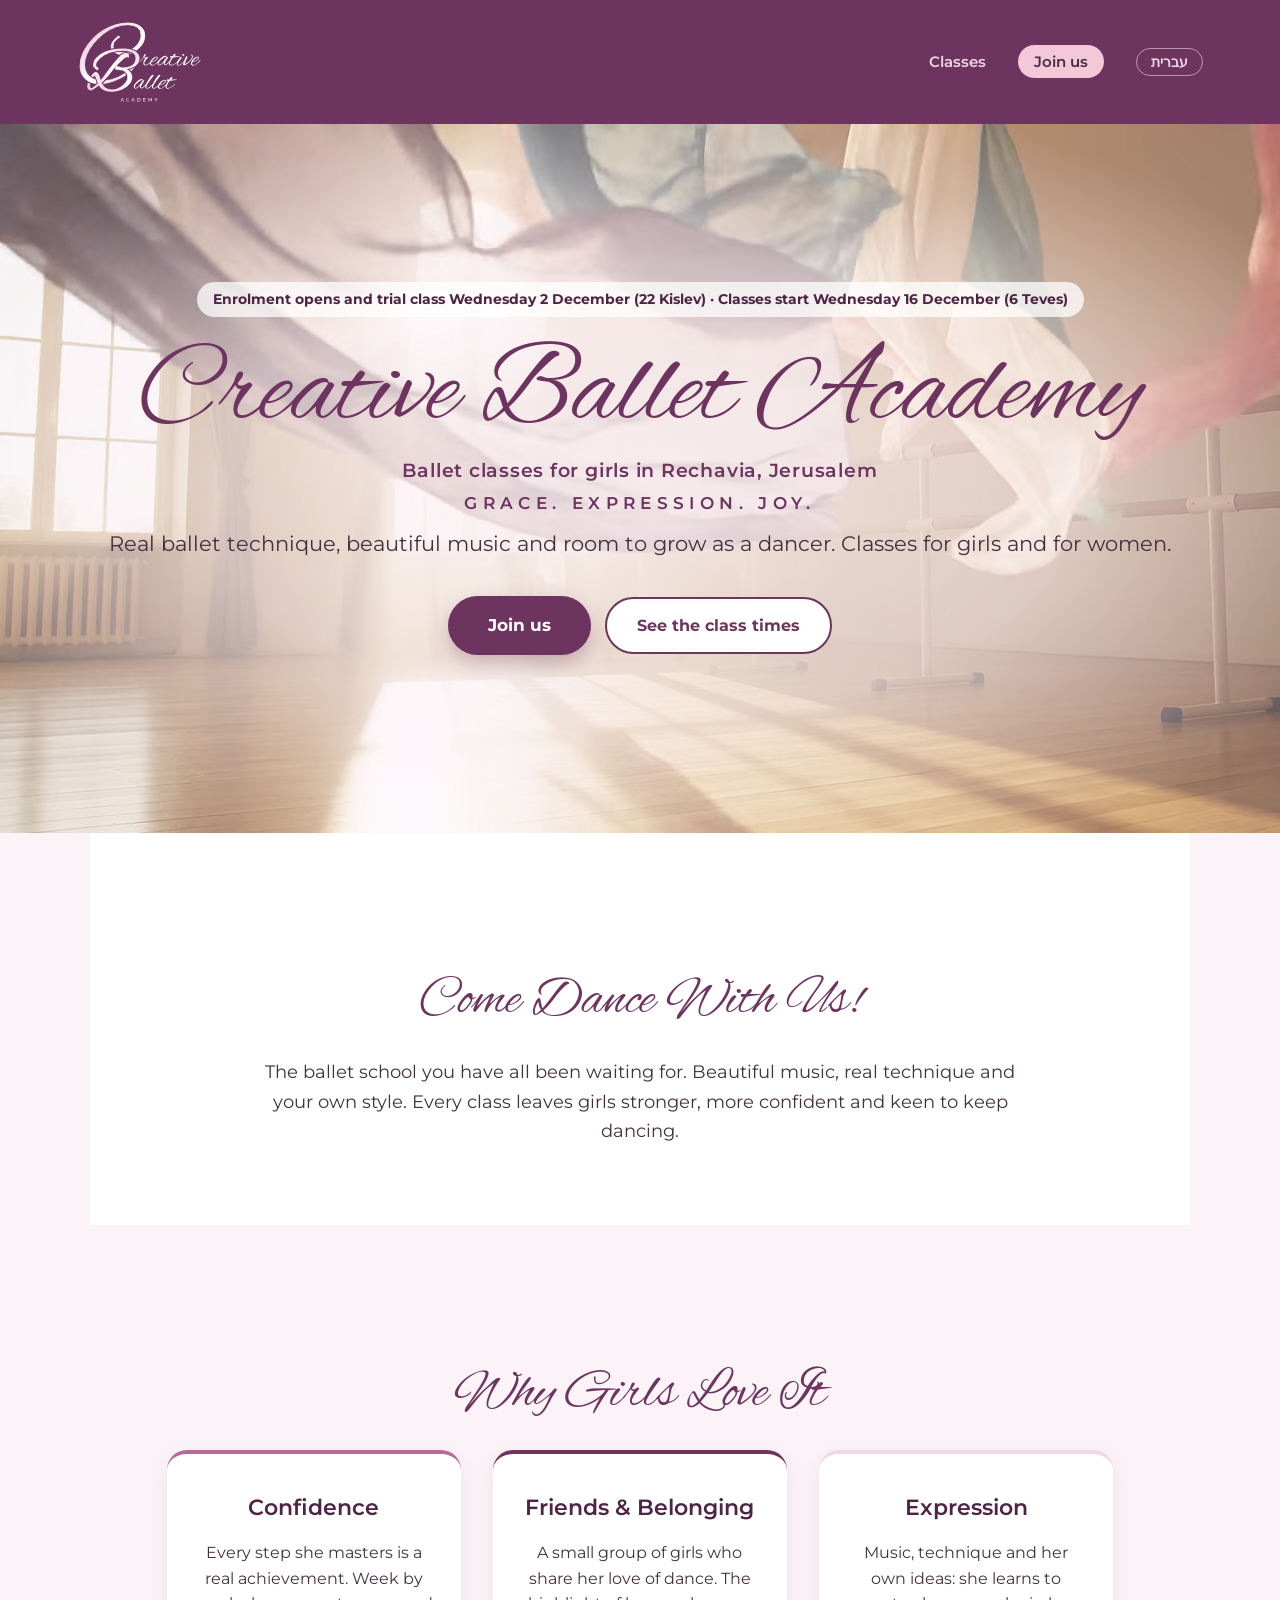
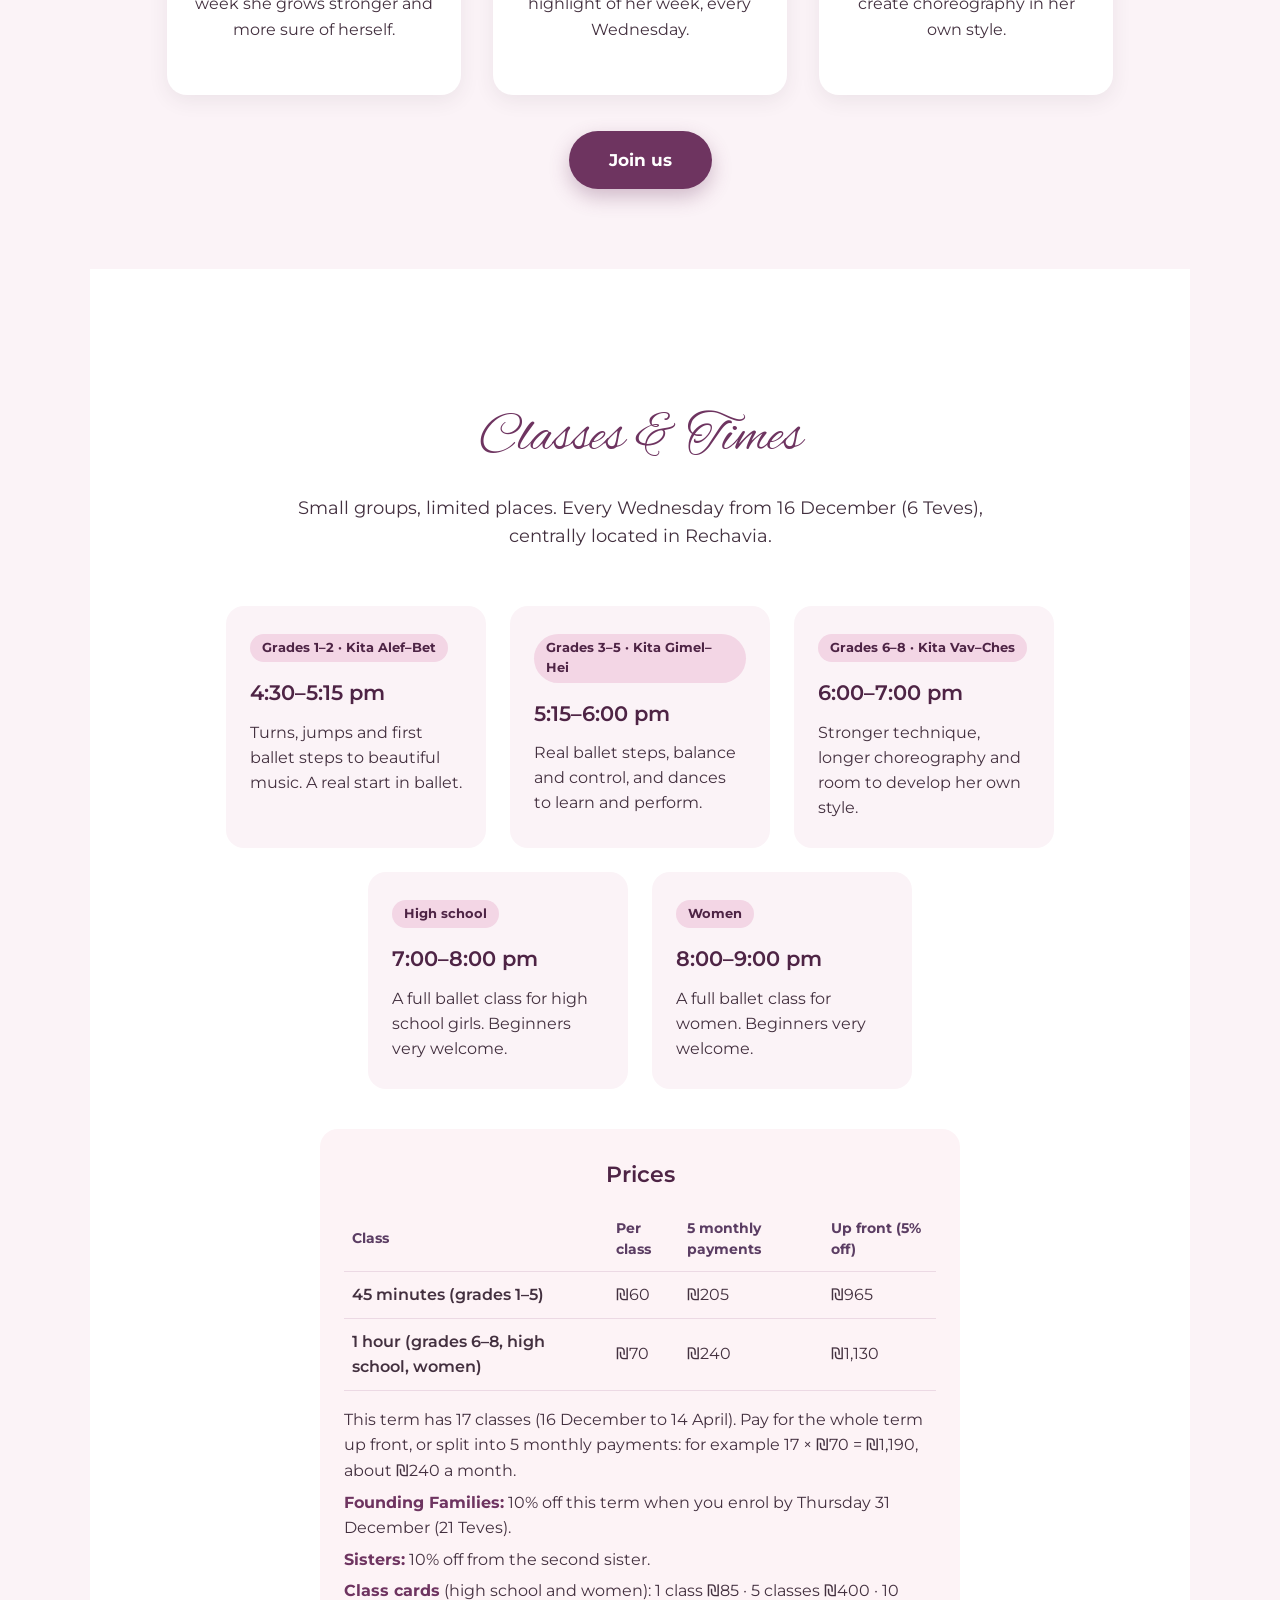
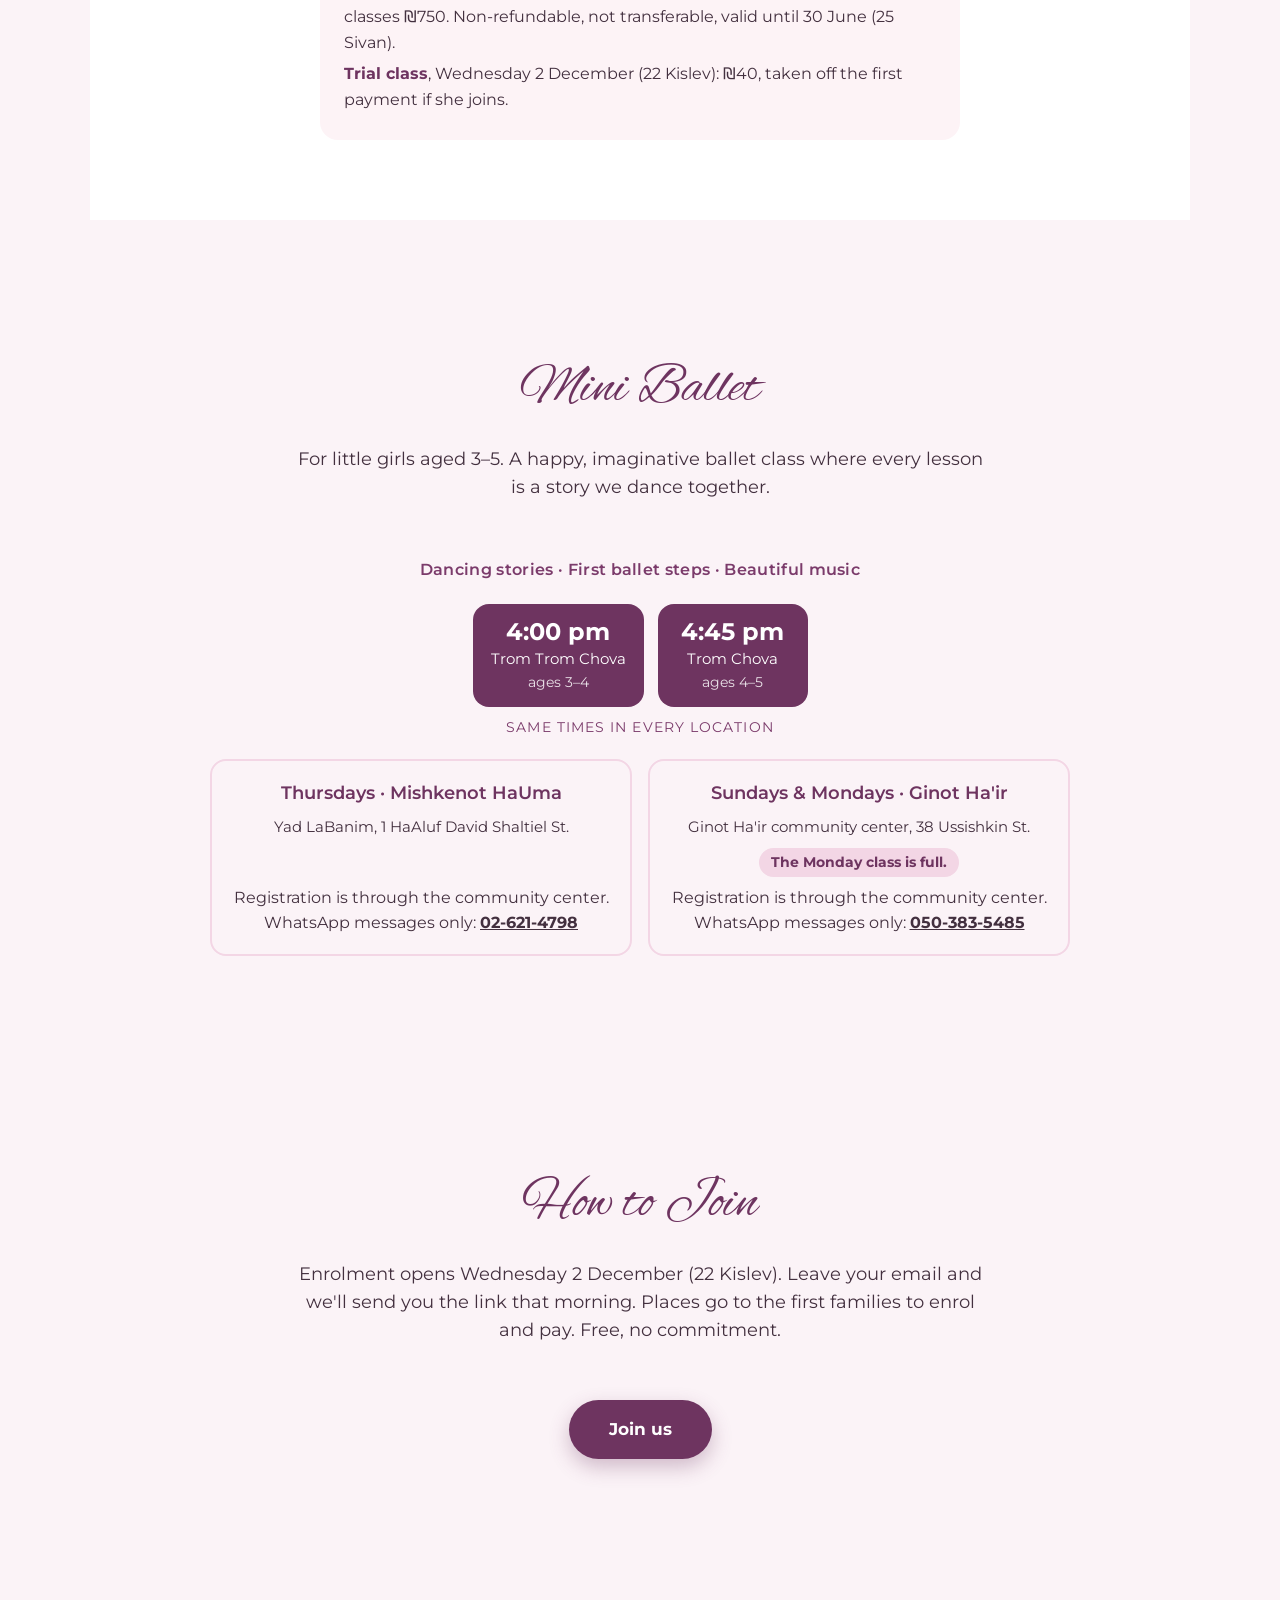
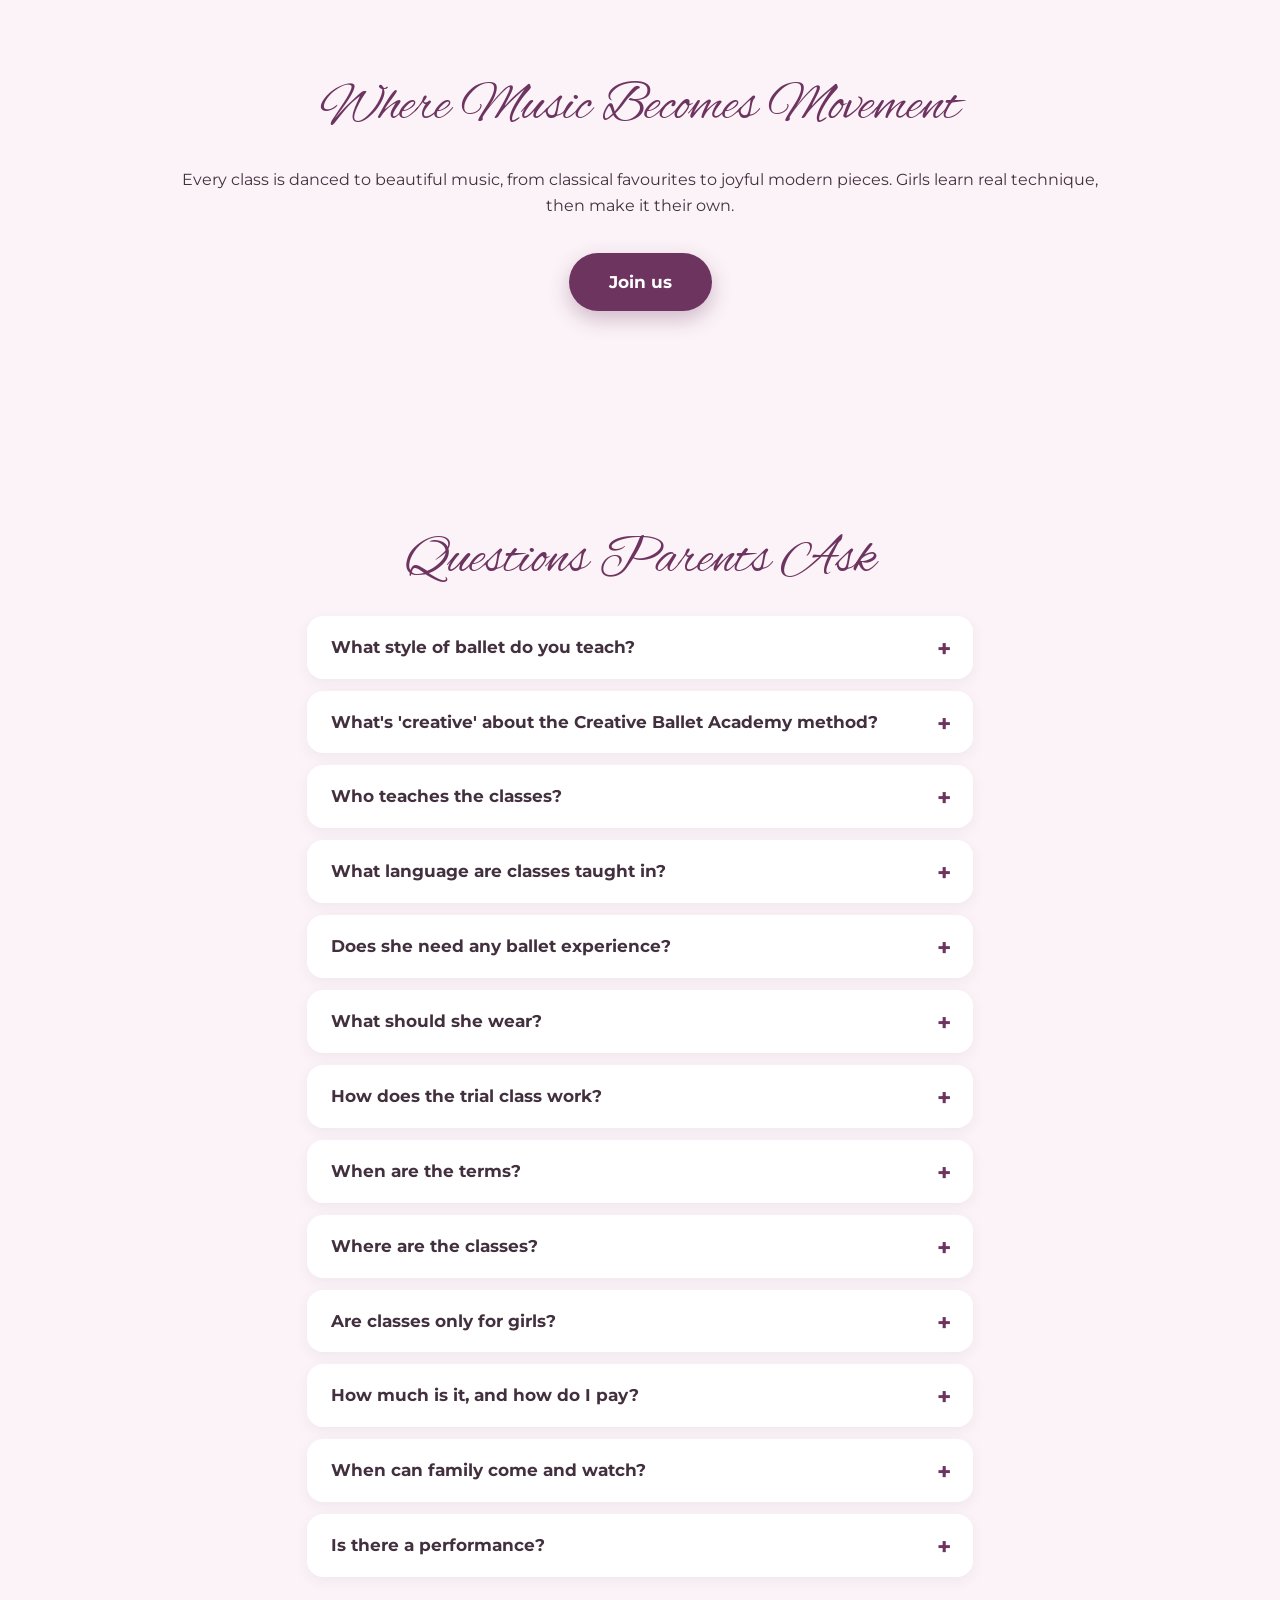
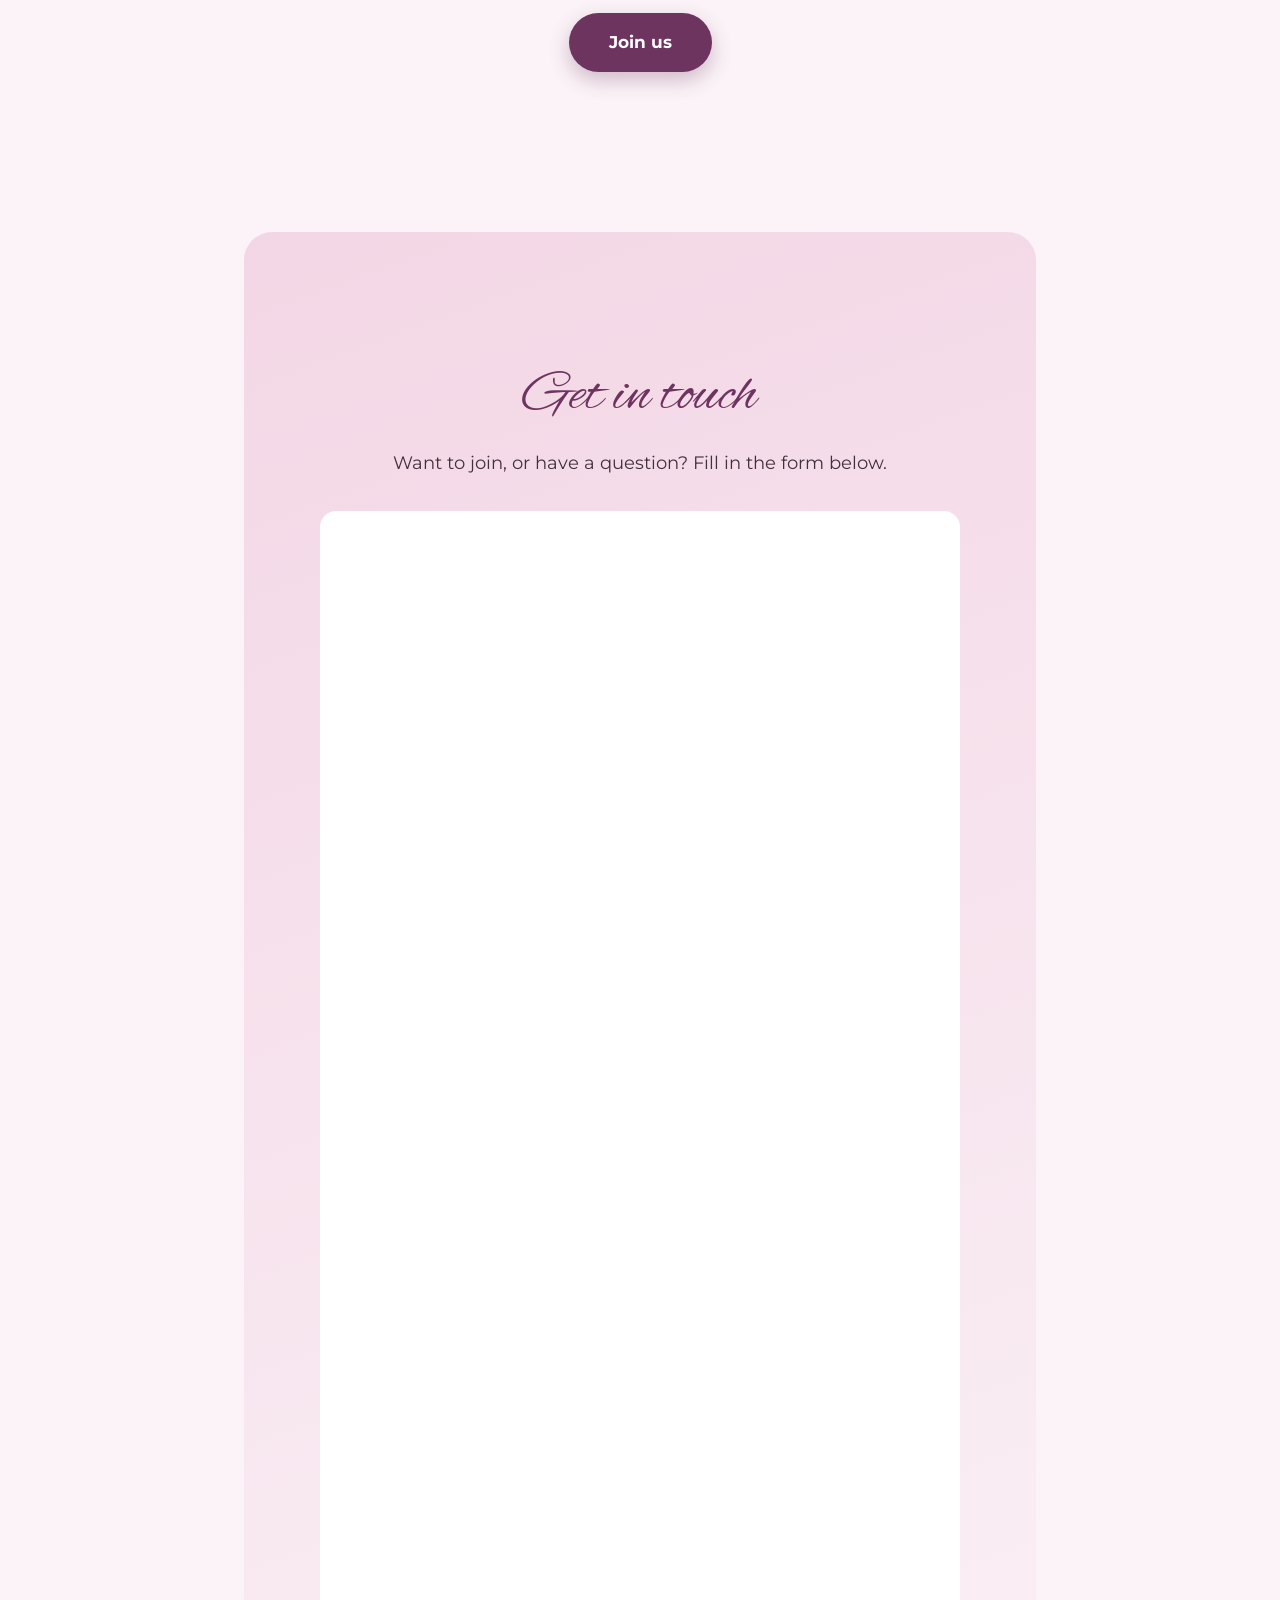
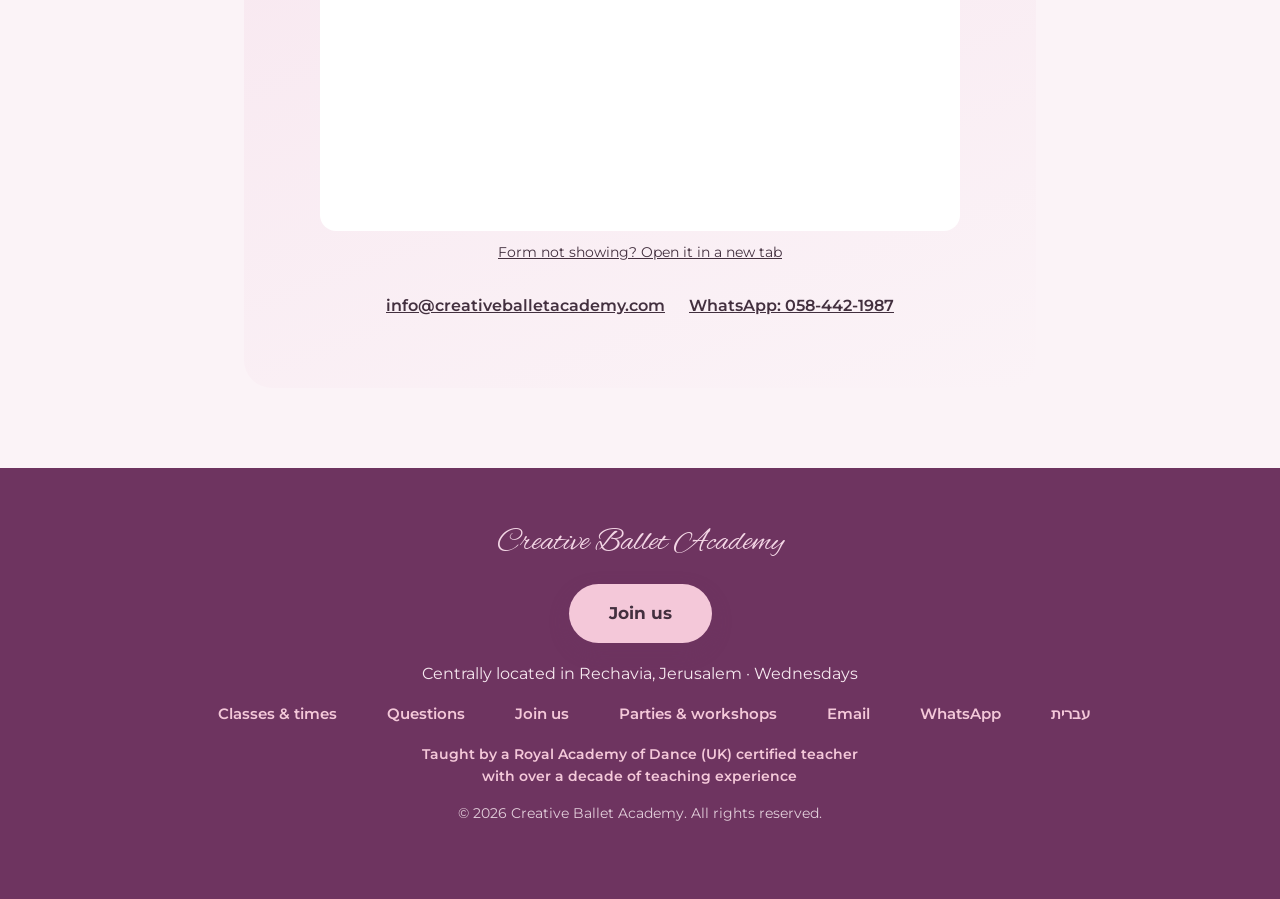
<file: index.html>
<!DOCTYPE html>
<html lang="en">
<head>
<meta charset="UTF-8">
<meta name="viewport" content="width=device-width, initial-scale=1.0">
<title>Ballet Classes for Girls in Jerusalem | Creative Ballet Academy</title>
<meta name="description" content="Ballet classes for girls in Rechavia, Jerusalem. Small Wednesday groups for grades 1–8, high school and women. Trial class Wed 2 Dec (22 Kislev), term starts 16 Dec (6 Teves).">

<!-- Open Graph -->
<meta property="og:title" content="Creative Ballet Academy — Ballet Classes for Girls in Jerusalem">
<meta property="og:description" content="Ballet classes for girls in Rechavia, Jerusalem. Small Wednesday groups for grades 1–8, high school and women. Trial class Wed 2 Dec (22 Kislev), term starts 16 Dec (6 Teves).">
<meta property="og:type" content="website">
<meta property="og:url" content="https://creativeballetacademy.com/">
<meta property="og:image" content="https://creativeballetacademy.com/assets/og-image.jpg">
<meta property="og:image:width" content="1200">
<meta property="og:image:height" content="630">
<meta property="og:image:alt" content="Creative Ballet Academy logo: Grace. Expression. Joy.">
<meta name="twitter:card" content="summary_large_image">
<meta property="og:locale" content="en_IL">
<meta property="og:locale:alternate" content="he_IL">

<!-- hreflang -->
<link rel="canonical" href="https://creativeballetacademy.com/">
<link rel="alternate" hreflang="en" href="https://creativeballetacademy.com/">
<link rel="alternate" hreflang="he" href="https://creativeballetacademy.com/he/">
<link rel="alternate" hreflang="x-default" href="https://creativeballetacademy.com/">

<!-- Structured Data -->
<script type="application/ld+json">
{
  "@context": "https://schema.org",
  "@type": [
    "DanceSchool",
    "EducationalOrganization"
  ],
  "@id": "https://creativeballetacademy.com/#school",
  "name": "Creative Ballet Academy",
  "alternateName": [
    "Creative Ballet Academy – בלט יצירתי בירושלים"
  ],
  "description": "Ballet classes for girls in Rechavia, Jerusalem: small Wednesday groups for grades 1–2, 3–5, 6–8, high school and women, taught by an RAD-certified teacher.",
  "url": "https://creativeballetacademy.com/",
  "inLanguage": "en",
  "email": "info@creativeballetacademy.com",
  "image": "https://creativeballetacademy.com/assets/og-image.jpg",
  "logo": "https://creativeballetacademy.com/assets/logo-favicon.png",
  "priceRange": "₪54–₪85",
  "currenciesAccepted": "ILS",
  "paymentAccepted": "Cash, Bit, Bank transfer",
  "address": {
    "@type": "PostalAddress",
    "addressLocality": "Jerusalem",
    "addressRegion": "Jerusalem District",
    "addressCountry": "IL"
  },
  "geo": {
    "@type": "GeoCoordinates",
    "latitude": 31.77,
    "longitude": 35.21
  },
  "areaServed": [
    {
      "@type": "Place",
      "name": "Rechavia, Jerusalem"
    },
    {
      "@type": "Place",
      "name": "Shaarei Chesed, Jerusalem"
    },
    {
      "@type": "Place",
      "name": "Nachlaot, Jerusalem"
    },
    {
      "@type": "Place",
      "name": "Talbiya, Jerusalem"
    },
    {
      "@type": "Place",
      "name": "Jerusalem"
    }
  ],
  "openingHoursSpecification": [
    {
      "@type": "OpeningHoursSpecification",
      "dayOfWeek": "https://schema.org/Wednesday",
      "opens": "16:30",
      "closes": "21:00"
    }
  ],
  "knowsLanguage": [
    "he",
    "en"
  ],
  "hasOfferCatalog": {
    "@type": "OfferCatalog",
    "name": "Ballet classes",
    "itemListElement": [
      {
        "@type": "Offer",
        "price": "60",
        "priceCurrency": "ILS",
        "description": "per class",
        "itemOffered": {
          "@type": "Course",
          "name": "Grades 1–2 (Kita Alef–Bet) ballet",
          "description": "Weekly Wednesday ballet class in Rechavia, Jerusalem.",
          "provider": {
            "@id": "https://creativeballetacademy.com/#school"
          }
        }
      },
      {
        "@type": "Offer",
        "price": "60",
        "priceCurrency": "ILS",
        "description": "per class",
        "itemOffered": {
          "@type": "Course",
          "name": "Grades 3–5 (Kita Gimel–Hei) ballet, RAD Grade 2",
          "description": "Weekly Wednesday ballet class in Rechavia, Jerusalem.",
          "provider": {
            "@id": "https://creativeballetacademy.com/#school"
          }
        }
      },
      {
        "@type": "Offer",
        "price": "70",
        "priceCurrency": "ILS",
        "description": "per class",
        "itemOffered": {
          "@type": "Course",
          "name": "Grades 6–8 (Kita Vav–Chet) ballet, RAD Grade 3",
          "description": "Weekly Wednesday ballet class in Rechavia, Jerusalem.",
          "provider": {
            "@id": "https://creativeballetacademy.com/#school"
          }
        }
      },
      {
        "@type": "Offer",
        "price": "70",
        "priceCurrency": "ILS",
        "description": "per class",
        "itemOffered": {
          "@type": "Course",
          "name": "High school ballet",
          "description": "Weekly Wednesday ballet class in Rechavia, Jerusalem.",
          "provider": {
            "@id": "https://creativeballetacademy.com/#school"
          }
        }
      },
      {
        "@type": "Offer",
        "price": "70",
        "priceCurrency": "ILS",
        "description": "per class",
        "itemOffered": {
          "@type": "Course",
          "name": "Women's ballet",
          "description": "Weekly Wednesday ballet class in Rechavia, Jerusalem.",
          "provider": {
            "@id": "https://creativeballetacademy.com/#school"
          }
        }
      }
    ]
  }
}
</script>

<script type="application/ld+json">
{
 "@context": "https://schema.org",
 "@type": "FAQPage",
 "mainEntity": [
  {
   "@type": "Question",
   "name": "What style of ballet do you teach?",
   "acceptedAnswer": {
    "@type": "Answer",
    "text": "We teach the Royal Academy of Dance (RAD) syllabus, which builds strong technique to gorgeous music. We add creative work to suit her age: stories for the youngest, then guided improvisation and creative dance, based on the 16 Creative Movement Concepts."
   }
  },
  {
   "@type": "Question",
   "name": "What's 'creative' about the Creative Ballet Academy method?",
   "acceptedAnswer": {
    "@type": "Answer",
    "text": "We work through the Creative Movement Concepts, exploring movement and self-expression through improvisation. Every class, for every age, includes time for the girls' own improvisation."
   }
  },
  {
   "@type": "Question",
   "name": "Who teaches the classes?",
   "acceptedAnswer": {
    "@type": "Answer",
    "text": "Classes are taught by an RAD-certified ballet teacher with over 10 years' experience."
   }
  },
  {
   "@type": "Question",
   "name": "What language are classes taught in?",
   "acceptedAnswer": {
    "@type": "Answer",
    "text": "Usually Hebrew, unless everyone in the group understands English."
   }
  },
  {
   "@type": "Question",
   "name": "Does she need any ballet experience?",
   "acceptedAnswer": {
    "@type": "Answer",
    "text": "No. Every class welcomes beginners, and we teach each girl from where she is."
   }
  },
  {
   "@type": "Question",
   "name": "What should she wear?",
   "acceptedAnswer": {
    "@type": "Answer",
    "text": "Comfortable clothes she can move in. Essential: tights, leggings or shorts; hair tied back; ballet shoes (preferred), non-slip socks or bare feet. Also: a ballet skirt, or any flared knee-length skirt (not long); a long-sleeved leotard (optional)."
   }
  },
  {
   "@type": "Question",
   "name": "How does the trial class work?",
   "acceptedAnswer": {
    "@type": "Answer",
    "text": "Wednesday 2 December (22 Kislev), at her regular class time. It costs ₪40, taken off the first payment if she joins. Choose “Yes” for the trial class in the form below."
   }
  },
  {
   "@type": "Question",
   "name": "When are the terms?",
   "acceptedAnswer": {
    "@type": "Answer",
    "text": "Every Wednesday from 16 December (6 Teves), right after Chanuka, until 14 April (7 Nissan), just before Pesach. No class on Purim (Wednesday 24 March / 15 Adar II). A second term is planned after Pesach, into the summer."
   }
  },
  {
   "@type": "Question",
   "name": "Where are the classes?",
   "acceptedAnswer": {
    "@type": "Answer",
    "text": "Wednesday classes are centrally located in Rechavia, Jerusalem. We email the exact address when you enrol. Mini Ballet (ages 3–5) is at Mishkenot HaUma and Ginot Ha'ir: see Mini Ballet above."
   }
  },
  {
   "@type": "Question",
   "name": "Are classes only for girls?",
   "acceptedAnswer": {
    "@type": "Answer",
    "text": "Yes. All our classes are for girls, with evening classes for high school girls and for women."
   }
  },
  {
   "@type": "Question",
   "name": "How much is it, and how do I pay?",
   "acceptedAnswer": {
    "@type": "Answer",
    "text": "₪60 or ₪70 a class (see prices above). Pay for the term up front with 5% off, or in 5 monthly payments before the first class of each month, by cash, Bit or bank transfer."
   }
  },
  {
   "@type": "Question",
   "name": "When can family come and watch?",
   "acceptedAnswer": {
    "@type": "Answer",
    "text": "At the last class before Pesach, Wednesday 14 April (7 Nissan). It's a presentation class: girls invite family and friends (women and girls only), and we plan to give each girl a certificate."
   }
  },
  {
   "@type": "Question",
   "name": "Is there a performance?",
   "acceptedAnswer": {
    "@type": "Answer",
    "text": "Not yet. We hope to put one on after Pesach, before the summer. Stay tuned."
   }
  }
 ]
}
</script>
<link rel="icon" type="image/svg+xml" href="/assets/icon.svg?v=3">
<link rel="icon" href="/favicon.ico?v=3" sizes="any">
<link rel="icon" type="image/png" sizes="32x32" href="/assets/favicon-32.png?v=3">
<link rel="icon" type="image/png" sizes="192x192" href="/assets/icon-192.png?v=2">
<link rel="apple-touch-icon" href="/assets/apple-touch-icon.png?v=2">
<link rel="manifest" href="/site.webmanifest">
<meta name="theme-color" content="#6E3460">
<link href="/assets/fonts/fonts-brand.css" rel="stylesheet">
<style>
  :root {
    --sky-blue: #A4C8E1;
    --misty-white: #FDF3F6;
    --petal-pink: #F4C8D9;
    --lavender: #E0C3E8;
    --mint: #A5E1DA;
    --lilac: #D6C6E9;
    --text-dark: #43303F;
    --text-body: #5A4E5C;
  }

  * { box-sizing: border-box; }

  html { scroll-behavior: smooth; }

  body {
    margin: 0;
    font-family: 'Montserrat', sans-serif;
    color: var(--text-body);
    background: var(--misty-white);
    line-height: 1.6;
  }

  a { color: inherit; }

  .skip-link {
    position: absolute;
    left: -9999px;
    top: 0;
    background: #fff;
    color: var(--text-dark);
    padding: 12px 20px;
    z-index: 1000;
    border-radius: 0 0 8px 0;
  }
  .skip-link:focus { left: 0; }

  header {
    display: flex;
    align-items: center;
    justify-content: space-between;
    padding: 20px 6vw;
    background: var(--text-dark);
    position: sticky;
    top: 0;
    z-index: 100;
  }

  .brand {
    display: flex;
    align-items: center;
    gap: 14px;
    text-decoration: none;
  }

  .brand img {
    height: 48px;
    width: auto;
  }

  .brand-name {
    font-family: 'Alex Brush', cursive;
    font-weight: 400;
    font-size: 2rem;
    color: #f4c8d9;
    line-height: 1;
  }

  nav a {
    text-decoration: none;
    color: #f4c8d9;
    font-weight: 600;
    margin-left: 28px;
    font-size: 0.95rem;
  }
  nav a:hover, nav a:focus { color: #fff; }

  .lang-switch {
    margin-left: 28px;
    padding: 5px 14px;
    border: 1px solid rgba(244,198,217,0.6);
    border-radius: 999px;
    font-size: 0.85rem !important;
  }
  .lang-switch:hover, .lang-switch:focus {
    border-color: #fff;
    background: rgba(255,255,255,0.08);
  }

  .hero {
    position: relative;
    text-align: center;
    padding: 158px 6vw 178px;
    background-image: linear-gradient(160deg, rgba(164,200,225,0.55) 0%, rgba(240,244,248,0.72) 55%, rgba(244,200,217,0.6) 100%);
    background-size: cover;
    background-position: center 30%;
    overflow: hidden;
    max-width: none;
    width: 100%;
    margin: 0;
  }

  .hero h1 {
    font-family: 'Alex Brush', cursive;
    font-weight: 400;
    font-size: clamp(3.6rem, 10vw, 7rem);
    color: var(--text-dark);
    margin: 0 0 6px;
    line-height: 1;
    text-shadow: 0 2px 18px rgba(255,255,255,0.7);
  }

  .hero .tagline {
    font-family: 'Montserrat', sans-serif;
    font-style: italic;
    font-weight: 600;
    font-size: clamp(1.4rem, 3vw, 2rem);
    color: var(--text-dark);
    margin: 0 0 10px;
    text-shadow: 0 1px 12px rgba(255,255,255,0.6);
  }

  .hero .subhead {
    font-family: 'Montserrat', sans-serif;
    font-style: italic;
    font-size: clamp(1.2rem, 2.5vw, 1.6rem);
    color: #33475a;
    margin: 0 0 36px;
    text-shadow: 0 1px 10px rgba(255,255,255,0.6);
  }

  .join-section .cta-section {
    text-align: center;
  }

  .contact-form {
    display: grid;
    grid-template-columns: repeat(2, 1fr);
    gap: 20px;
    max-width: 640px;
    margin: 36px auto 0;
    text-align: left;
  }

  .form-row-full {
    grid-column: 1 / -1;
  }

  .contact-form label {
    display: block;
    font-weight: 600;
    color: var(--text-dark);
    margin-bottom: 6px;
    font-size: 0.95rem;
  }

  .contact-form input,
  .contact-form textarea {
    width: 100%;
    padding: 12px 14px;
    border-radius: 10px;
    border: 1px solid #d9c3d3;
    font-family: 'Montserrat', sans-serif;
    font-size: 1rem;
    background: #fff;
    color: var(--text-dark);
  }

  .contact-form input:focus,
  .contact-form textarea:focus {
    outline: 3px solid var(--petal-pink);
    outline-offset: 1px;
  }

  .contact-submit {
    grid-column: 1 / -1;
    border: none;
    cursor: pointer;
    justify-self: center;
    margin-top: 6px;
  }

  @media (max-width: 600px) {
    .contact-form { grid-template-columns: 1fr; }
  }

  .hero-cta {
    display: inline-block;
    background: #6E3460;
    color: #fff;
    text-decoration: none;
    font-weight: 700;
    padding: 16px 40px;
    border-radius: 999px;
    font-size: 1.05rem;
    box-shadow: 0 8px 20px rgba(138,74,118,0.35);
    transition: transform 0.2s ease, box-shadow 0.2s ease;
  }
  .hero-cta:hover, .hero-cta:focus {
    transform: translateY(-2px);
    box-shadow: 0 10px 26px rgba(138,74,118,0.45);
    background: #7a3f68;
  }

  section {
    padding: 80px 6vw;
    max-width: 1100px;
    margin: 0 auto;
  }

  h2 {
    font-family: 'Montserrat', sans-serif;
    font-weight: 700;
    color: var(--text-dark);
    text-align: center;
    font-size: clamp(1.8rem, 4vw, 2.6rem);
    margin-bottom: 12px;
  }

  .section-intro {
    text-align: center;
    max-width: 700px;
    margin: 0 auto 56px;
    font-size: 1.1rem;
  }

  .welcome {
    text-align: center;
    background: #fff;
  }
  .welcome p {
    max-width: 750px;
    margin: 0 auto;
    font-size: 1.15rem;
  }

  .why-grid {
    display: grid;
    grid-template-columns: repeat(auto-fit, minmax(260px, 1fr));
    gap: 32px;
  }

  .why-card {
    background: #fff;
    border-radius: 20px;
    padding: 36px 28px;
    text-align: center;
    box-shadow: 0 6px 20px rgba(74,59,77,0.08);
    border-top: 4px solid var(--lavender);
  }
  .why-card:nth-child(2) { border-top-color: var(--petal-pink); }
  .why-card:nth-child(3) { border-top-color: var(--mint); }

  .why-card h3 {
    font-family: 'Montserrat', sans-serif;
    color: var(--text-dark);
    font-size: 1.35rem;
    margin: 0 0 14px;
  }

  .programs {
    background: #fff;
  }

  .program-list {
    display: grid;
    grid-template-columns: repeat(auto-fit, minmax(230px, 1fr));
    gap: 26px;
    list-style: none;
    padding: 0;
    margin: 0;
  }

  .program-card {
    background: var(--misty-white);
    border-radius: 18px;
    padding: 28px 24px;
  }

  .program-card .age {
    display: inline-block;
    background: var(--lilac);
    color: #5b3d63;
    font-size: 0.8rem;
    font-weight: 700;
    padding: 4px 12px;
    border-radius: 999px;
    margin-bottom: 14px;
  }

  .program-card h3 {
    font-family: 'Montserrat', sans-serif;
    color: var(--text-dark);
    font-size: 1.3rem;
    margin: 0 0 10px;
  }

  .program-card p {
    margin: 0;
    font-size: 0.98rem;
  }

  .cta-section {
    text-align: center;
    background: linear-gradient(160deg, var(--lavender) 0%, var(--sky-blue) 100%);
    border-radius: 28px;
    margin: 0 6vw 0;
    max-width: 1100px;
    padding: 70px 6vw;
  }

  .cta-section h2 {
    font-family: 'Alex Brush', cursive;
    font-weight: 400;
    font-size: clamp(2.4rem, 6vw, 3.6rem);
    margin-bottom: 6px;
  }

  .cta-section p {
    font-size: 1.15rem;
    max-width: 550px;
    margin: 0 auto 34px;
    color: #3f2f47;
  }

  footer {
    text-align: center;
    padding: 50px 6vw 60px;
    background: var(--text-dark);
    color: #f0e6f2;
  }

  footer .footer-tagline {
    font-family: 'Alex Brush', cursive;
    font-size: 2rem;
    margin: 0 0 14px;
    color: #f4c8d9;
  }

  footer .footer-meta {
    font-size: 0.9rem;
    opacity: 0.85;
  }

  @media (max-width: 640px) {
    header { padding: 16px 5vw; }
    nav a { margin-left: 16px; font-size: 0.85rem; }
    section { padding: 60px 5vw; }
  }
</style>
<link href="/assets/site.css" rel="stylesheet">
<link href="/assets/brand.css" rel="stylesheet">
<link href="/assets/hero-video.css?v=20261122v" rel="stylesheet">
</head>
<body>

<a class="skip-link" href="#main-content">Skip to main content</a>

<header>
  <a class="brand" href="/" aria-label="Creative Ballet Academy home">
    <img class="brand-logo" src="/assets/logo-white.svg" alt="Creative Ballet Academy" width="127" height="84">
  </a>
  <nav aria-label="Primary navigation">
    <a href="#programs" class="nav-hide-mobile">Classes</a>
    <a href="#join" class="nav-cta">Join us</a>
    <a href="/he/" class="lang-switch" id="lang-switch" lang="he" hreflang="he">עברית</a>
  </nav>
</header>

<main id="main-content">

  <section class="hero" id="top">
    <div class="hero-media" aria-hidden="true">
      <video class="hero-video" autoplay muted loop playsinline disablepictureinpicture preload="metadata" poster="/assets/video/studio-scarves.jpg" data-autoplay>
        <source src="/assets/video/studio-scarves-phone.mp4" type="video/mp4" media="(max-width: 700px)">
        <source src="/assets/video/studio-scarves.mp4" type="video/mp4">
        <source src="/assets/video/studio-scarves.webm" type="video/webm">
      </video>
    </div>
    <p class="hero-badge">Enrolment opens and trial class Wednesday 2 December (22 Kislev) · Classes start Wednesday 16 December (6 Teves)</p>
    <h1><span class="h1-brand">Creative Ballet Academy</span><span class="h1-keywords">Ballet classes for girls in Rechavia, Jerusalem</span></h1>
    <p class="tagline">Grace. Expression. Joy.</p>
    <p class="subhead">Real ballet technique, beautiful music and room to grow as a dancer. Classes for girls and for women.</p>
    <div class="hero-actions">
      <a class="hero-cta" href="#join">Join us</a>
      <a class="btn-outline" href="#programs">See the class times</a>
    </div>
  </section>

  <section class="welcome" aria-labelledby="welcome-heading">
    <h2 id="welcome-heading">Come Dance With Us!</h2>
    <p>The ballet school you have all been waiting for. Beautiful music, real technique and your own style. Every class leaves girls stronger, more confident and keen to keep dancing.</p>
  </section>

  <section class="why" id="why" aria-labelledby="why-heading">
    <h2 id="why-heading">Why Girls Love It</h2>
    <div class="why-grid">
      <div class="why-card">
        <h3>Confidence</h3>
        <p>Every step she masters is a real achievement. Week by week she grows stronger and more sure of herself.</p>
      </div>
      <div class="why-card">
        <h3>Friends &amp; Belonging</h3>
        <p>A small group of girls who share her love of dance. The highlight of her week, every Wednesday.</p>
      </div>
      <div class="why-card">
        <h3>Expression</h3>
        <p>Music, technique and her own ideas: she learns to create choreography in her own style.</p>
      </div>
    </div>
    <div class="cta-strip">
      <a class="hero-cta" href="#join">Join us</a>
    </div>
  </section>

  <section class="programs" id="programs" aria-labelledby="programs-heading">
    <h2 id="programs-heading">Classes &amp; Times</h2>
    <p class="section-intro">Small groups, limited places. Every Wednesday from 16 December (6 Teves), centrally located in Rechavia.</p>
    <ul class="program-list">
      <li class="program-card">
        <span class="age">Grades 1–2 · Kita Alef–Bet</span>
        <h3>4:30–5:15 pm</h3>
        <p>Turns, jumps and first ballet steps to beautiful music. A real start in ballet.</p>
      </li>
      <li class="program-card">
        <span class="age">Grades 3–5 · Kita Gimel–Hei</span>
        <h3>5:15–6:00 pm</h3>
        <p>Real ballet steps, balance and control, and dances to learn and perform.</p>
      </li>
      <li class="program-card">
        <span class="age">Grades 6–8 · Kita Vav–Ches</span>
        <h3>6:00–7:00 pm</h3>
        <p>Stronger technique, longer choreography and room to develop her own style.</p>
      </li>
      <li class="program-card">
        <span class="age">High school</span>
        <h3>7:00–8:00 pm</h3>
        <p>A full ballet class for high school girls. Beginners very welcome.</p>
      </li>
      <li class="program-card">
        <span class="age">Women</span>
        <h3>8:00–9:00 pm</h3>
        <p>A full ballet class for women. Beginners very welcome.</p>
      </li>
    </ul>
    <div class="prices" aria-labelledby="prices-heading">
      <h3 id="prices-heading">Prices</h3>
      <table>
        <thead><tr><th scope="col">Class</th><th scope="col">Per class</th><th scope="col">5 monthly payments</th><th scope="col">Up front (5% off)</th></tr></thead>
        <tbody>
          <tr><th scope="row">45 minutes (grades 1–5)</th><td>₪60</td><td>₪205</td><td>₪965</td></tr>
          <tr><th scope="row">1 hour (grades 6–8, high school, women)</th><td>₪70</td><td>₪240</td><td>₪1,130</td></tr>
        </tbody>
      </table>
      <p>This term has 17 classes (16 December to 14 April). Pay for the whole term up front, or split into 5 monthly payments: for example 17 × ₪70 = ₪1,190, about ₪240 a month.</p>
      <p><strong>Founding Families:</strong> 10% off this term when you enrol by Thursday 31 December (21 Teves).</p>
      <p><strong>Sisters:</strong> 10% off from the second sister.</p>
      <p><strong>Class cards</strong> (high school and women): 1 class ₪85 · 5 classes ₪400 · 10 classes ₪750. Non-refundable, not transferable, valid until 30 June (25 Sivan).</p>
      <p><strong>Trial class</strong>, Wednesday 2 December (22 Kislev): ₪40, taken off the first payment if she joins.</p>
    </div>
  </section>

  <section class="mini-ballet" id="mini-ballet" aria-labelledby="mini-heading">
    <h2 id="mini-heading">Mini Ballet</h2>
    <p class="section-intro">For little girls aged 3–5. A happy, imaginative ballet class where every lesson is a story we dance together.</p>
    <p class="mini-points">Dancing stories · First ballet steps · Beautiful music</p>
    <div class="mini-times">
      <div class="mini-time"><strong>4:00 pm</strong><span>Trom Trom Chova</span><span>ages&nbsp;3–4</span></div>
      <div class="mini-time"><strong>4:45 pm</strong><span>Trom Chova</span><span>ages&nbsp;4–5</span></div>
    </div>
    <p class="mini-same">Same times in every location</p>
    <div class="mini-places">
      <div class="mini-place">
        <h3>Thursdays · Mishkenot HaUma</h3>
        <p class="mini-where">Yad LaBanim, 1 HaAluf David Shaltiel St.</p>
        <p>Registration is through the community center.<br>WhatsApp messages only: <a href="https://wa.me/97226214798" dir="ltr">02-621-4798</a></p>
      </div>
      <div class="mini-place">
        <h3>Sundays &amp; Mondays · Ginot Ha'ir</h3>
        <p class="mini-where">Ginot Ha'ir community center, 38 Ussishkin St.</p>
        <p class="mini-full">The Monday class is full.</p>
        <p>Registration is through the community center.<br>WhatsApp messages only: <a href="https://wa.me/972503835485" dir="ltr">050-383-5485</a></p>
      </div>
    </div>
  </section>

  <section aria-labelledby="how-heading" style="text-align:center;">
    <h2 id="how-heading">How to Join</h2>
    <p class="section-intro">Enrolment opens Wednesday 2 December (22 Kislev). Leave your email and we'll send you the link that morning. Places go to the first families to enrol and pay. Free, no commitment.</p>
    <a class="hero-cta" href="#join">Join us</a>
  </section>

  <section id="music" aria-labelledby="music-heading" style="text-align:center;">
    <h2 id="music-heading">Where Music Becomes Movement</h2>
    <p>Every class is danced to beautiful music, from classical favourites to joyful modern pieces. Girls learn real technique, then make it their own.</p>
    <a class="hero-cta" href="#join" style="margin-top:18px; display:inline-block;">Join us</a>
  </section>

  <section class="faq" id="faq" aria-labelledby="faq-heading">
    <h2 id="faq-heading">Questions Parents Ask</h2>
    <details class="faq-item">
      <summary>What style of ballet do you teach?</summary>
      <p>We teach the Royal Academy of Dance (RAD) syllabus, which builds strong technique to gorgeous music. We add creative work to suit her age: stories for the youngest, then guided improvisation and creative dance, based on the 16 Creative Movement Concepts.</p>
    </details>
    <details class="faq-item">
      <summary>What's 'creative' about the Creative Ballet Academy method?</summary>
      <p>We work through the Creative Movement Concepts, exploring movement and self-expression through improvisation. Every class, for every age, includes time for the girls' own improvisation.</p>
    </details>
    <details class="faq-item">
      <summary>Who teaches the classes?</summary>
      <p>Classes are taught by an RAD-certified ballet teacher with over 10 years' experience.</p>
    </details>
    <details class="faq-item">
      <summary>What language are classes taught in?</summary>
      <p>Usually Hebrew, unless everyone in the group understands English.</p>
    </details>
    <details class="faq-item">
      <summary>Does she need any ballet experience?</summary>
      <p>No. Every class welcomes beginners, and we teach each girl from where she is.</p>
    </details>
    <details class="faq-item">
      <summary>What should she wear?</summary>
      <p>Comfortable clothes she can move in.</p>
      <p><strong>Essential:</strong></p>
      <ul>
        <li>Tights, leggings or shorts</li>
        <li>Hair tied back</li>
        <li>Ballet shoes (preferred), non-slip socks or bare feet</li>
      </ul>
      <p><strong>Also:</strong></p>
      <ul>
        <li>A ballet skirt, or any flared knee-length skirt (not long)</li>
        <li>A long-sleeved leotard (optional)</li>
      </ul>
    </details>
    <details class="faq-item">
      <summary>How does the trial class work?</summary>
      <p>Wednesday 2 December (22 Kislev), at her regular class time. It costs ₪40, taken off the first payment if she joins. Choose “Yes” for the trial class in the form below.</p>
    </details>
    <details class="faq-item">
      <summary>When are the terms?</summary>
      <p>Every Wednesday from 16 December (6 Teves), right after Chanuka, until 14 April (7 Nissan), just before Pesach. No class on Purim (Wednesday 24 March / 15 Adar II). A second term is planned after Pesach, into the summer.</p>
    </details>
    <details class="faq-item">
      <summary>Where are the classes?</summary>
      <p>Wednesday classes are centrally located in Rechavia, Jerusalem. We email the exact address when you enrol. Mini Ballet (ages 3–5) is at Mishkenot HaUma and Ginot Ha'ir: see Mini Ballet above.</p>
    </details>
    <details class="faq-item">
      <summary>Are classes only for girls?</summary>
      <p>Yes. All our classes are for girls, with evening classes for high school girls and for women.</p>
    </details>
    <details class="faq-item">
      <summary>How much is it, and how do I pay?</summary>
      <p>₪60 or ₪70 a class (see prices above). Pay for the term up front with 5% off, or in 5 monthly payments before the first class of each month, by cash, Bit or bank transfer.</p>
    </details>
    <details class="faq-item">
      <summary>When can family come and watch?</summary>
      <p>At the last class before Pesach, Wednesday 14 April (7 Nissan). It's a presentation class: girls invite family and friends (women and girls only), and we plan to give each girl a certificate.</p>
    </details>
    <details class="faq-item">
      <summary>Is there a performance?</summary>
      <p>Not yet. We hope to put one on after Pesach, before the summer. Stay tuned.</p>
    </details>
    <div class="cta-strip">
      <a class="hero-cta" href="#join">Join us</a>
    </div>
  </section>

  <section id="join" aria-labelledby="cta-heading" class="join-section">
    <div class="cta-section">
      <h2 id="cta-heading">Get in touch</h2>
      <p>Want to join, or have a question? Fill in the form below.</p>
      <div class="opal-form" data-form="classes" data-lang="en" data-title="Creative Ballet Academy – class sign-up form">
        <noscript><a class="hero-cta" href="https://creativeballet.opalswift.com/f/classes?src=website&amp;lang=en">Open the form</a></noscript>
      </div>
      <div class="contact-options">
        <a href="mailto:info@creativeballetacademy.com">info@creativeballetacademy.com</a>
        <a href="https://wa.me/972584421987">WhatsApp: 058-442-1987</a>
      </div>
    </div>
  </section>


</main>

<footer>
  <p class="footer-tagline">Creative Ballet Academy</p>
  <p class="footer-cta"><a class="hero-cta" href="#join">Join us</a></p>
  <p>Centrally located in Rechavia, Jerusalem · Wednesdays</p>
  <nav class="footer-links" aria-label="Footer">
    <a href="#programs">Classes &amp; times</a>
    <a href="#faq">Questions</a>
    <a href="#join">Join us</a>
    <a href="/workshops/">Parties &amp; workshops</a>
    <a href="mailto:info@creativeballetacademy.com">Email</a>
    <a href="https://wa.me/972584421987">WhatsApp</a>
    <a href="/he/" lang="he" hreflang="he">עברית</a>
  </nav>
  <div class="rad-badge">
    <span>Taught by a Royal Academy of Dance (UK) certified teacher with over a decade of teaching experience</span>
  </div>
  <p class="footer-meta">&copy; 2026 Creative Ballet Academy. All rights reserved.</p>
</footer>


<script src="/assets/site.js?v=20261122v" defer></script>

</body>
</html>
</file>
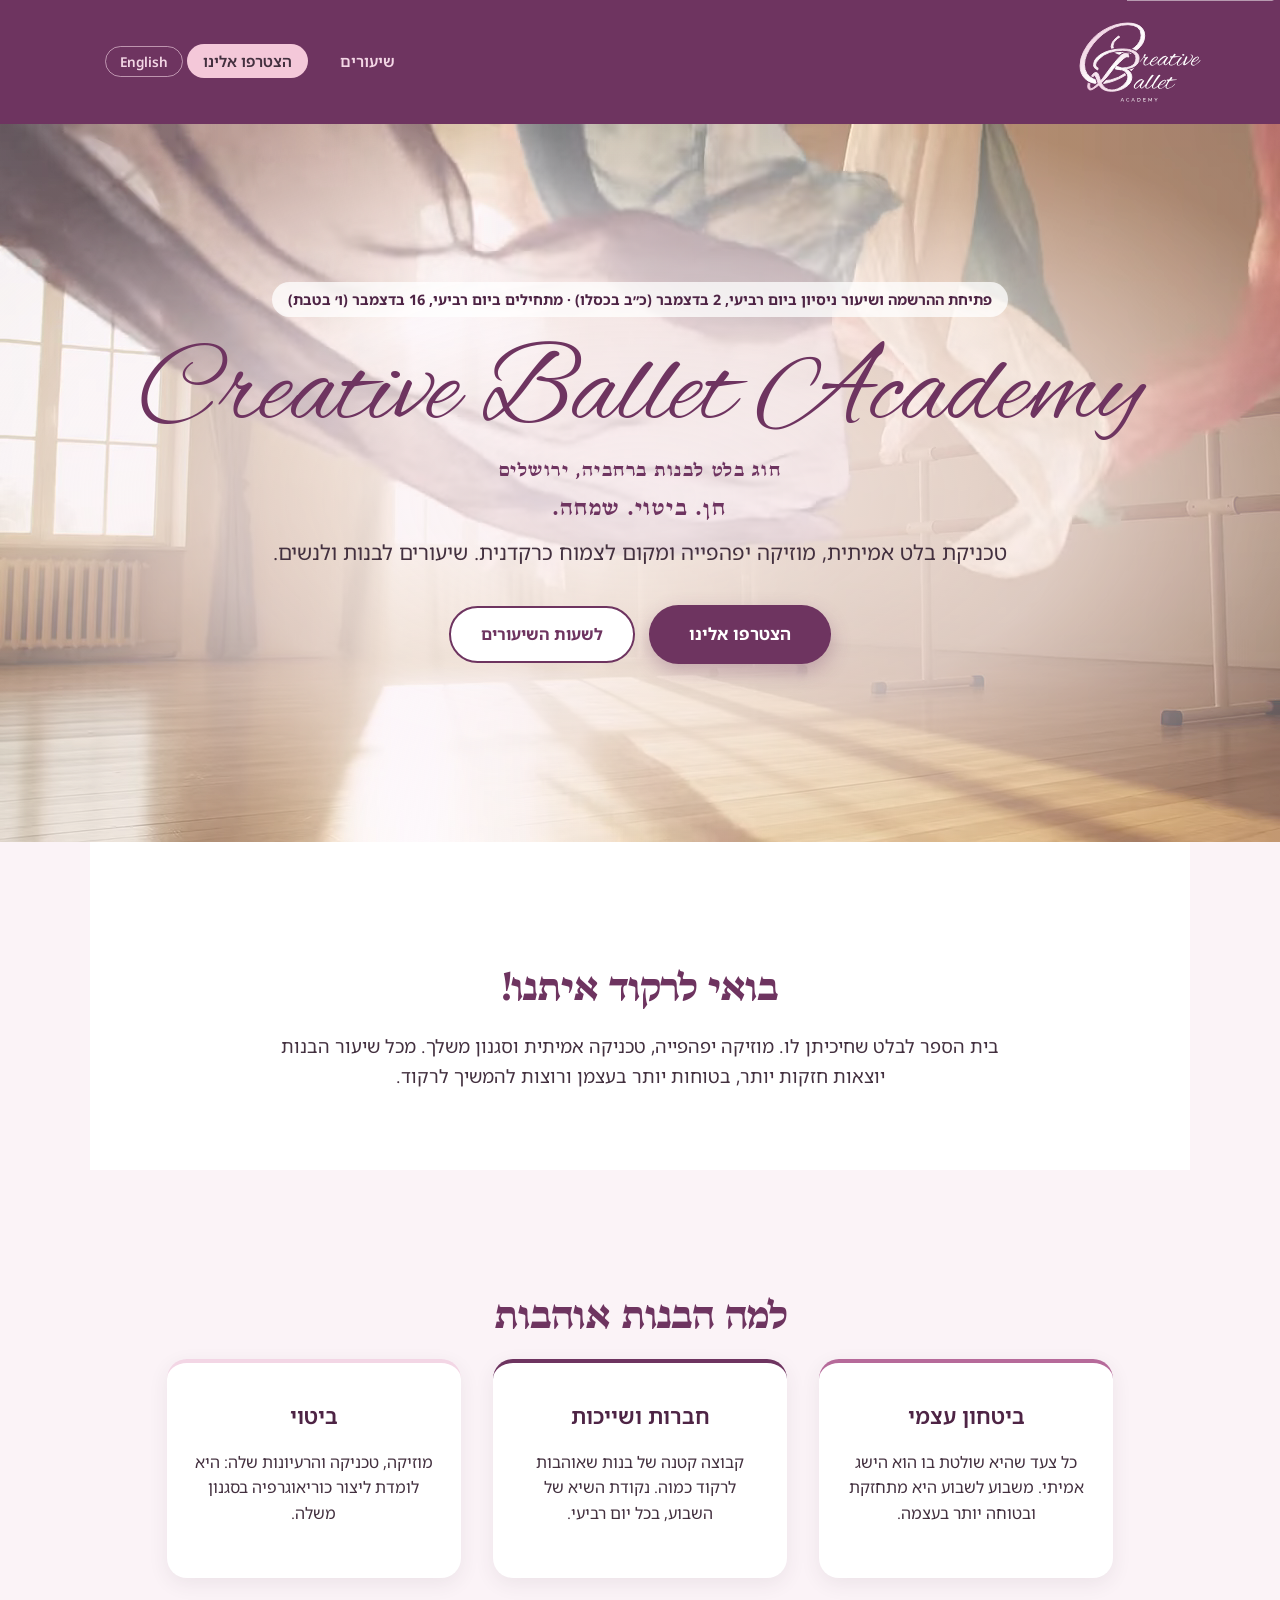
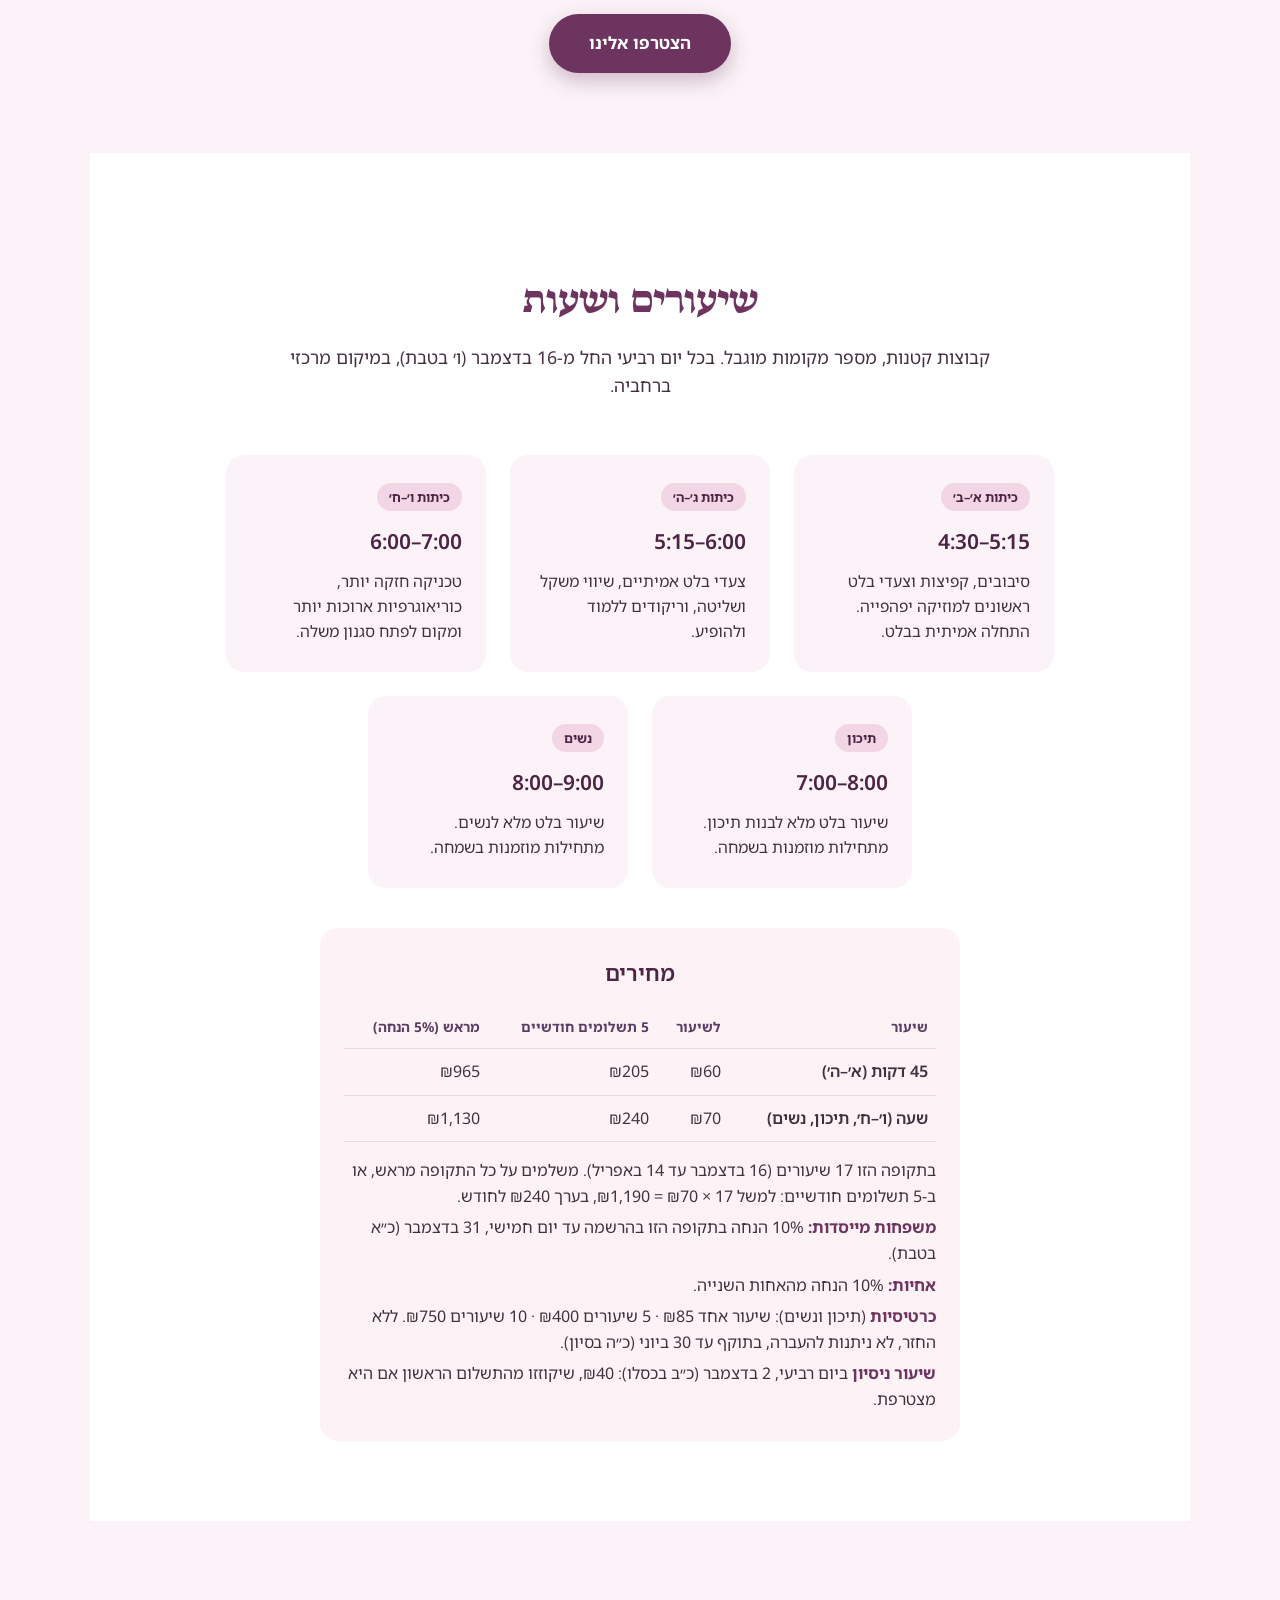
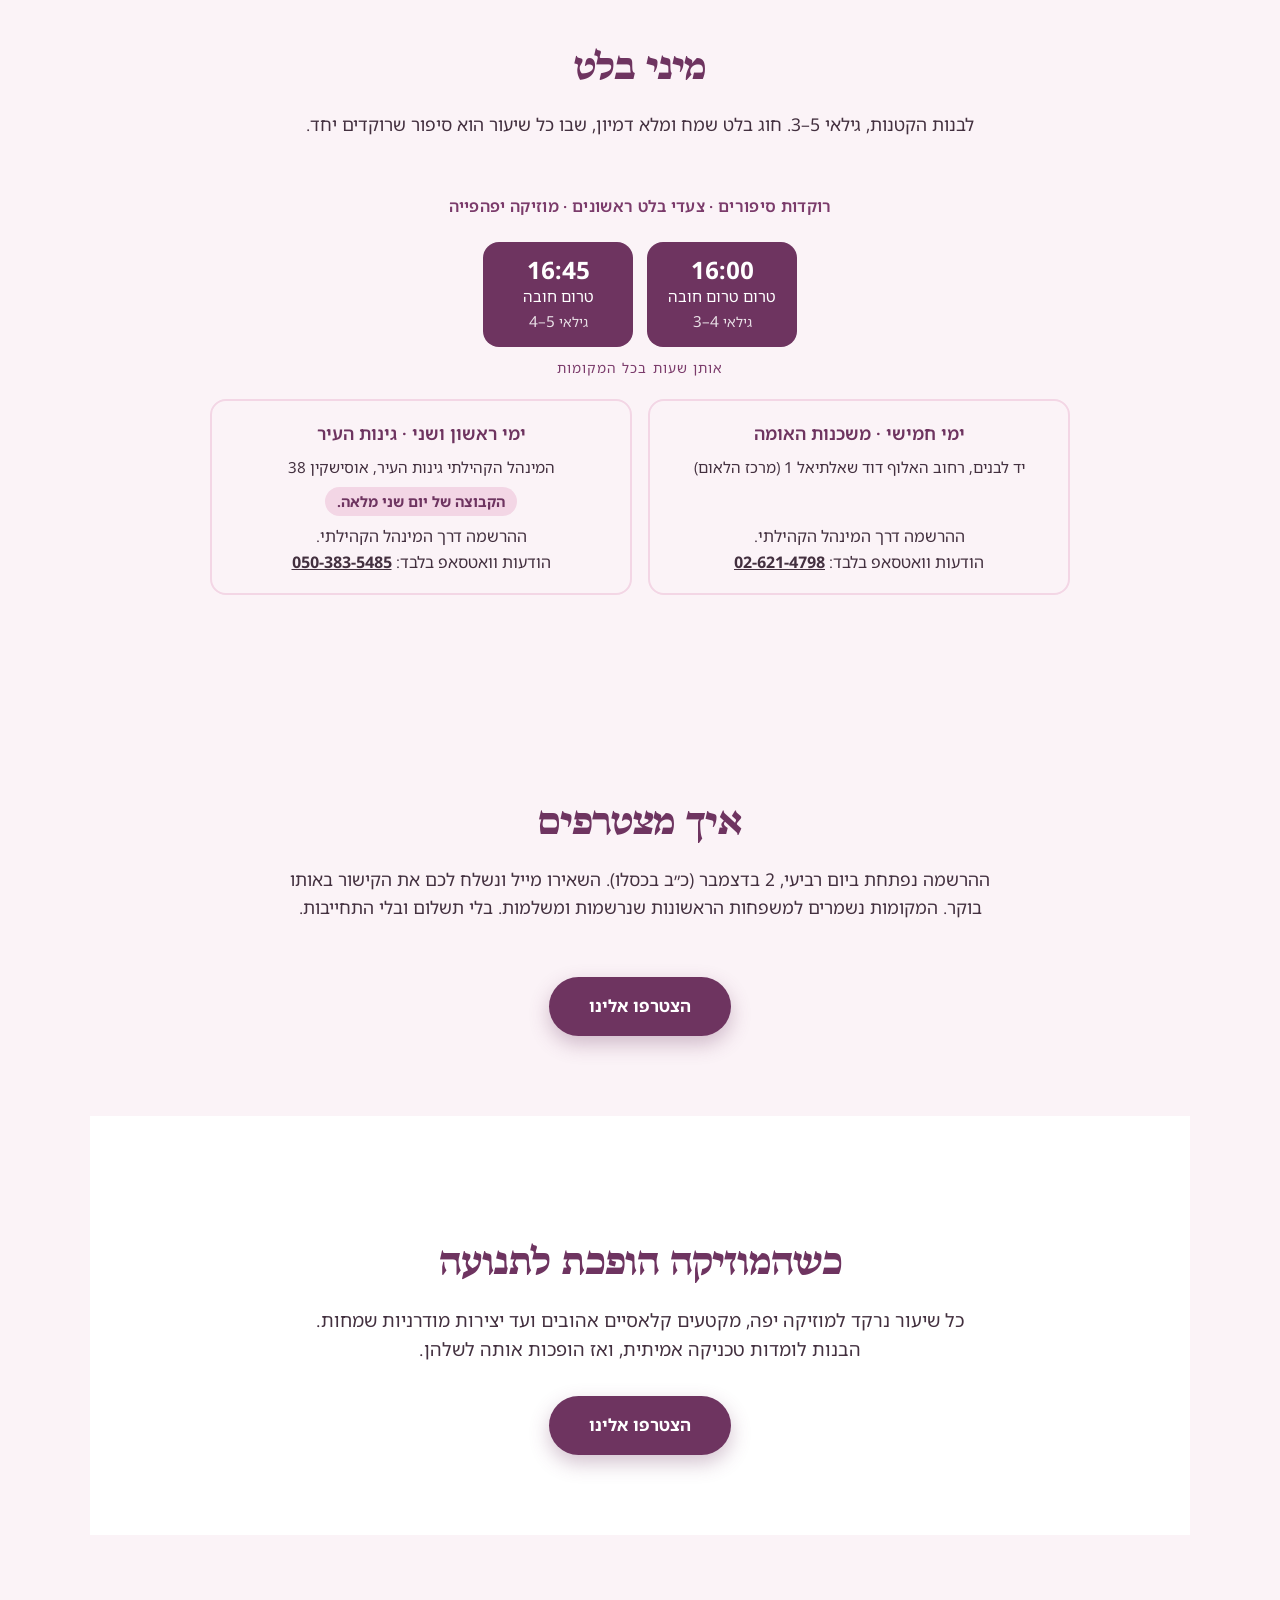
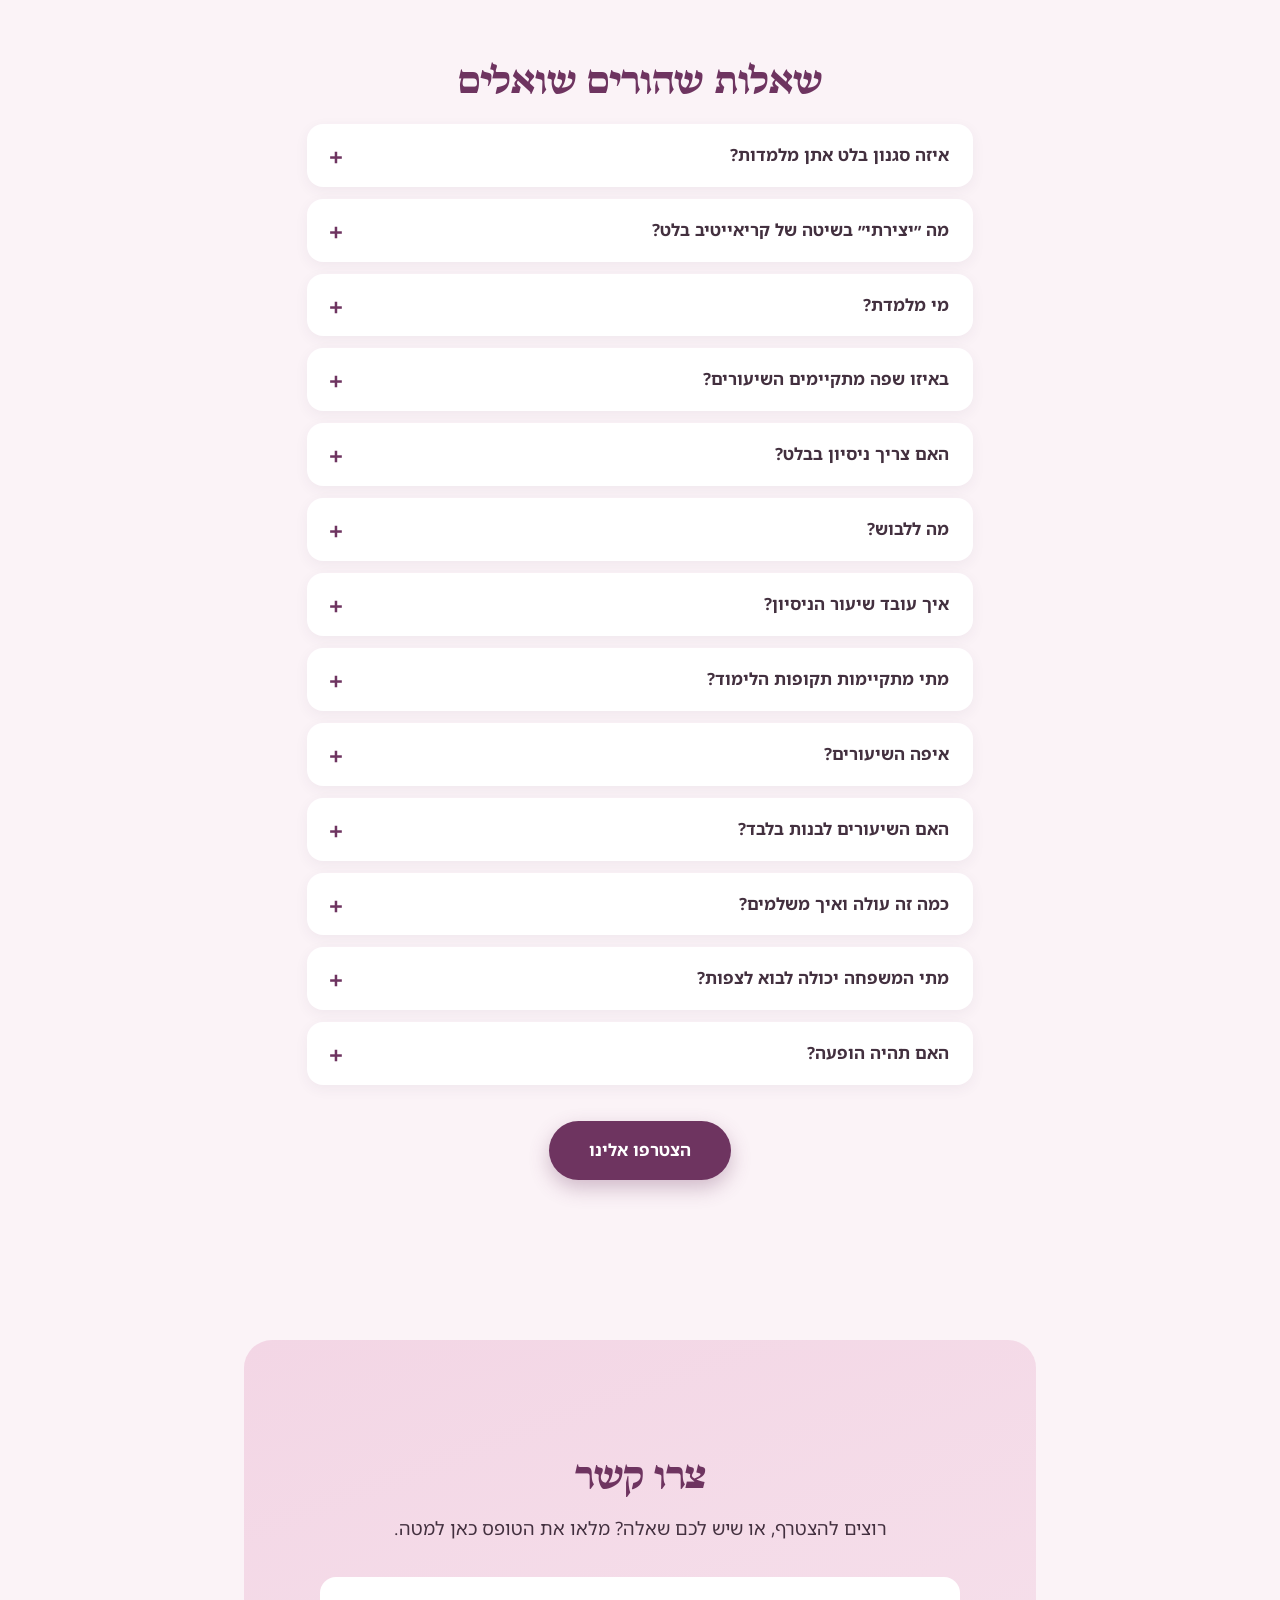
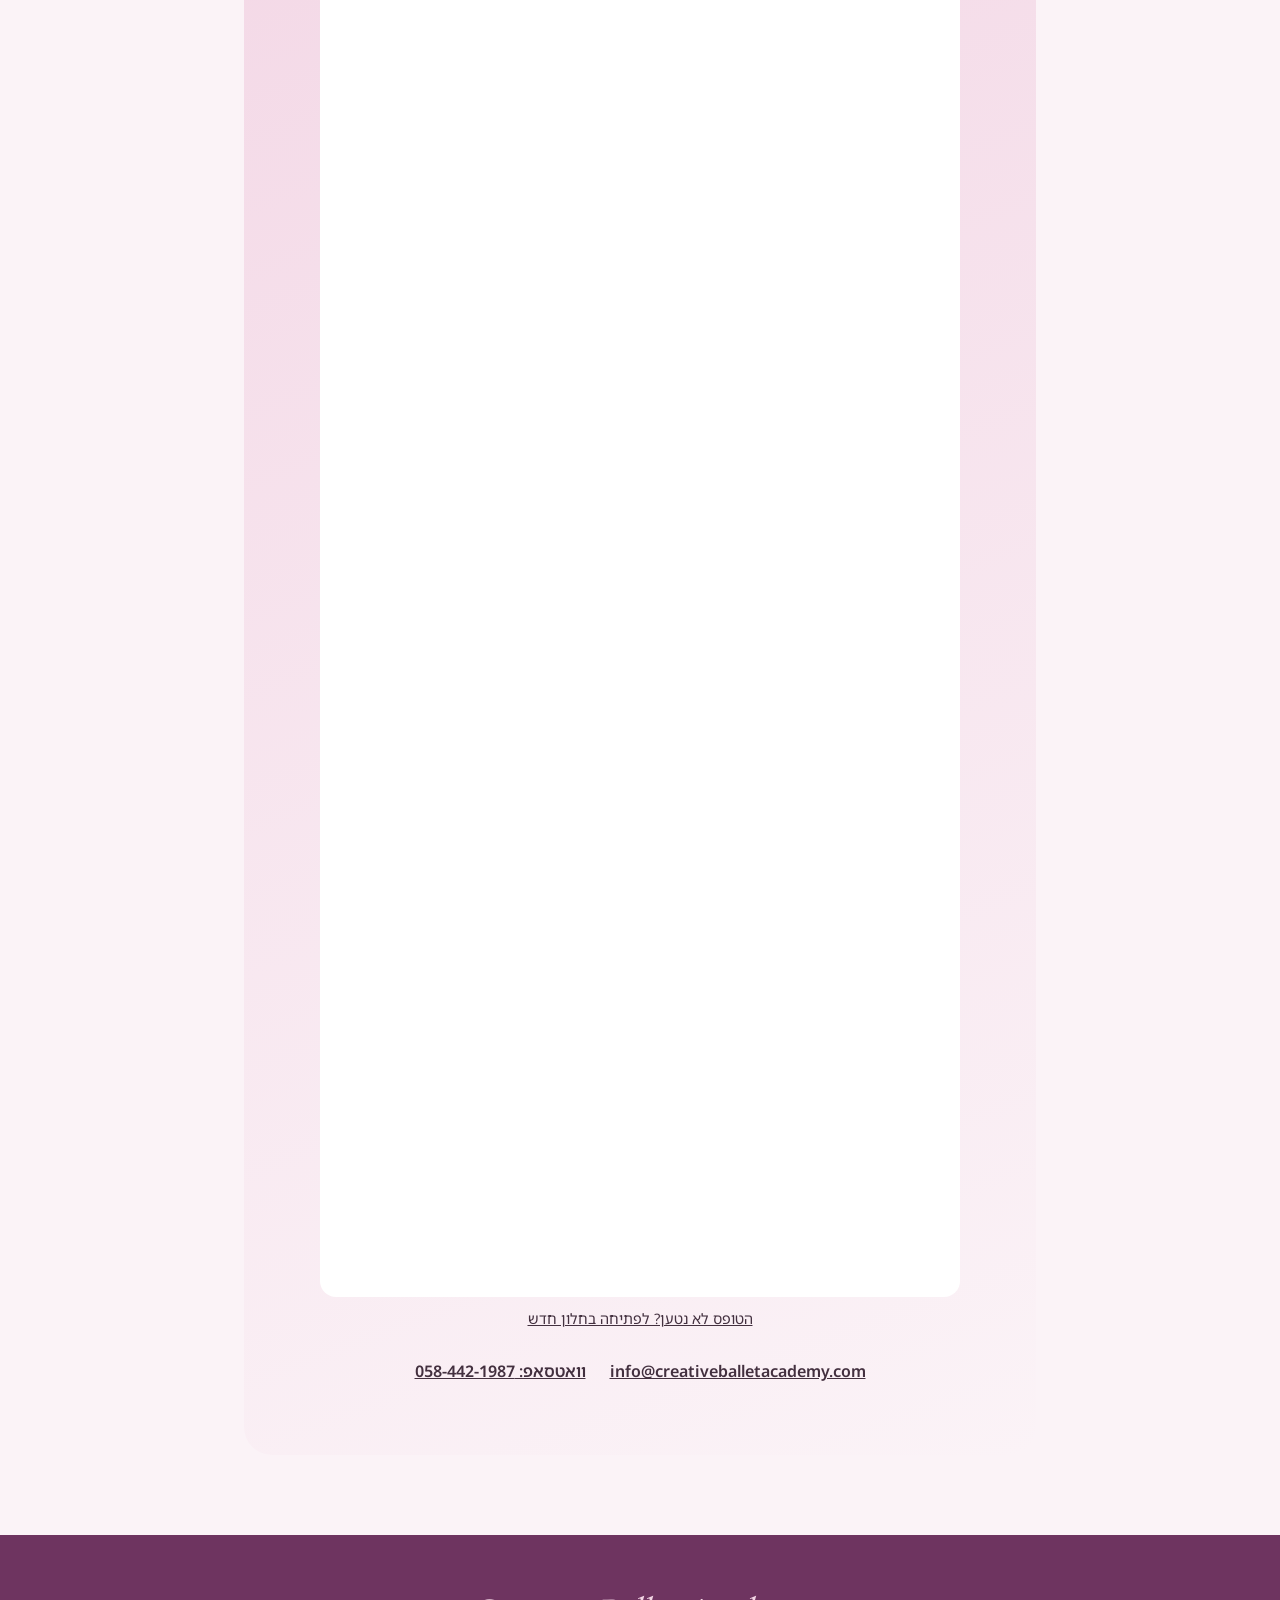
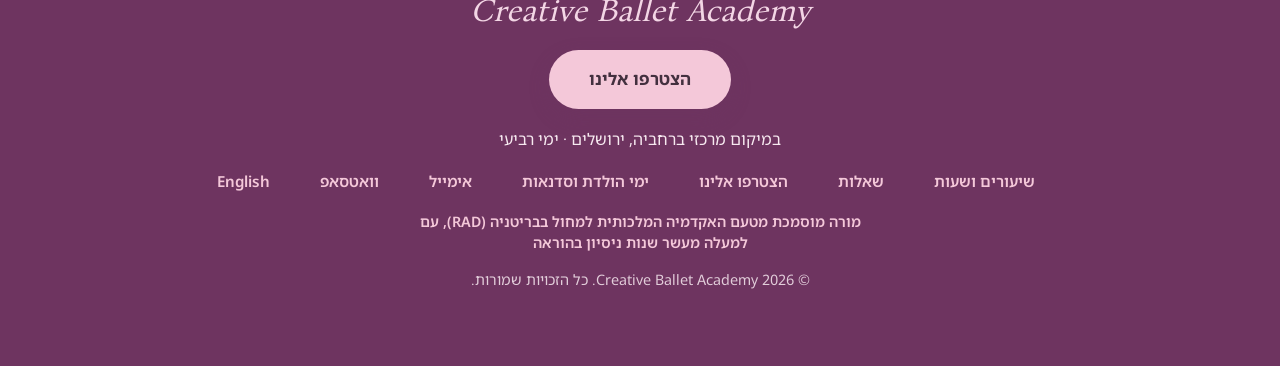
<file: he/index.html>
<!DOCTYPE html>
<html lang="he" dir="rtl">
<head>
<meta charset="UTF-8">
<meta name="viewport" content="width=device-width, initial-scale=1.0">
<title>חוג בלט לבנות בירושלים, רחביה | Creative Ballet Academy</title>
<meta name="description" content="חוג בלט לבנות ברחביה, ירושלים: קבוצות קטנות בימי רביעי לכיתות א׳–ח׳, לתיכון ולנשים. שיעור ניסיון ב-2 בדצמבר (כ״ב בכסלו), השיעורים מתחילים ב-16 בדצמבר (ו׳ בטבת).">
<meta property="og:title" content="Creative Ballet Academy – חוג בלט לבנות ברחביה, ירושלים">
<meta property="og:description" content="חוג בלט לבנות ברחביה, ירושלים: קבוצות קטנות בימי רביעי לכיתות א׳–ח׳, לתיכון ולנשים. שיעור ניסיון ב-2 בדצמבר (כ״ב בכסלו), השיעורים מתחילים ב-16 בדצמבר (ו׳ בטבת).">
<meta property="og:type" content="website">
<meta property="og:url" content="https://creativeballetacademy.com/he/">
<meta property="og:image" content="https://creativeballetacademy.com/assets/og-image-he.jpg">
<meta property="og:image:width" content="1200">
<meta property="og:image:height" content="630">
<meta property="og:image:alt" content="Creative Ballet Academy – בלט יצירתי בירושלים. חן. ביטוי. שמחה.">
<meta name="twitter:card" content="summary_large_image">
<meta property="og:locale" content="he_IL">
<meta property="og:locale:alternate" content="en_IL">
<link rel="canonical" href="https://creativeballetacademy.com/he/">
<link rel="alternate" hreflang="en" href="https://creativeballetacademy.com/">
<link rel="alternate" hreflang="he" href="https://creativeballetacademy.com/he/">
<link rel="alternate" hreflang="x-default" href="https://creativeballetacademy.com/">
<script type="application/ld+json">
{
  "@context": "https://schema.org",
  "@type": [
    "DanceSchool",
    "EducationalOrganization"
  ],
  "@id": "https://creativeballetacademy.com/#school",
  "name": "Creative Ballet Academy – בלט יצירתי בירושלים",
  "alternateName": [
    "Creative Ballet Academy",
    "Creative Ballet Jerusalem"
  ],
  "description": "חוג בלט לבנות ברחביה, ירושלים: קבוצות קטנות בימי רביעי לכיתות א׳–ב׳, ג׳–ה׳, ו׳–ח׳, לתיכון ולנשים, לפי תוכנית ה-RAD.",
  "url": "https://creativeballetacademy.com/he/",
  "inLanguage": "he",
  "email": "info@creativeballetacademy.com",
  "image": "https://creativeballetacademy.com/assets/og-image-he.jpg",
  "logo": "https://creativeballetacademy.com/assets/logo-favicon.png",
  "priceRange": "₪54–₪85",
  "currenciesAccepted": "ILS",
  "paymentAccepted": "Cash, Bit, Bank transfer",
  "address": {
    "@type": "PostalAddress",
    "addressLocality": "ירושלים",
    "addressRegion": "ירושלים",
    "addressCountry": "IL"
  },
  "geo": {
    "@type": "GeoCoordinates",
    "latitude": 31.77,
    "longitude": 35.21
  },
  "areaServed": [
    {
      "@type": "Place",
      "name": "רחביה, ירושלים"
    },
    {
      "@type": "Place",
      "name": "שערי חסד, ירושלים"
    },
    {
      "@type": "Place",
      "name": "נחלאות, ירושלים"
    },
    {
      "@type": "Place",
      "name": "טלביה, ירושלים"
    },
    {
      "@type": "Place",
      "name": "ירושלים"
    }
  ],
  "openingHoursSpecification": [
    {
      "@type": "OpeningHoursSpecification",
      "dayOfWeek": "https://schema.org/Wednesday",
      "opens": "16:30",
      "closes": "21:00"
    }
  ],
  "knowsLanguage": [
    "he",
    "en"
  ],
  "hasOfferCatalog": {
    "@type": "OfferCatalog",
    "name": "שיעורי בלט",
    "itemListElement": [
      {
        "@type": "Offer",
        "price": "60",
        "priceCurrency": "ILS",
        "description": "לחודש",
        "itemOffered": {
          "@type": "Course",
          "name": "בלט לכיתות א׳–ב׳",
          "description": "שיעור בלט שבועי ביום רביעי ברחביה, ירושלים.",
          "provider": {
            "@id": "https://creativeballetacademy.com/#school"
          }
        }
      },
      {
        "@type": "Offer",
        "price": "60",
        "priceCurrency": "ILS",
        "description": "לחודש",
        "itemOffered": {
          "@type": "Course",
          "name": "בלט לכיתות ג׳–ה׳",
          "description": "שיעור בלט שבועי ביום רביעי ברחביה, ירושלים.",
          "provider": {
            "@id": "https://creativeballetacademy.com/#school"
          }
        }
      },
      {
        "@type": "Offer",
        "price": "70",
        "priceCurrency": "ILS",
        "description": "לחודש",
        "itemOffered": {
          "@type": "Course",
          "name": "בלט לכיתות ו׳–ח׳",
          "description": "שיעור בלט שבועי ביום רביעי ברחביה, ירושלים.",
          "provider": {
            "@id": "https://creativeballetacademy.com/#school"
          }
        }
      },
      {
        "@type": "Offer",
        "price": "70",
        "priceCurrency": "ILS",
        "description": "לחודש",
        "itemOffered": {
          "@type": "Course",
          "name": "בלט לתיכון",
          "description": "שיעור בלט שבועי ביום רביעי ברחביה, ירושלים.",
          "provider": {
            "@id": "https://creativeballetacademy.com/#school"
          }
        }
      },
      {
        "@type": "Offer",
        "price": "70",
        "priceCurrency": "ILS",
        "description": "לחודש",
        "itemOffered": {
          "@type": "Course",
          "name": "בלט לנשים",
          "description": "שיעור בלט שבועי ביום רביעי ברחביה, ירושלים.",
          "provider": {
            "@id": "https://creativeballetacademy.com/#school"
          }
        }
      }
    ]
  }
}
</script>
<script type="application/ld+json">
{
 "@context": "https://schema.org",
 "@type": "FAQPage",
 "mainEntity": [
  {
   "@type": "Question",
   "name": "איזה סגנון בלט אתן מלמדות?",
   "acceptedAnswer": {
    "@type": "Answer",
    "text": "אנחנו מלמדות לפי תוכנית הבלט של האקדמיה המלכותית למחול (RAD), שבונה טכניקה חזקה למוזיקה נפלאה. לצד זה יש עבודה יצירתית שמתאימה לגיל: סיפורים לקטנות, ואימפרוביזציה מודרכת וריקוד יצירתי לגדולות יותר, בהתבסס על 16 עקרונות התנועה היצירתית (Creative Movement Concepts)."
   }
  },
  {
   "@type": "Question",
   "name": "מה ״יצירתי״ בשיטה של קריאייטיב בלט?",
   "acceptedAnswer": {
    "@type": "Answer",
    "text": "אנחנו עובדות לפי עקרונות התנועה היצירתית (Creative Movement Concepts), וחוקרות תנועה וביטוי אישי דרך אימפרוביזציה. בכל שיעור ובכל גיל יש זמן לאימפרוביזציה אישית של הבנות."
   }
  },
  {
   "@type": "Question",
   "name": "מי מלמדת?",
   "acceptedAnswer": {
    "@type": "Answer",
    "text": "את השיעורים מלמדת מורה לבלט בעלת תעודת RAD וניסיון של יותר מ-10 שנים."
   }
  },
  {
   "@type": "Question",
   "name": "באיזו שפה מתקיימים השיעורים?",
   "acceptedAnswer": {
    "@type": "Answer",
    "text": "בדרך כלל בעברית, אלא אם כל המשתתפות בקבוצה מבינות אנגלית."
   }
  },
  {
   "@type": "Question",
   "name": "האם צריך ניסיון בבלט?",
   "acceptedAnswer": {
    "@type": "Answer",
    "text": "לא. כל השיעורים פתוחים למתחילות, ואנחנו מלמדות כל בת מהנקודה שבה היא נמצאת."
   }
  },
  {
   "@type": "Question",
   "name": "מה ללבוש?",
   "acceptedAnswer": {
    "@type": "Answer",
    "text": "בגדים נוחים שאפשר לזוז בהם. חובה: גרביונים, טייץ או מכנסונים; שיער אסוף; נעלי בלט (עדיף), גרביים נגד החלקה או יחפות. בנוסף: חצאית בלט, או כל חצאית מתרחבת עד הברך (לא ארוכה); בגד גוף עם שרוולים ארוכים (לא חובה)."
   }
  },
  {
   "@type": "Question",
   "name": "איך עובד שיעור הניסיון?",
   "acceptedAnswer": {
    "@type": "Answer",
    "text": "ביום רביעי, 2 בדצמבר (כ״ב בכסלו), בשעה של השיעור הקבוע שלה. המחיר ₪40, שיקוזזו מהתשלום הראשון אם היא מצטרפת. בחרו ״כן״ לשיעור הניסיון בטופס למטה."
   }
  },
  {
   "@type": "Question",
   "name": "מתי מתקיימות תקופות הלימוד?",
   "acceptedAnswer": {
    "@type": "Answer",
    "text": "בכל יום רביעי מ-16 בדצמבר (ו׳ בטבת), מיד אחרי חנוכה, ועד 14 באפריל (ז׳ בניסן), ממש לפני פסח. אין שיעור בפורים (יום רביעי, 24 במרץ / ט״ו באדר ב׳). תקופה נוספת מתוכננת אחרי פסח, עד הקיץ."
   }
  },
  {
   "@type": "Question",
   "name": "איפה השיעורים?",
   "acceptedAnswer": {
    "@type": "Answer",
    "text": "השיעורים של יום רביעי במיקום מרכזי ברחביה, ירושלים. את הכתובת המדויקת נשלח במייל עם ההרשמה. מיני בלט (גילאי 3–5) מתקיים במשכנות האומה ובגינות העיר: הפרטים בקטע מיני בלט למעלה."
   }
  },
  {
   "@type": "Question",
   "name": "האם השיעורים לבנות בלבד?",
   "acceptedAnswer": {
    "@type": "Answer",
    "text": "כן. כל השיעורים לבנות, ובערב יש שיעור לבנות תיכון ושיעור לנשים."
   }
  },
  {
   "@type": "Question",
   "name": "כמה זה עולה ואיך משלמים?",
   "acceptedAnswer": {
    "@type": "Answer",
    "text": "₪60 או ₪70 לשיעור (ראו המחירים למעלה). משלמים על התקופה מראש עם 5% הנחה, או ב-5 תשלומים חודשיים לפני השיעור הראשון של כל חודש, במזומן, בביט או בהעברה בנקאית."
   }
  },
  {
   "@type": "Question",
   "name": "מתי המשפחה יכולה לבוא לצפות?",
   "acceptedAnswer": {
    "@type": "Answer",
    "text": "בשיעור האחרון לפני פסח, ביום רביעי, 14 באפריל (ז׳ בניסן). זה שיעור הצגה: הבנות מזמינות משפחה וחברות (נשים ובנות בלבד) לצפות, ואנחנו מתכננות להעניק לכל בת תעודה."
   }
  },
  {
   "@type": "Question",
   "name": "האם תהיה הופעה?",
   "acceptedAnswer": {
    "@type": "Answer",
    "text": "עדיין לא. אנחנו מקוות להעלות הופעה אחרי פסח, לפני הקיץ. עדכונים בהמשך."
   }
  }
 ]
}
</script>
<link rel="icon" type="image/svg+xml" href="/assets/icon.svg?v=3">
<link rel="icon" href="/favicon.ico?v=3" sizes="any">
<link rel="icon" type="image/png" sizes="32x32" href="/assets/favicon-32.png?v=3">
<link rel="icon" type="image/png" sizes="192x192" href="/assets/icon-192.png?v=2">
<link rel="apple-touch-icon" href="/assets/apple-touch-icon.png?v=2">
<link rel="manifest" href="/site.webmanifest">
<meta name="theme-color" content="#6E3460">
<link href="/assets/fonts/fonts-brand.css" rel="stylesheet">
<style>
  :root {
    --sky-blue: #A4C8E1;
    --misty-white: #FDF3F6;
    --petal-pink: #F4C8D9;
    --lavender: #E0C3E8;
    --mint: #A5E1DA;
    --lilac: #D6C6E9;
    --text-dark: #43303F;
    --text-body: #5A4E5C;
  }

  * { box-sizing: border-box; }

  html { scroll-behavior: smooth; }

  body {
    margin: 0;
    font-family: 'Noto Sans Hebrew', 'Montserrat', sans-serif;
    color: var(--text-body);
    background: var(--misty-white);
    line-height: 1.6;
  }

  a { color: inherit; }

  .skip-link {
    position: absolute;
    inset-inline-start: 0; transform: translateY(-100%);
    top: 0;
    background: #fff;
    color: var(--text-dark);
    padding: 12px 20px;
    z-index: 1000;
    border-end-start-radius: 8px;
  }
  .skip-link:focus { transform: none; }

  header {
    display: flex;
    align-items: center;
    justify-content: space-between;
    padding: 20px 6vw;
    background: var(--text-dark);
    position: sticky;
    top: 0;
    z-index: 100;
  }

  .brand {
    display: flex;
    align-items: center;
    gap: 14px;
    text-decoration: none;
  }

  .brand img {
    height: 48px;
    width: auto;
  }

  .brand-name {
    font-family: 'Alex Brush', cursive;
    font-weight: 400;
    font-size: 2rem;
    color: #f4c8d9;
    line-height: 1;
  }

  nav a {
    text-decoration: none;
    color: #f4c8d9;
    font-weight: 600;
    margin-inline-start: 28px;
    font-size: 0.95rem;
  }
  nav a:hover, nav a:focus { color: #fff; }

  .lang-switch {
    margin-inline-start: 28px;
    padding: 5px 14px;
    border: 1px solid rgba(244,198,217,0.6);
    border-radius: 999px;
    font-size: 0.85rem !important;
  }
  .lang-switch:hover, .lang-switch:focus {
    border-color: #fff;
    background: rgba(255,255,255,0.08);
  }

  .hero {
    position: relative;
    text-align: center;
    padding: 158px 6vw 178px;
    background-image: linear-gradient(160deg, rgba(164,200,225,0.55) 0%, rgba(240,244,248,0.72) 55%, rgba(244,200,217,0.6) 100%);
    background-size: cover;
    background-position: center 30%;
    overflow: hidden;
    max-width: none;
    width: 100%;
    margin: 0;
  }

  .hero h1 {
    font-family: 'Alex Brush', cursive;
    font-weight: 400;
    font-size: clamp(3.6rem, 10vw, 7rem);
    color: var(--text-dark);
    margin: 0 0 6px;
    line-height: 1;
    text-shadow: 0 2px 18px rgba(255,255,255,0.7);
  }

  .hero .tagline {
    font-family: 'Bona Nova', serif;
    font-weight: 600;
    font-size: clamp(1.4rem, 3vw, 2rem);
    color: var(--text-dark);
    margin: 0 0 10px;
    text-shadow: 0 1px 12px rgba(255,255,255,0.6);
  }

  .hero .subhead {
    font-family: 'Bona Nova', serif;
    font-size: clamp(1.2rem, 2.5vw, 1.6rem);
    color: #33475a;
    margin: 0 0 36px;
    text-shadow: 0 1px 10px rgba(255,255,255,0.6);
  }

  .join-section .cta-section {
    text-align: center;
  }

  .contact-form {
    display: grid;
    grid-template-columns: repeat(2, 1fr);
    gap: 20px;
    max-width: 640px;
    margin: 36px auto 0;
    text-align: start;
  }

  .form-row-full {
    grid-column: 1 / -1;
  }

  .contact-form label {
    display: block;
    font-weight: 600;
    color: var(--text-dark);
    margin-bottom: 6px;
    font-size: 0.95rem;
  }

  .contact-form input,
  .contact-form textarea {
    width: 100%;
    padding: 12px 14px;
    border-radius: 10px;
    border: 1px solid #d9c3d3;
    font-family: 'Noto Sans Hebrew', 'Montserrat', sans-serif;
    font-size: 1rem;
    background: #fff;
    color: var(--text-dark);
  }

  .contact-form input:focus,
  .contact-form textarea:focus {
    outline: 3px solid var(--petal-pink);
    outline-offset: 1px;
  }

  .contact-submit {
    grid-column: 1 / -1;
    border: none;
    cursor: pointer;
    justify-self: center;
    margin-top: 6px;
  }

  @media (max-width: 600px) {
    .contact-form { grid-template-columns: 1fr; }
  }

  .hero-cta {
    display: inline-block;
    background: #6E3460;
    color: #fff;
    text-decoration: none;
    font-weight: 700;
    padding: 16px 40px;
    border-radius: 999px;
    font-size: 1.05rem;
    box-shadow: 0 8px 20px rgba(138,74,118,0.35);
    transition: transform 0.2s ease, box-shadow 0.2s ease;
  }
  .hero-cta:hover, .hero-cta:focus {
    transform: translateY(-2px);
    box-shadow: 0 10px 26px rgba(138,74,118,0.45);
    background: #7a3f68;
  }

  section {
    padding: 80px 6vw;
    max-width: 1100px;
    margin: 0 auto;
  }

  h2 {
    font-family: 'Bona Nova', serif;
    font-weight: 700;
    color: var(--text-dark);
    text-align: center;
    font-size: clamp(1.8rem, 4vw, 2.6rem);
    margin-bottom: 12px;
  }

  .section-intro {
    text-align: center;
    max-width: 700px;
    margin: 0 auto 56px;
    font-size: 1.1rem;
  }

  .welcome {
    text-align: center;
    background: #fff;
  }
  .welcome p {
    max-width: 750px;
    margin: 0 auto;
    font-size: 1.15rem;
  }

  .why-grid {
    display: grid;
    grid-template-columns: repeat(auto-fit, minmax(260px, 1fr));
    gap: 32px;
  }

  .why-card {
    background: #fff;
    border-radius: 20px;
    padding: 36px 28px;
    text-align: center;
    box-shadow: 0 6px 20px rgba(74,59,77,0.08);
    border-top: 4px solid var(--lavender);
  }
  .why-card:nth-child(2) { border-top-color: var(--petal-pink); }
  .why-card:nth-child(3) { border-top-color: var(--mint); }

  .why-card h3 {
    font-family: 'Bona Nova', serif;
    color: var(--text-dark);
    font-size: 1.35rem;
    margin: 0 0 14px;
  }

  .programs {
    background: #fff;
  }

  .program-list {
    display: grid;
    grid-template-columns: repeat(auto-fit, minmax(230px, 1fr));
    gap: 26px;
    list-style: none;
    padding: 0;
    margin: 0;
  }

  .program-card {
    background: var(--misty-white);
    border-radius: 18px;
    padding: 28px 24px;
  }

  .program-card .age {
    display: inline-block;
    background: var(--lilac);
    color: #5b3d63;
    font-size: 0.8rem;
    font-weight: 700;
    padding: 4px 12px;
    border-radius: 999px;
    margin-bottom: 14px;
  }

  .program-card h3 {
    font-family: 'Bona Nova', serif;
    color: var(--text-dark);
    font-size: 1.3rem;
    margin: 0 0 10px;
  }

  .program-card p {
    margin: 0;
    font-size: 0.98rem;
  }

  .cta-section {
    text-align: center;
    background: linear-gradient(160deg, var(--lavender) 0%, var(--sky-blue) 100%);
    border-radius: 28px;
    margin: 0 6vw 0;
    max-width: 1100px;
    padding: 70px 6vw;
  }

  .cta-section h2 {
    font-family: 'Bona Nova', serif;
    font-weight: 500;
    font-size: clamp(2.4rem, 6vw, 3.6rem);
    margin-bottom: 6px;
  }

  .cta-section p {
    font-size: 1.15rem;
    max-width: 550px;
    margin: 0 auto 34px;
    color: #3f2f47;
  }

  footer {
    text-align: center;
    padding: 50px 6vw 60px;
    background: var(--text-dark);
    color: #f0e6f2;
  }

  footer .footer-tagline {
    font-family: 'Bona Nova', serif;
    font-style: italic;
    font-size: 2rem;
    margin: 0 0 14px;
    color: #f4c8d9;
  }

  footer .footer-meta {
    font-size: 0.9rem;
    opacity: 0.85;
  }

  @media (max-width: 640px) {
    header { padding: 16px 5vw; }
    nav a { margin-inline-start: 16px; font-size: 0.85rem; }
    section { padding: 60px 5vw; }
  }
</style>
<link href="/assets/site.css" rel="stylesheet">
<link href="/assets/brand.css" rel="stylesheet">
<link href="/assets/hero-video.css?v=20261122v" rel="stylesheet">
</head>
<body>

<a class="skip-link" href="#main-content">דלג לתוכן הראשי</a>

<header>
  <a class="brand" href="/he/" aria-label="דף הבית של Creative Ballet Academy">
    <img class="brand-logo" src="/assets/logo-white.svg" alt="Creative Ballet Academy – בלט יצירתי בירושלים" width="127" height="84">
  </a>
  <nav aria-label="Primary navigation">
    <a href="#programs" class="nav-hide-mobile">שיעורים</a>
    <a href="#join" class="nav-cta">הצטרפו אלינו</a>
    <a href="/" class="lang-switch" id="lang-switch" lang="en" hreflang="en" dir="ltr">English</a>
  </nav>
</header>

<main id="main-content">

  <section class="hero" id="top">
    <div class="hero-media" aria-hidden="true">
      <video class="hero-video" autoplay muted loop playsinline disablepictureinpicture preload="metadata" poster="/assets/video/studio-scarves.jpg" data-autoplay>
        <source src="/assets/video/studio-scarves-phone.mp4" type="video/mp4" media="(max-width: 700px)">
        <source src="/assets/video/studio-scarves.mp4" type="video/mp4">
        <source src="/assets/video/studio-scarves.webm" type="video/webm">
      </video>
    </div>
    <p class="hero-badge">פתיחת ההרשמה ושיעור ניסיון ביום רביעי, 2 בדצמבר (כ״ב בכסלו) · מתחילים ביום רביעי, 16 בדצמבר (ו׳ בטבת)</p>
    <h1><span class="h1-brand" lang="en" dir="ltr">Creative Ballet Academy</span><span class="h1-keywords">חוג בלט לבנות ברחביה, ירושלים</span></h1>
    <p class="tagline">חן. ביטוי. שמחה.</p>
    <p class="subhead">טכניקת בלט אמיתית, מוזיקה יפהפייה ומקום לצמוח כרקדנית. שיעורים לבנות ולנשים.</p>
    <div class="hero-actions">
      <a class="hero-cta" href="#join">הצטרפו אלינו</a>
      <a class="btn-outline" href="#programs">לשעות השיעורים</a>
    </div>
  </section>

  <section class="welcome" aria-labelledby="welcome-heading">
    <h2 id="welcome-heading">בואי לרקוד איתנו!</h2>
    <p>בית הספר לבלט שחיכיתן לו. מוזיקה יפהפייה, טכניקה אמיתית וסגנון משלך. מכל שיעור הבנות יוצאות חזקות יותר, בטוחות יותר בעצמן ורוצות להמשיך לרקוד.</p>
  </section>

  <section class="why" id="why" aria-labelledby="why-heading">
    <h2 id="why-heading">למה הבנות אוהבות</h2>
    <div class="why-grid">
      <div class="why-card">
        <h3>ביטחון עצמי</h3>
        <p>כל צעד שהיא שולטת בו הוא הישג אמיתי. משבוע לשבוע היא מתחזקת ובטוחה יותר בעצמה.</p>
      </div>
      <div class="why-card">
        <h3>חברות ושייכות</h3>
        <p>קבוצה קטנה של בנות שאוהבות לרקוד כמוה. נקודת השיא של השבוע, בכל יום רביעי.</p>
      </div>
      <div class="why-card">
        <h3>ביטוי</h3>
        <p>מוזיקה, טכניקה והרעיונות שלה: היא לומדת ליצור כוריאוגרפיה בסגנון משלה.</p>
      </div>
    </div>
    <div class="cta-strip">
      <a class="hero-cta" href="#join">הצטרפו אלינו</a>
    </div>
  </section>

  <section class="programs" id="programs" aria-labelledby="programs-heading">
    <h2 id="programs-heading">שיעורים ושעות</h2>
    <p class="section-intro">קבוצות קטנות, מספר מקומות מוגבל. בכל יום רביעי החל מ-16 בדצמבר (ו׳ בטבת), במיקום מרכזי ברחביה.</p>
    <ul class="program-list">
      <li class="program-card">
        <span class="age">כיתות א׳–ב׳</span>
        <h3 dir="ltr">4:30–5:15</h3>
        <p>סיבובים, קפיצות וצעדי בלט ראשונים למוזיקה יפהפייה. התחלה אמיתית בבלט.</p>
      </li>
      <li class="program-card">
        <span class="age">כיתות ג׳–ה׳</span>
        <h3 dir="ltr">5:15–6:00</h3>
        <p>צעדי בלט אמיתיים, שיווי משקל ושליטה, וריקודים ללמוד ולהופיע.</p>
      </li>
      <li class="program-card">
        <span class="age">כיתות ו׳–ח׳</span>
        <h3 dir="ltr">6:00–7:00</h3>
        <p>טכניקה חזקה יותר, כוריאוגרפיות ארוכות יותר ומקום לפתח סגנון משלה.</p>
      </li>
      <li class="program-card">
        <span class="age">תיכון</span>
        <h3 dir="ltr">7:00–8:00</h3>
        <p>שיעור בלט מלא לבנות תיכון. מתחילות מוזמנות בשמחה.</p>
      </li>
      <li class="program-card">
        <span class="age">נשים</span>
        <h3 dir="ltr">8:00–9:00</h3>
        <p>שיעור בלט מלא לנשים. מתחילות מוזמנות בשמחה.</p>
      </li>
    </ul>
    <div class="prices" aria-labelledby="prices-heading">
      <h3 id="prices-heading">מחירים</h3>
      <table>
        <thead><tr><th scope="col">שיעור</th><th scope="col">לשיעור</th><th scope="col">5 תשלומים חודשיים</th><th scope="col">מראש (5% הנחה)</th></tr></thead>
        <tbody>
          <tr><th scope="row">45 דקות (א׳–ה׳)</th><td>₪60</td><td>₪205</td><td>₪965</td></tr>
          <tr><th scope="row">שעה (ו׳–ח׳, תיכון, נשים)</th><td>₪70</td><td>₪240</td><td>₪1,130</td></tr>
        </tbody>
      </table>
      <p>בתקופה הזו 17 שיעורים (16 בדצמבר עד 14 באפריל). משלמים על כל התקופה מראש, או ב-5 תשלומים חודשיים: למשל 17 × ₪70 = ₪1,190, בערך ₪240 לחודש.</p>
      <p><strong>משפחות מייסדות:</strong> 10% הנחה בתקופה הזו בהרשמה עד יום חמישי, 31 בדצמבר (כ״א בטבת).</p>
      <p><strong>אחיות:</strong> 10% הנחה מהאחות השנייה.</p>
      <p><strong>כרטיסיות</strong> (תיכון ונשים): שיעור אחד ₪85 · 5 שיעורים ₪400 · 10 שיעורים ₪750. ללא החזר, לא ניתנות להעברה, בתוקף עד 30 ביוני (כ״ה בסיון).</p>
      <p><strong>שיעור ניסיון</strong> ביום רביעי, 2 בדצמבר (כ״ב בכסלו): ₪40, שיקוזזו מהתשלום הראשון אם היא מצטרפת.</p>
    </div>
  </section>

  <section class="mini-ballet" id="mini-ballet" aria-labelledby="mini-heading">
    <h2 id="mini-heading">מיני בלט</h2>
    <p class="section-intro">לבנות הקטנות, גילאי <span dir="ltr">3–5</span>. חוג בלט שמח ומלא דמיון, שבו כל שיעור הוא סיפור שרוקדים יחד.</p>
    <p class="mini-points">רוקדות סיפורים · צעדי בלט ראשונים · מוזיקה יפהפייה</p>
    <div class="mini-times">
      <div class="mini-time"><strong dir="ltr">16:00</strong><span>טרום טרום חובה</span><span>גילאי <span dir="ltr">3–4</span></span></div>
      <div class="mini-time"><strong dir="ltr">16:45</strong><span>טרום חובה</span><span>גילאי <span dir="ltr">4–5</span></span></div>
    </div>
    <p class="mini-same">אותן שעות בכל המקומות</p>
    <div class="mini-places">
      <div class="mini-place">
        <h3>ימי חמישי · משכנות האומה</h3>
        <p class="mini-where">יד לבנים, רחוב האלוף דוד שאלתיאל 1 (מרכז הלאום)</p>
        <p>ההרשמה דרך המינהל הקהילתי.<br>הודעות וואטסאפ בלבד: <a href="https://wa.me/97226214798" dir="ltr">02-621-4798</a></p>
      </div>
      <div class="mini-place">
        <h3>ימי ראשון ושני · גינות העיר</h3>
        <p class="mini-where">המינהל הקהילתי גינות העיר, אוסישקין 38</p>
        <p class="mini-full">הקבוצה של יום שני מלאה.</p>
        <p>ההרשמה דרך המינהל הקהילתי.<br>הודעות וואטסאפ בלבד: <a href="https://wa.me/972503835485" dir="ltr">050-383-5485</a></p>
      </div>
    </div>
  </section>

  <section aria-labelledby="how-heading" style="text-align:center;">
    <h2 id="how-heading">איך מצטרפים</h2>
    <p class="section-intro">ההרשמה נפתחת ביום רביעי, 2 בדצמבר (כ״ב בכסלו). השאירו מייל ונשלח לכם את הקישור באותו בוקר. המקומות נשמרים למשפחות הראשונות שנרשמות ומשלמות. בלי תשלום ובלי התחייבות.</p>
    <a class="hero-cta" href="#join">הצטרפו אלינו</a>
  </section>

  <section id="music" aria-labelledby="music-heading" style="text-align:center; background:#fff;">
    <h2 id="music-heading">כשהמוזיקה הופכת לתנועה</h2>
    <p style="max-width:700px; margin:0 auto 32px; font-size:1.15rem;">כל שיעור נרקד למוזיקה יפה, מקטעים קלאסיים אהובים ועד יצירות מודרניות שמחות. הבנות לומדות טכניקה אמיתית, ואז הופכות אותה לשלהן.</p>
    <a class="hero-cta" href="#join">הצטרפו אלינו</a>
  </section>

  <section class="faq" id="faq" aria-labelledby="faq-heading">
    <h2 id="faq-heading">שאלות שהורים שואלים</h2>
    <details class="faq-item">
      <summary>איזה סגנון בלט אתן מלמדות?</summary>
      <p>אנחנו מלמדות לפי תוכנית הבלט של האקדמיה המלכותית למחול (RAD), שבונה טכניקה חזקה למוזיקה נפלאה. לצד זה יש עבודה יצירתית שמתאימה לגיל: סיפורים לקטנות, ואימפרוביזציה מודרכת וריקוד יצירתי לגדולות יותר, בהתבסס על 16 עקרונות התנועה היצירתית (Creative Movement Concepts).</p>
    </details>
    <details class="faq-item">
      <summary>מה ״יצירתי״ בשיטה של קריאייטיב בלט?</summary>
      <p>אנחנו עובדות לפי עקרונות התנועה היצירתית (<span dir="ltr">Creative Movement Concepts</span>), וחוקרות תנועה וביטוי אישי דרך אימפרוביזציה. בכל שיעור ובכל גיל יש זמן לאימפרוביזציה אישית של הבנות.</p>
    </details>
    <details class="faq-item">
      <summary>מי מלמדת?</summary>
      <p>את השיעורים מלמדת מורה לבלט בעלת תעודת <span dir="ltr">RAD</span> וניסיון של יותר מ-10 שנים.</p>
    </details>
    <details class="faq-item">
      <summary>באיזו שפה מתקיימים השיעורים?</summary>
      <p>בדרך כלל בעברית, אלא אם כל המשתתפות בקבוצה מבינות אנגלית.</p>
    </details>
    <details class="faq-item">
      <summary>האם צריך ניסיון בבלט?</summary>
      <p>לא. כל השיעורים פתוחים למתחילות, ואנחנו מלמדות כל בת מהנקודה שבה היא נמצאת.</p>
    </details>
    <details class="faq-item">
      <summary>מה ללבוש?</summary>
      <p>בגדים נוחים שאפשר לזוז בהם.</p>
      <p><strong>חובה:</strong></p>
      <ul>
        <li>גרביונים, טייץ או מכנסונים</li>
        <li>שיער אסוף</li>
        <li>נעלי בלט (עדיף), גרביים נגד החלקה או יחפות</li>
      </ul>
      <p><strong>בנוסף:</strong></p>
      <ul>
        <li>חצאית בלט, או כל חצאית מתרחבת עד הברך (לא ארוכה)</li>
        <li>בגד גוף עם שרוולים ארוכים (לא חובה)</li>
      </ul>
    </details>
    <details class="faq-item">
      <summary>איך עובד שיעור הניסיון?</summary>
      <p>ביום רביעי, 2 בדצמבר (כ״ב בכסלו), בשעה של השיעור הקבוע שלה. המחיר ₪40, שיקוזזו מהתשלום הראשון אם היא מצטרפת. בחרו ״כן״ לשיעור הניסיון בטופס למטה.</p>
    </details>
    <details class="faq-item">
      <summary>מתי מתקיימות תקופות הלימוד?</summary>
      <p>בכל יום רביעי מ-16 בדצמבר (ו׳ בטבת), מיד אחרי חנוכה, ועד 14 באפריל (ז׳ בניסן), ממש לפני פסח. אין שיעור בפורים (יום רביעי, 24 במרץ / ט״ו באדר ב׳). תקופה נוספת מתוכננת אחרי פסח, עד הקיץ.</p>
    </details>
    <details class="faq-item">
      <summary>איפה השיעורים?</summary>
      <p>השיעורים של יום רביעי במיקום מרכזי ברחביה, ירושלים. את הכתובת המדויקת נשלח במייל עם ההרשמה. מיני בלט לגילאי <span dir="ltr">3–5</span> מתקיים בימי חמישי במשכנות האומה (יד לבנים, רחוב האלוף דוד שאלתיאל 1), ובימי ראשון ושני במינהל הקהילתי גינות העיר, אוסישקין 38 (הקבוצה של יום שני מלאה). ההרשמה למיני בלט דרך המינהלים הקהילתיים.</p>
    </details>
    <details class="faq-item">
      <summary>האם השיעורים לבנות בלבד?</summary>
      <p>כן. כל השיעורים לבנות, ובערב יש שיעור לבנות תיכון ושיעור לנשים.</p>
    </details>
    <details class="faq-item">
      <summary>כמה זה עולה ואיך משלמים?</summary>
      <p>₪60 או ₪70 לשיעור (ראו המחירים למעלה). משלמים על התקופה מראש עם 5% הנחה, או ב-5 תשלומים חודשיים לפני השיעור הראשון של כל חודש, במזומן, בביט או בהעברה בנקאית.</p>
    </details>
    <details class="faq-item">
      <summary>מתי המשפחה יכולה לבוא לצפות?</summary>
      <p>בשיעור האחרון לפני פסח, ביום רביעי, 14 באפריל (ז׳ בניסן). זה שיעור הצגה: הבנות מזמינות משפחה וחברות (נשים ובנות בלבד) לצפות, ואנחנו מתכננות להעניק לכל בת תעודה.</p>
    </details>
    <details class="faq-item">
      <summary>האם תהיה הופעה?</summary>
      <p>עדיין לא. אנחנו מקוות להעלות הופעה אחרי פסח, לפני הקיץ. עדכונים בהמשך.</p>
    </details>
    <div class="cta-strip">
      <a class="hero-cta" href="#join">הצטרפו אלינו</a>
    </div>
  </section>

  <section id="join" aria-labelledby="cta-heading" class="join-section">
    <div class="cta-section">
      <h2 id="cta-heading">צרו קשר</h2>
      <p>רוצים להצטרף, או שיש לכם שאלה? מלאו את הטופס כאן למטה.</p>
      <div class="opal-form" data-form="classes" data-lang="he" data-title="Creative Ballet Academy – טופס הרשמה לשיעורים">
        <noscript><a class="hero-cta" href="https://creativeballet.opalswift.com/f/classes?src=website&amp;lang=he">פתיחת הטופס</a></noscript>
      </div>
      <div class="contact-options">
        <a href="mailto:info@creativeballetacademy.com">info@creativeballetacademy.com</a>
        <a href="https://wa.me/972584421987">וואטסאפ: <span dir="ltr">058-442-1987</span></a>
      </div>
    </div>
  </section>


</main>

<footer>
  <p class="footer-tagline">Creative Ballet Academy</p>
  <p class="footer-cta"><a class="hero-cta" href="#join">הצטרפו אלינו</a></p>
  <p>במיקום מרכזי ברחביה, ירושלים · ימי רביעי</p>
  <nav class="footer-links" aria-label="קישורים">
    <a href="#programs">שיעורים ושעות</a>
    <a href="#faq">שאלות</a>
    <a href="#join">הצטרפו אלינו</a>
    <a href="/he/workshops/">ימי הולדת וסדנאות</a>
    <a href="mailto:info@creativeballetacademy.com">אימייל</a>
    <a href="https://wa.me/972584421987">וואטסאפ</a>
    <a href="/" lang="en" hreflang="en">English</a>
  </nav>
  <div class="rad-badge">
    <span>מורה מוסמכת מטעם האקדמיה המלכותית למחול בבריטניה (<span dir="ltr">RAD</span>), עם למעלה מעשר שנות ניסיון בהוראה</span>
  </div>
  <p class="footer-meta">© 2026 Creative Ballet Academy. כל הזכויות שמורות.</p>
</footer>


<script src="/assets/site.js?v=20261122v" defer></script>

</body>
</html>
</file>
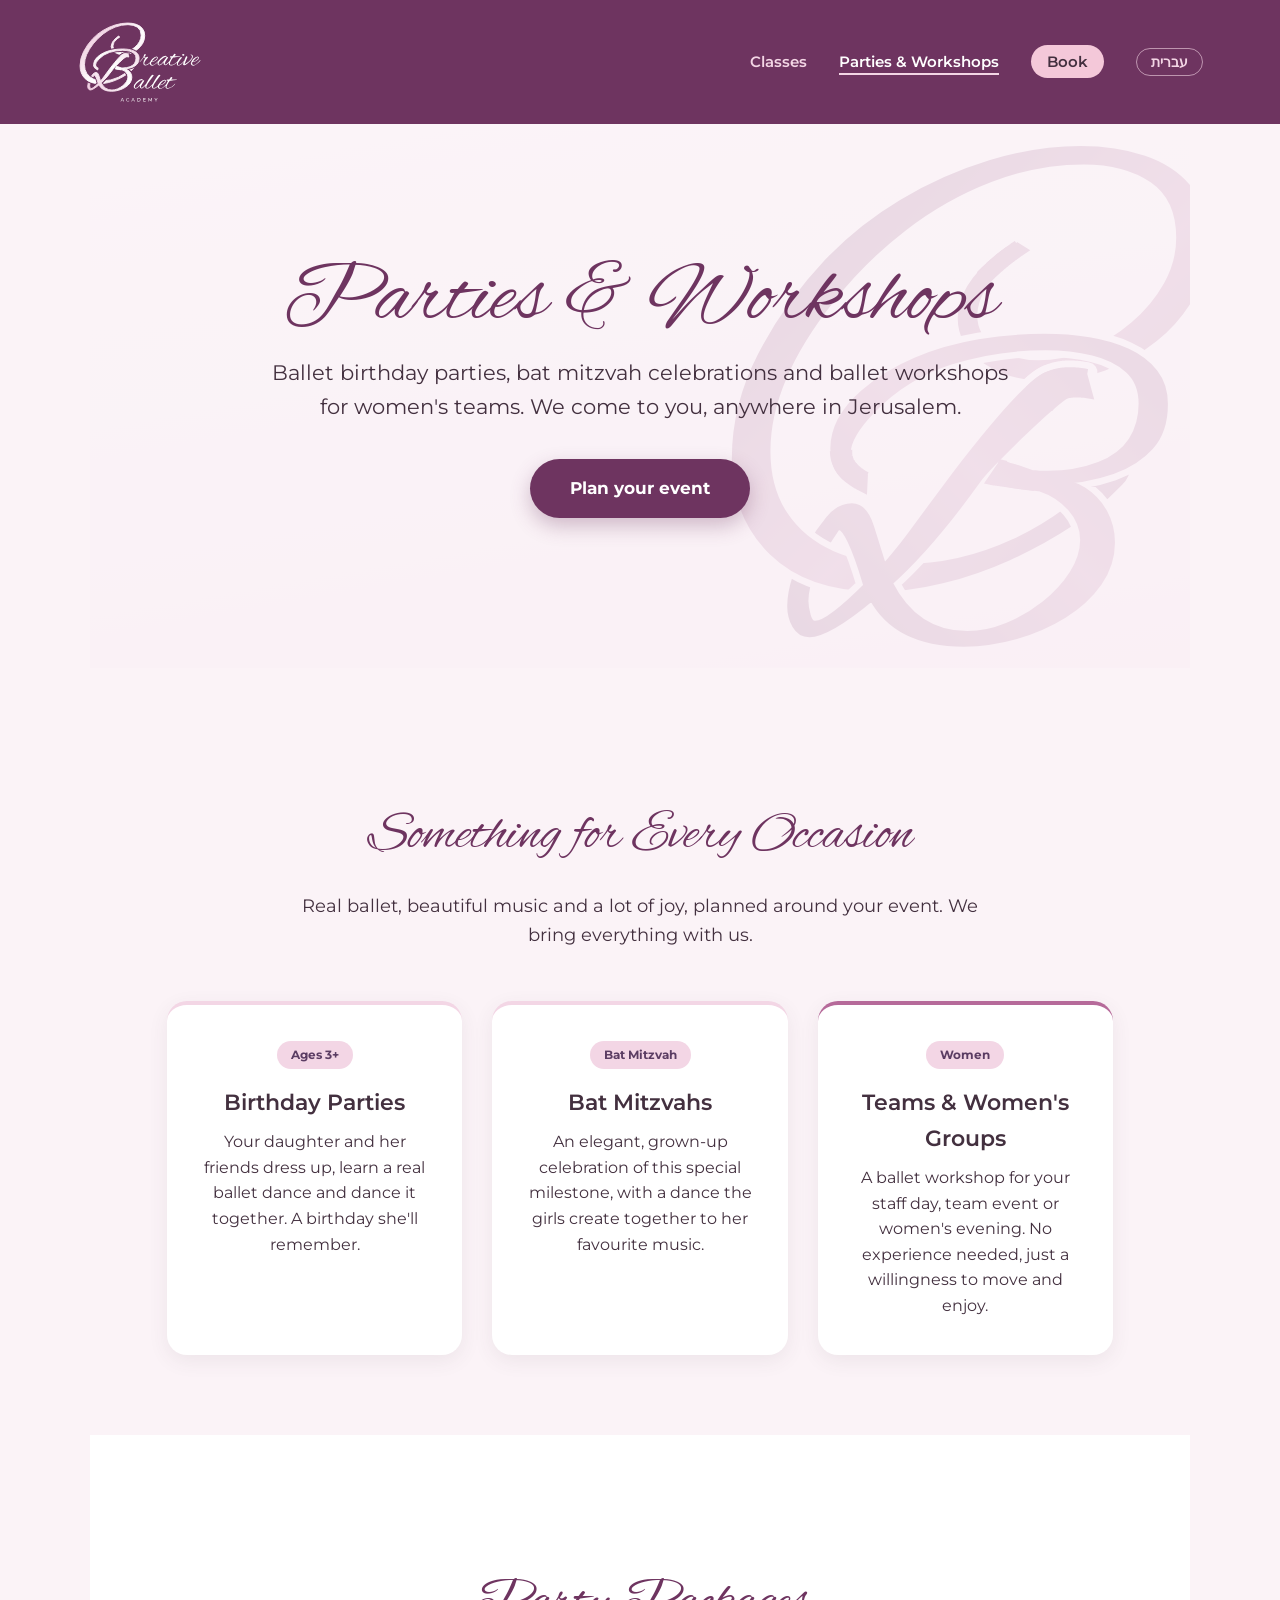
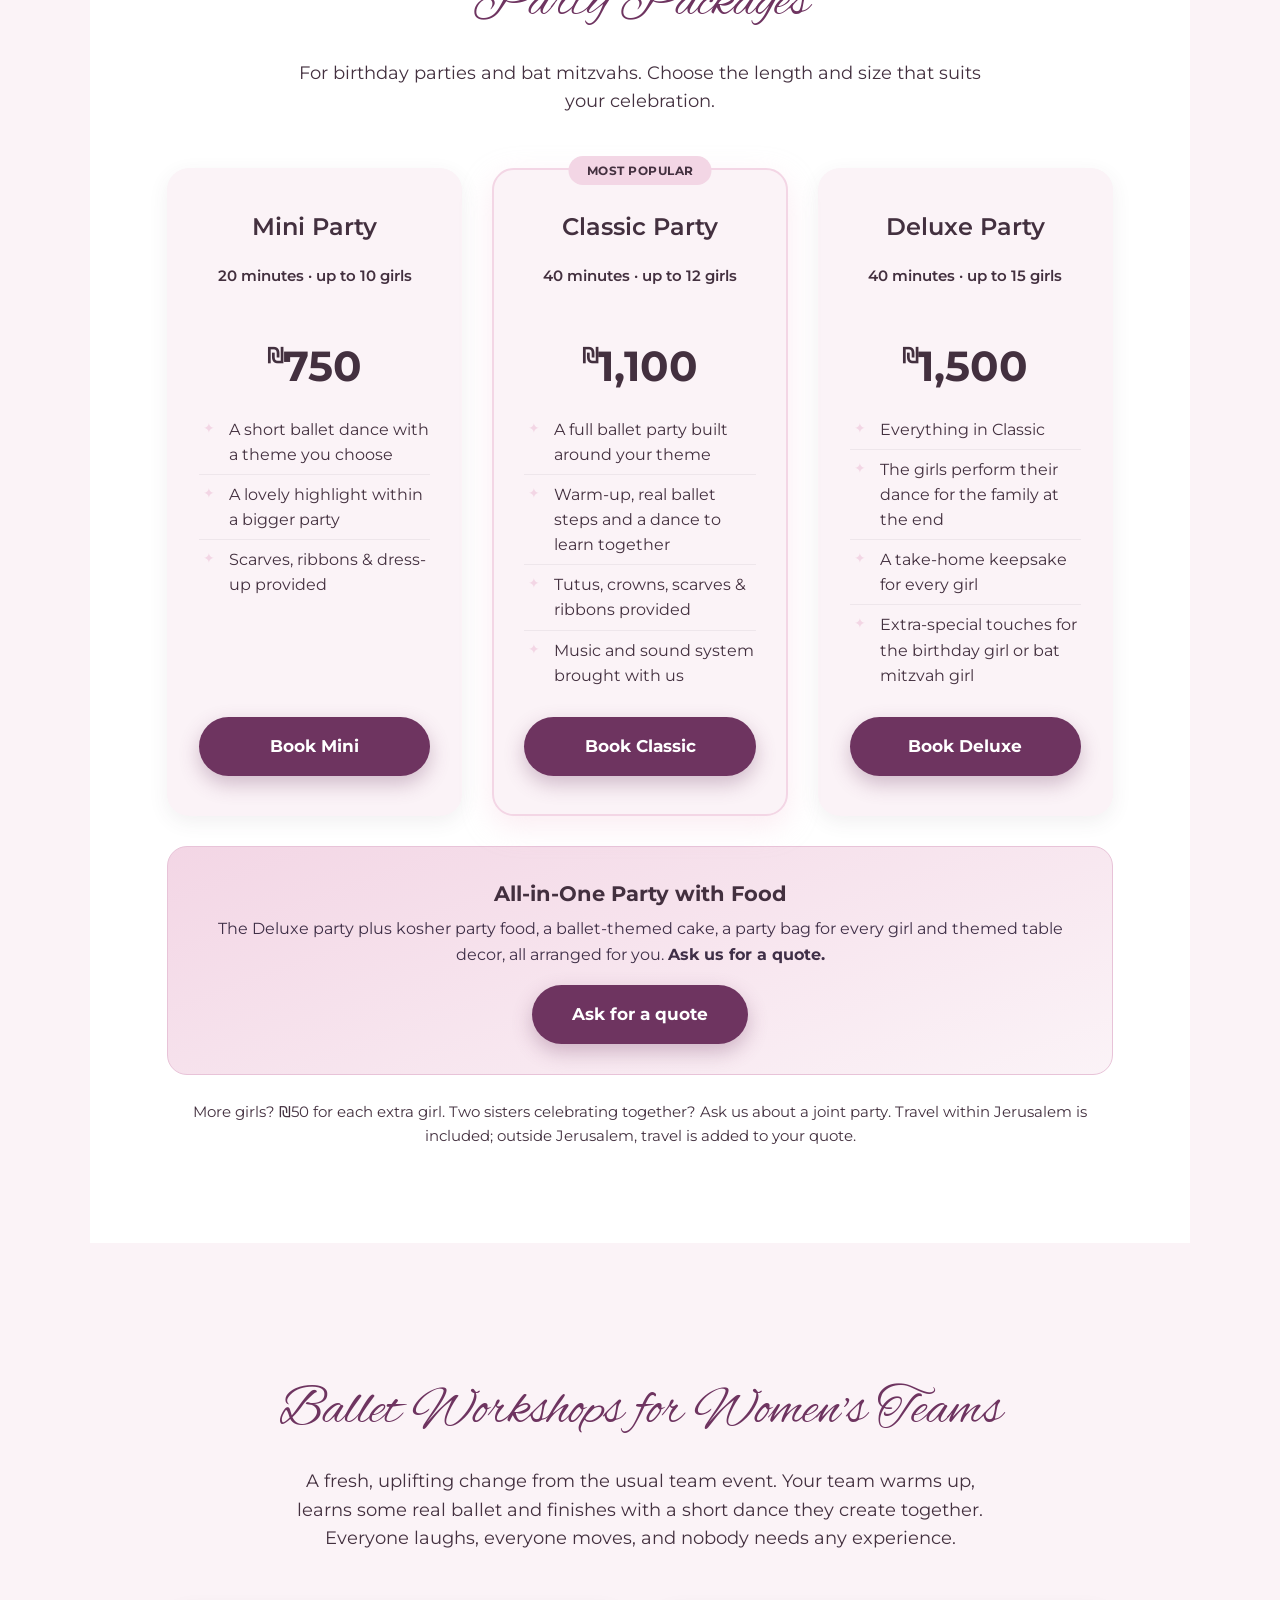
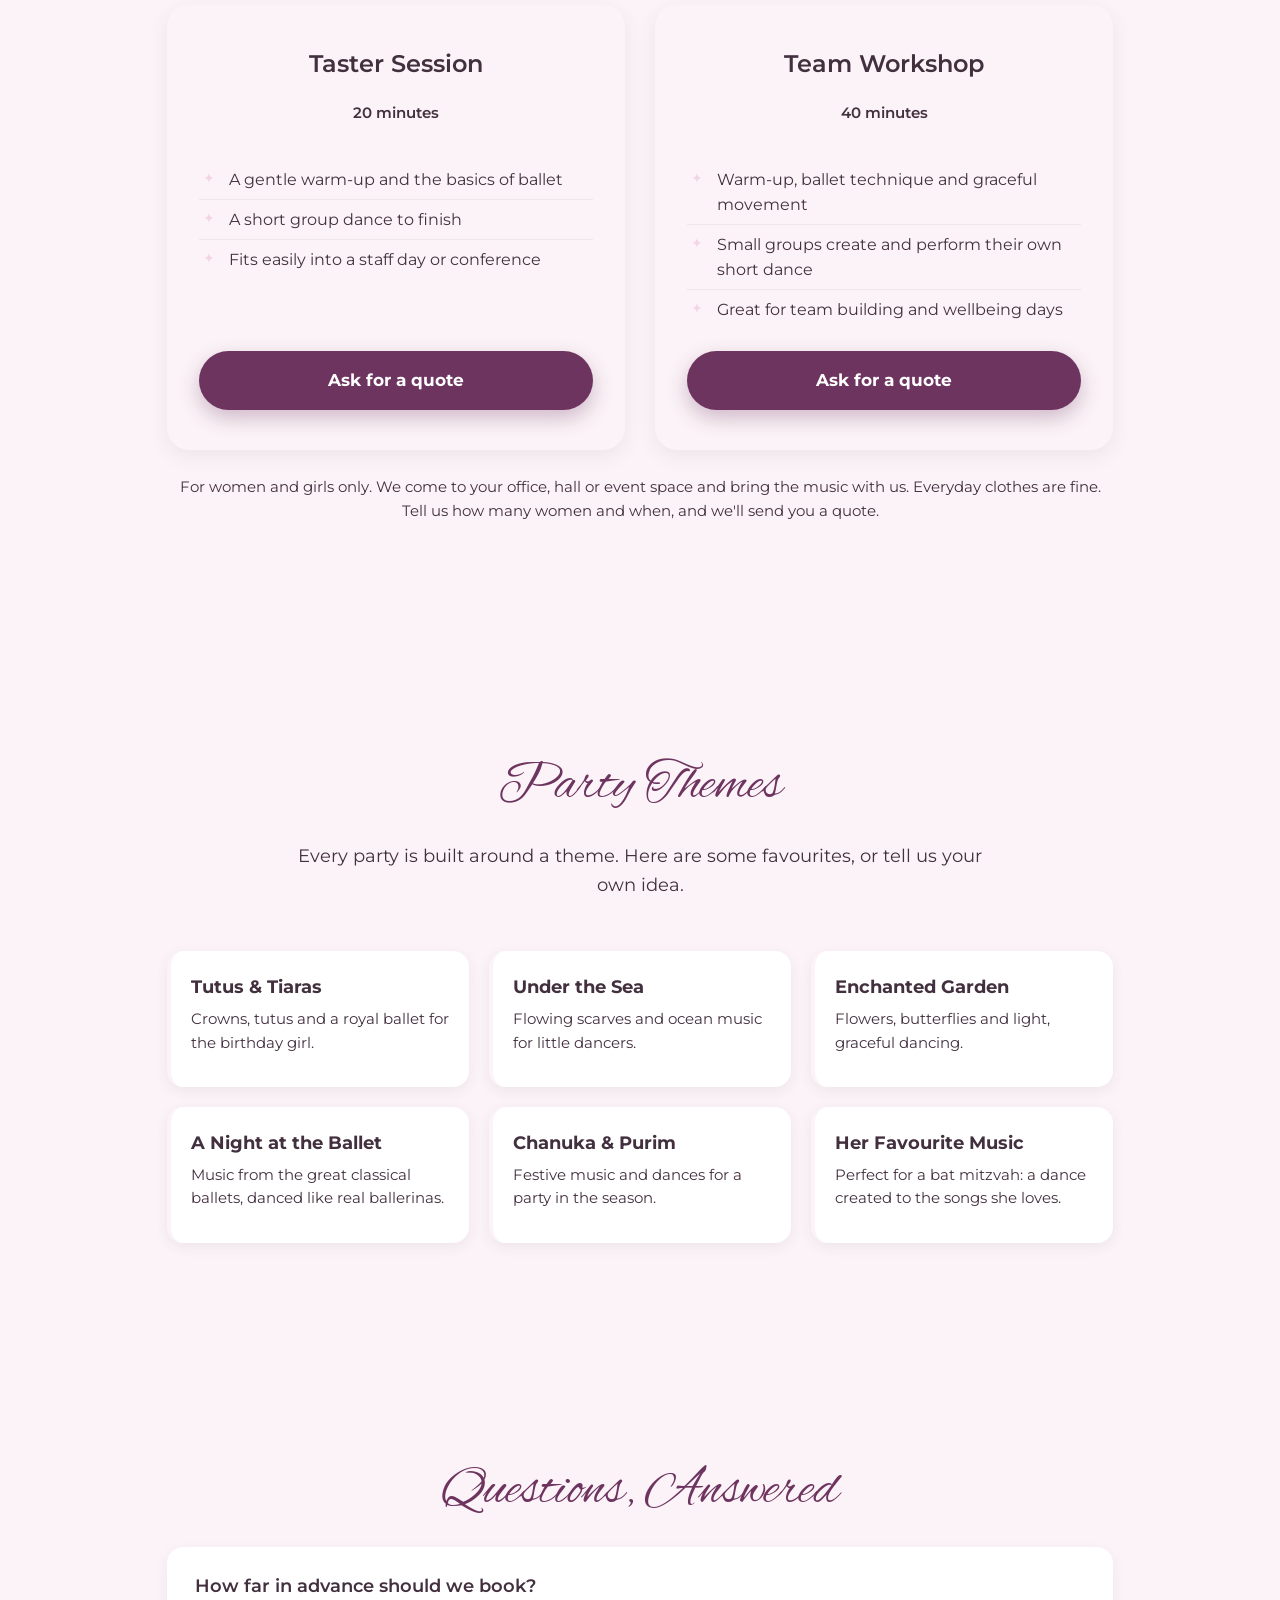
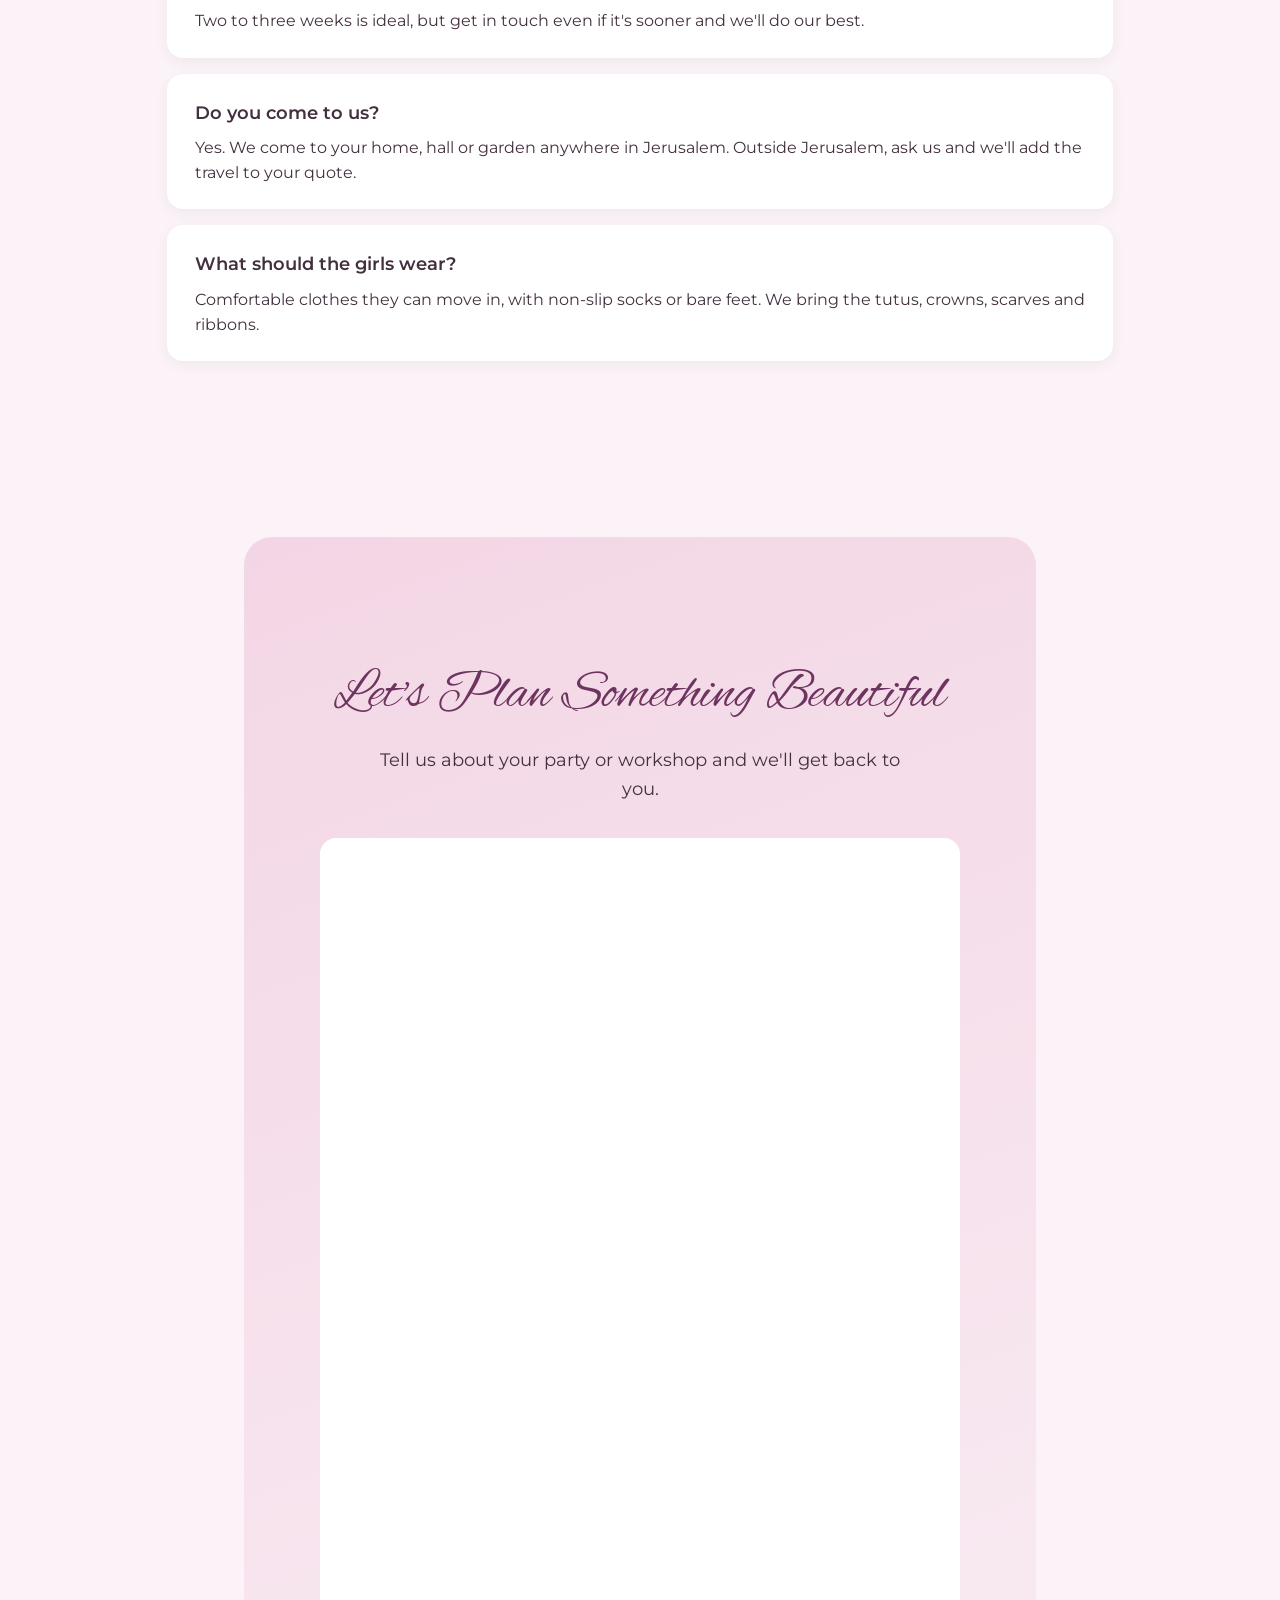
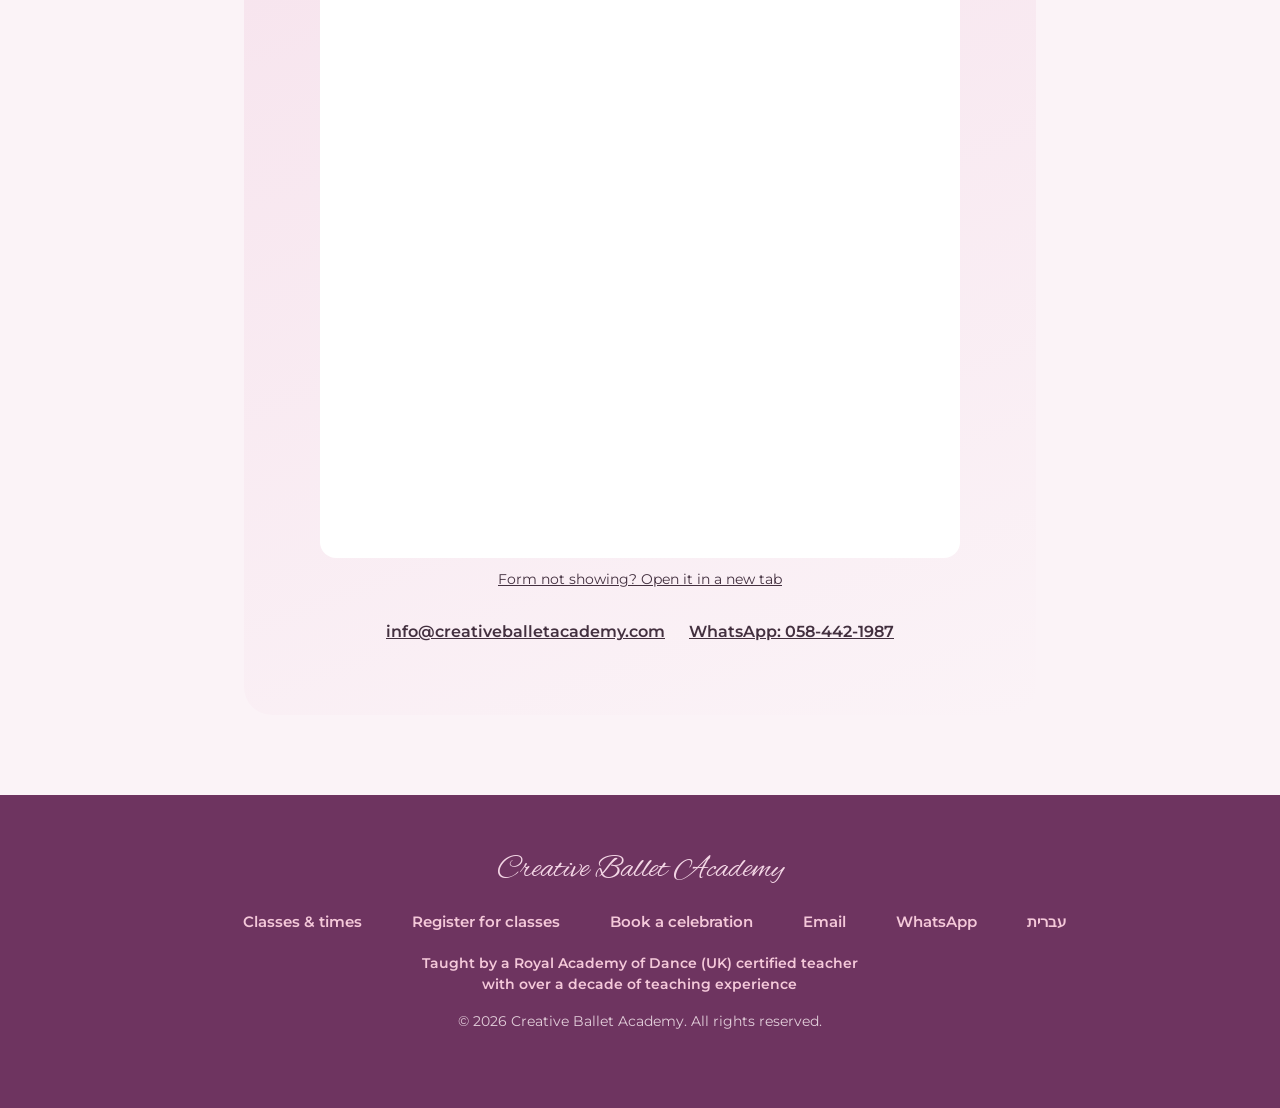
<file: workshops/index.html>
<!DOCTYPE html>
<html lang="en">
<head>
<meta charset="UTF-8">
<meta name="viewport" content="width=device-width, initial-scale=1.0">
<title>Ballet Birthday Parties, Bat Mitzvahs &amp; Team Workshops in Jerusalem | Creative Ballet Academy</title>
<meta name="description" content="Ballet birthday parties and bat mitzvah celebrations in Jerusalem, plus ballet workshops for women's teams and groups. We come to you.">

<!-- Open Graph -->
<meta property="og:title" content="Ballet Parties, Bat Mitzvahs &amp; Team Workshops in Jerusalem">
<meta property="og:description" content="Ballet birthday parties and bat mitzvah celebrations in Jerusalem, plus ballet workshops for women's teams and groups. We come to you.">
<meta property="og:type" content="website">
<meta property="og:url" content="https://creativeballetacademy.com/workshops/">
<meta property="og:image" content="https://creativeballetacademy.com/assets/og-image.jpg">
<meta property="og:image:width" content="1200">
<meta property="og:image:height" content="630">
<meta name="twitter:card" content="summary_large_image">
<meta property="og:locale" content="en_IL">
<meta property="og:locale:alternate" content="he_IL">

<!-- hreflang -->
<link rel="canonical" href="https://creativeballetacademy.com/workshops/">
<link rel="alternate" hreflang="en" href="https://creativeballetacademy.com/workshops/">
<link rel="alternate" hreflang="he" href="https://creativeballetacademy.com/he/workshops/">
<link rel="alternate" hreflang="x-default" href="https://creativeballetacademy.com/workshops/">

<!-- Structured Data -->
<script type="application/ld+json">
{
  "@context": "https://schema.org",
  "@type": "Service",
  "serviceType": "Ballet birthday parties, bat mitzvah celebrations and ballet workshops for women's teams",
  "provider": {
    "@type": "EducationalOrganization",
    "additionalType": "https://schema.org/DanceSchool",
    "name": "Creative Ballet Academy",
    "url": "https://creativeballetacademy.com",
    "email": "info@creativeballetacademy.com"
  },
  "areaServed": [
    {
      "@type": "Place",
      "name": "Jerusalem"
    }
  ],
  "hasOfferCatalog": {
    "@type": "OfferCatalog",
    "name": "Party Packages",
    "itemListElement": [
      {
        "@type": "Offer",
        "name": "Mini Party",
        "price": "750",
        "priceCurrency": "ILS"
      },
      {
        "@type": "Offer",
        "name": "Classic Party",
        "price": "1100",
        "priceCurrency": "ILS"
      },
      {
        "@type": "Offer",
        "name": "Deluxe Party",
        "price": "1500",
        "priceCurrency": "ILS"
      }
    ]
  }
}
</script>
<script type="application/ld+json">
{
  "@context": "https://schema.org",
  "@type": "FAQPage",
  "mainEntity": [
    {
      "@type": "Question",
      "name": "How far in advance should we book?",
      "acceptedAnswer": {
        "@type": "Answer",
        "text": "Two to three weeks is ideal, but get in touch even if it's sooner and we'll do our best."
      }
    },
    {
      "@type": "Question",
      "name": "Do you come to us?",
      "acceptedAnswer": {
        "@type": "Answer",
        "text": "Yes. We come to your home, hall or garden anywhere in Jerusalem. Outside Jerusalem, ask us and we'll add the travel to your quote."
      }
    },
    {
      "@type": "Question",
      "name": "What should the girls wear?",
      "acceptedAnswer": {
        "@type": "Answer",
        "text": "Comfortable clothes they can move in, with non-slip socks or bare feet. We bring the tutus, crowns, scarves and ribbons."
      }
    }
  ]
}
</script>

<link rel="icon" type="image/svg+xml" href="/assets/icon.svg?v=3">
<link rel="icon" href="/favicon.ico?v=3" sizes="any">
<link rel="icon" type="image/png" sizes="32x32" href="/assets/favicon-32.png?v=3">
<link rel="icon" type="image/png" sizes="192x192" href="/assets/icon-192.png?v=2">
<link rel="apple-touch-icon" href="/assets/apple-touch-icon.png?v=2">
<link rel="manifest" href="/site.webmanifest">
<meta name="theme-color" content="#6E3460">
<link href="/assets/fonts/fonts-brand.css" rel="stylesheet">
<style>
  :root {
    --sky-blue: #A4C8E1;
    --misty-white: #FDF3F6;
    --petal-pink: #F4C8D9;
    --lavender: #E0C3E8;
    --mint: #A5E1DA;
    --lilac: #D6C6E9;
    --text-dark: #43303F;
    --text-body: #5A4E5C;
  }

  * { box-sizing: border-box; }
  html { scroll-behavior: smooth; }
  body {
    margin: 0;
    font-family: 'Montserrat', sans-serif;
    color: var(--text-body);
    background: var(--misty-white);
    line-height: 1.6;
  }
  a { color: inherit; }

  .skip-link {
    position: absolute; left: -9999px; top: 0;
    background: #fff; color: var(--text-dark);
    padding: 12px 20px; z-index: 1000; border-radius: 0 0 8px 0;
  }
  .skip-link:focus { left: 0; }

  header {
    display: flex; align-items: center; justify-content: space-between;
    padding: 20px 6vw; background: var(--text-dark);
    position: sticky; top: 0; z-index: 100;
  }
  .brand { display: flex; align-items: center; gap: 14px; text-decoration: none; }
  .brand img { height: 48px; width: auto; }
  .brand-name {
    font-family: 'Alex Brush', cursive; font-weight: 400;
    font-size: 2rem; color: #f4c8d9; line-height: 1;
  }
  nav a {
    text-decoration: none; color: #f4c8d9; font-weight: 600;
    margin-left: 28px; font-size: 0.95rem;
  }
  nav a:hover, nav a:focus { color: #fff; }
  nav a[aria-current="page"] { color: #fff; border-bottom: 2px solid var(--petal-pink); padding-bottom: 2px; }
  .lang-switch {
    margin-left: 28px; padding: 5px 14px;
    border: 1px solid rgba(244,198,217,0.6); border-radius: 999px;
    font-size: 0.85rem !important;
  }
  .lang-switch:hover, .lang-switch:focus { border-color: #fff; background: rgba(255,255,255,0.08); }

  .hero {
    position: relative; text-align: center;
    padding: 130px 6vw 150px;
    background-image: linear-gradient(160deg, rgba(164,200,225,0.55) 0%, rgba(240,244,248,0.72) 55%, rgba(244,200,217,0.6) 100%);
    background-size: cover; background-position: center 30%;
    overflow: hidden; width: 100%;
  }
  .hero h1 {
    font-family: 'Alex Brush', cursive; font-weight: 400;
    font-size: clamp(3rem, 8vw, 5.5rem);
    color: var(--text-dark); margin: 0 0 10px; line-height: 1.05;
    text-shadow: 0 2px 18px rgba(255,255,255,0.7);
  }
  .hero .subhead {
    font-family: 'Alex Brush', cursive;
    font-size: clamp(1.2rem, 2.6vw, 1.7rem); color: #33475a;
    margin: 0 auto 36px; max-width: 760px;
    text-shadow: 0 1px 10px rgba(255,255,255,0.6);
  }

  .hero-cta {
    display: inline-block; background: #6E3460; color: #fff;
    text-decoration: none; font-weight: 700; padding: 16px 40px;
    border-radius: 999px; font-size: 1.05rem;
    box-shadow: 0 8px 20px rgba(138,74,118,0.35);
    transition: transform 0.2s ease, box-shadow 0.2s ease;
  }
  .hero-cta:hover, .hero-cta:focus {
    transform: translateY(-2px);
    box-shadow: 0 10px 26px rgba(138,74,118,0.45);
    background: #7a3f68;
  }

  section { padding: 80px 6vw; max-width: 1100px; margin: 0 auto; }
  h2 {
    font-family: 'Montserrat', sans-serif; font-weight: 700;
    color: var(--text-dark); text-align: center;
    font-size: clamp(1.8rem, 4vw, 2.6rem); margin-bottom: 12px;
  }
  .section-intro { text-align: center; max-width: 720px; margin: 0 auto 52px; font-size: 1.12rem; }

  /* Who it's for */
  .audience-grid {
    display: grid; grid-template-columns: repeat(auto-fit, minmax(280px, 1fr));
    gap: 30px;
  }
  .audience-card {
    background: #fff; border-radius: 20px; padding: 36px 30px;
    text-align: center; box-shadow: 0 6px 20px rgba(74,59,77,0.08);
    border-top: 4px solid var(--petal-pink);
  }
  .audience-card:nth-child(2) { border-top-color: var(--lavender); }
  .audience-card:nth-child(3) { border-top-color: var(--mint); }
  .audience-card h3 {
    font-family: 'Montserrat', sans-serif; color: var(--text-dark);
    font-size: 1.4rem; margin: 0 0 8px;
  }
  .audience-card .aud-age {
    display: inline-block; background: var(--lilac); color: #5b3d63;
    font-size: 0.78rem; font-weight: 700; padding: 4px 14px;
    border-radius: 999px; margin-bottom: 16px;
  }
  .audience-card p { margin: 0; font-size: 1rem; }

  /* Pricing */
  .pricing { background: #fff; }
  .pricing-grid {
    display: grid; grid-template-columns: repeat(auto-fit, minmax(280px, 1fr));
    gap: 30px; align-items: stretch;
  }
  .price-card {
    background: var(--misty-white); border-radius: 22px; padding: 38px 30px;
    text-align: center; box-shadow: 0 6px 20px rgba(74,59,77,0.08);
    display: flex; flex-direction: column;
    border: 2px solid transparent;
  }
  .price-card.featured {
    border-color: var(--petal-pink);
    box-shadow: 0 10px 30px rgba(244,200,217,0.35);
    position: relative;
  }
  .featured-badge {
    position: absolute; top: -14px; left: 50%; transform: translateX(-50%);
    background: var(--petal-pink); color: var(--text-dark);
    font-size: 0.75rem; font-weight: 700; letter-spacing: 0.5px;
    padding: 5px 18px; border-radius: 999px; text-transform: uppercase;
  }
  .price-card h3 {
    font-family: 'Montserrat', sans-serif; color: var(--text-dark);
    font-size: 1.5rem; margin: 0 0 4px;
  }
  .price-card .duration { font-size: 0.92rem; color: var(--text-body); font-weight: 600; margin-bottom: 16px; }
  .price-card .price {
    font-family: 'Montserrat', sans-serif; font-weight: 700;
    font-size: 2.6rem; color: var(--text-dark); line-height: 1; margin-bottom: 4px;
  }
  .price-card .price .cur { font-size: 1.3rem; vertical-align: top; }
  .price-card .launch {
    display: inline-block; background: var(--mint); color: #2c5a54;
    font-size: 0.8rem; font-weight: 700; padding: 4px 14px;
    border-radius: 999px; margin: 6px 0 4px;
  }
  .price-card .launch s { opacity: 0.6; font-weight: 600; }
  .price-card ul {
    list-style: none; padding: 0; margin: 18px 0 22px; text-align: left;
    flex-grow: 1;
  }
  .price-card ul li {
    padding: 7px 0 7px 30px; position: relative; font-size: 0.98rem;
    border-bottom: 1px solid rgba(74,59,77,0.07);
  }
  .price-card ul li:last-child { border-bottom: none; }
  .price-card ul li::before {
    content: "✦"; position: absolute; left: 4px; color: var(--petal-pink); font-size: 0.9rem;
  }
  .price-card .card-cta { margin-top: auto; }
  #teams .pricing-grid.teams-grid { grid-template-columns: 1fr !important; }
  @media (min-width: 700px) { #teams .pricing-grid.teams-grid { grid-template-columns: repeat(2, 1fr) !important; } }
  .price-note { text-align: center; font-size: 0.92rem; margin-top: 26px; color: var(--text-body); }

  /* Themes tabs */
  .tabs { max-width: 900px; margin: 0 auto; }
  .tab-buttons {
    display: flex; justify-content: center; gap: 12px; flex-wrap: wrap; margin-bottom: 36px;
  }
  .tab-btn {
    border: 2px solid var(--lavender); background: #fff; color: var(--text-dark);
    font-family: 'Montserrat', sans-serif; font-weight: 700; font-size: 1rem;
    padding: 12px 26px; border-radius: 999px; cursor: pointer;
    transition: all 0.2s ease;
  }
  .tab-btn:hover { background: var(--lavender); }
  .tab-btn.active { background: var(--text-dark); color: #f4c8d9; border-color: var(--text-dark); }
  .tab-panel { display: none; }
  .tab-panel.active { display: block; animation: fadeIn 0.35s ease; }
  @keyframes fadeIn { from { opacity: 0; transform: translateY(8px); } to { opacity: 1; transform: translateY(0); } }
  .theme-grid {
    display: grid; grid-template-columns: repeat(auto-fill, minmax(240px, 1fr)); gap: 20px;
  }
  .theme-card {
    background: #fff; border-radius: 16px; padding: 22px 20px;
    box-shadow: 0 4px 14px rgba(74,59,77,0.07);
    border-left: 4px solid var(--sky-blue);
  }
  .theme-card h4 {
    font-family: 'Montserrat', sans-serif; color: var(--text-dark);
    font-size: 1.12rem; margin: 0 0 6px;
  }
  .theme-card p { margin: 0 0 10px; font-size: 0.92rem; }
  .theme-card .activities { font-size: 0.85rem; color: var(--text-body); }
  .theme-card .activities strong { color: var(--text-dark); font-weight: 600; }

  /* Add-ons */
  .addons { background: #fff; }
  .addon-grid {
    display: grid; grid-template-columns: repeat(auto-fit, minmax(220px, 1fr)); gap: 22px;
  }
  .addon-card {
    background: var(--misty-white); border-radius: 16px; padding: 26px 22px; text-align: center;
  }
  .addon-card h4 {
    font-family: 'Montserrat', sans-serif; color: var(--text-dark);
    font-size: 1.15rem; margin: 0 0 6px;
  }
  .addon-card .addon-price { font-weight: 700; color: #6E3460; font-size: 1.05rem; margin-bottom: 8px; }
  .addon-card p { margin: 0; font-size: 0.9rem; }
  .bundle-banner {
    margin-top: 34px; background: linear-gradient(160deg, var(--lavender) 0%, var(--sky-blue) 100%);
    border-radius: 20px; padding: 30px 28px; text-align: center;
  }
  .bundle-banner h4 { font-family: 'Montserrat', sans-serif; color: var(--text-dark); font-size: 1.3rem; margin: 0 0 6px; }
  .bundle-banner p { margin: 0; color: #3f2f47; }
  .bundle-banner.allin { margin-top: 30px; text-align: center; background: linear-gradient(160deg, #F3D6E5 0%, #FBF3F7 100%); border: 1px solid #E8C3D8; }
  .bundle-banner.allin .card-cta { display: inline-block; margin-top: 18px; }

  .ideas-grid { display: grid; grid-template-columns: repeat(3, 1fr); gap: 20px; }
  .idea-block {
    background: #fff; border: 1px solid #ecd7e4; border-radius: 18px; padding: 24px 24px;
  }
  .idea-block h4 { font-family: 'Montserrat', sans-serif; color: var(--text-dark); font-size: 1.15rem; margin: 0 0 12px; }
  .idea-block ul { margin: 0; padding-left: 20px; color: var(--text-dark); }
  .idea-block li { font-size: 0.95rem; margin-bottom: 7px; line-height: 1.4; }
  @media (max-width: 760px) { .ideas-grid { grid-template-columns: 1fr; } }

  /* FAQ */
  .faq-item {
    background: #fff; border-radius: 16px; padding: 24px 28px; margin-bottom: 16px;
    box-shadow: 0 4px 14px rgba(74,59,77,0.06);
  }
  .faq-item h3 {
    font-family: 'Montserrat', sans-serif; color: var(--text-dark);
    font-size: 1.15rem; margin: 0 0 8px;
  }
  .faq-item p { margin: 0; font-size: 0.98rem; }

  /* CTA / form */
  .cta-section {
    text-align: center;
    background: linear-gradient(160deg, var(--lavender) 0%, var(--sky-blue) 100%);
    border-radius: 28px; margin: 0 6vw; max-width: 1100px; padding: 70px 6vw;
  }
  .cta-section h2 {
    font-family: 'Alex Brush', cursive; font-weight: 400;
    font-size: clamp(2.2rem, 5vw, 3.4rem); margin-bottom: 6px;
  }
  .cta-section p { font-size: 1.15rem; max-width: 560px; margin: 0 auto 34px; color: #3f2f47; }

  .contact-form {
    display: grid; grid-template-columns: repeat(2, 1fr); gap: 20px;
    max-width: 640px; margin: 0 auto; text-align: left;
  }
  .form-row-full { grid-column: 1 / -1; }
  .contact-form label {
    display: block; font-weight: 600; color: var(--text-dark);
    margin-bottom: 6px; font-size: 0.95rem;
  }
  .contact-form input, .contact-form select, .contact-form textarea {
    width: 100%; padding: 12px 14px; border-radius: 10px;
    border: 1px solid #d9c3d3; font-family: 'Montserrat', sans-serif;
    font-size: 1rem; background: #fff; color: var(--text-dark);
  }
  .contact-form input:focus, .contact-form select:focus, .contact-form textarea:focus {
    outline: 3px solid var(--petal-pink); outline-offset: 1px;
  }
  .contact-submit { grid-column: 1 / -1; border: none; cursor: pointer; justify-self: center; margin-top: 6px; }
  @media (max-width: 600px) { .contact-form { grid-template-columns: 1fr; } }

  footer {
    text-align: center; padding: 50px 6vw 60px;
    background: var(--text-dark); color: #f0e6f2;
  }
  footer .footer-tagline {
    font-family: 'Alex Brush', cursive; font-size: 2rem; margin: 0 0 14px; color: #f4c8d9;
  }
  footer .footer-meta { font-size: 0.9rem; opacity: 0.85; }

  @media (max-width: 640px) {
    header { padding: 16px 5vw; }
    nav a { margin-left: 14px; font-size: 0.82rem; }
    section { padding: 60px 5vw; }
  }
</style>
<link href="/assets/site.css" rel="stylesheet">
<link href="/assets/brand.css" rel="stylesheet">
</head>
<body>

<a class="skip-link" href="#main-content">Skip to main content</a>

<header>
  <a class="brand" href="/" aria-label="Creative Ballet Academy home">
    <img class="brand-logo" src="/assets/logo-white.svg" alt="Creative Ballet Academy" width="127" height="84">
  </a>
  <nav aria-label="Primary navigation">
    <a href="/#programs" class="nav-hide-mobile">Classes</a>
    <a href="/workshops/" class="nav-hide-mobile" aria-current="page">Parties &amp; Workshops</a>
    <a href="#book" class="nav-cta">Book</a>
    <a href="/he/workshops/" class="lang-switch" id="lang-switch" lang="he" hreflang="he">עברית</a>
  </nav>
</header>

<main id="main-content">

  <section class="hero" id="top">
    <h1>Parties &amp; Workshops</h1>
    <p class="subhead">Ballet birthday parties, bat mitzvah celebrations and ballet workshops for women's teams. We come to you, anywhere in Jerusalem.</p>
    <a class="hero-cta" href="#book">Plan your event</a>
  </section>

  <section aria-labelledby="who-heading">
    <h2 id="who-heading">Something for Every Occasion</h2>
    <p class="section-intro">Real ballet, beautiful music and a lot of joy, planned around your event. We bring everything with us.</p>
    <div class="audience-grid">
      <div class="audience-card">
        <span class="aud-age">Ages 3+</span>
        <h3>Birthday Parties</h3>
        <p>Your daughter and her friends dress up, learn a real ballet dance and dance it together. A birthday she'll remember.</p>
      </div>
      <div class="audience-card">
        <span class="aud-age">Bat Mitzvah</span>
        <h3>Bat Mitzvahs</h3>
        <p>An elegant, grown-up celebration of this special milestone, with a dance the girls create together to her favourite music.</p>
      </div>
      <div class="audience-card">
        <span class="aud-age">Women</span>
        <h3>Teams &amp; Women's Groups</h3>
        <p>A ballet workshop for your staff day, team event or women's evening. No experience needed, just a willingness to move and enjoy.</p>
      </div>
    </div>
  </section>

  <section class="pricing" id="packages" aria-labelledby="packages-heading">
    <h2 id="packages-heading">Party Packages</h2>
    <p class="section-intro">For birthday parties and bat mitzvahs. Choose the length and size that suits your celebration.</p>
    <div class="pricing-grid">

      <div class="price-card">
        <h3>Mini Party</h3>
        <p class="duration">20 minutes · up to 10 girls</p>
        <p class="price"><span class="cur">₪</span>750</p>
        <ul>
          <li>A short ballet dance with a theme you choose</li>
          <li>A lovely highlight within a bigger party</li>
          <li>Scarves, ribbons &amp; dress-up provided</li>
        </ul>
        <a class="hero-cta card-cta" href="#book">Book Mini</a>
      </div>

      <div class="price-card featured">
        <span class="featured-badge">Most Popular</span>
        <h3>Classic Party</h3>
        <p class="duration">40 minutes · up to 12 girls</p>
        <p class="price"><span class="cur">₪</span>1,100</p>
        <ul>
          <li>A full ballet party built around your theme</li>
          <li>Warm-up, real ballet steps and a dance to learn together</li>
          <li>Tutus, crowns, scarves &amp; ribbons provided</li>
          <li>Music and sound system brought with us</li>
        </ul>
        <a class="hero-cta card-cta" href="#book">Book Classic</a>
      </div>

      <div class="price-card">
        <h3>Deluxe Party</h3>
        <p class="duration">40 minutes · up to 15 girls</p>
        <p class="price"><span class="cur">₪</span>1,500</p>
        <ul>
          <li>Everything in Classic</li>
          <li>The girls perform their dance for the family at the end</li>
          <li>A take-home keepsake for every girl</li>
          <li>Extra-special touches for the birthday girl or bat mitzvah girl</li>
        </ul>
        <a class="hero-cta card-cta" href="#book">Book Deluxe</a>
      </div>

    </div>
    <div class="bundle-banner allin">
      <h4>All-in-One Party with Food</h4>
      <p>The Deluxe party plus kosher party food, a ballet-themed cake, a party bag for every girl and themed table decor, all arranged for you. <strong>Ask us for a quote.</strong></p>
      <a class="hero-cta card-cta" href="#book">Ask for a quote</a>
    </div>
    <p class="price-note">More girls? ₪50 for each extra girl. Two sisters celebrating together? Ask us about a joint party. Travel within Jerusalem is included; outside Jerusalem, travel is added to your quote.</p>
  </section>

  <section id="teams" aria-labelledby="teams-heading">
    <h2 id="teams-heading">Ballet Workshops for Women's Teams</h2>
    <p class="section-intro">A fresh, uplifting change from the usual team event. Your team warms up, learns some real ballet and finishes with a short dance they create together. Everyone laughs, everyone moves, and nobody needs any experience.</p>
    <div class="pricing-grid teams-grid">
      <div class="price-card">
        <h3>Taster Session</h3>
        <p class="duration">20 minutes</p>
        <ul>
          <li>A gentle warm-up and the basics of ballet</li>
          <li>A short group dance to finish</li>
          <li>Fits easily into a staff day or conference</li>
        </ul>
        <a class="hero-cta card-cta" href="#book">Ask for a quote</a>
      </div>
      <div class="price-card">
        <h3>Team Workshop</h3>
        <p class="duration">40 minutes</p>
        <ul>
          <li>Warm-up, ballet technique and graceful movement</li>
          <li>Small groups create and perform their own short dance</li>
          <li>Great for team building and wellbeing days</li>
        </ul>
        <a class="hero-cta card-cta" href="#book">Ask for a quote</a>
      </div>
    </div>
    <p class="price-note">For women and girls only. We come to your office, hall or event space and bring the music with us. Everyday clothes are fine. Tell us how many women and when, and we'll send you a quote.</p>
  </section>

  <section aria-labelledby="themes-heading">
    <h2 id="themes-heading">Party Themes</h2>
    <p class="section-intro">Every party is built around a theme. Here are some favourites, or tell us your own idea.</p>
    <div class="theme-grid">
      <div class="theme-card"><h4>Tutus &amp; Tiaras</h4><p>Crowns, tutus and a royal ballet for the birthday girl.</p></div>
      <div class="theme-card"><h4>Under the Sea</h4><p>Flowing scarves and ocean music for little dancers.</p></div>
      <div class="theme-card"><h4>Enchanted Garden</h4><p>Flowers, butterflies and light, graceful dancing.</p></div>
      <div class="theme-card"><h4>A Night at the Ballet</h4><p>Music from the great classical ballets, danced like real ballerinas.</p></div>
      <div class="theme-card"><h4>Chanuka &amp; Purim</h4><p>Festive music and dances for a party in the season.</p></div>
      <div class="theme-card"><h4>Her Favourite Music</h4><p>Perfect for a bat mitzvah: a dance created to the songs she loves.</p></div>
    </div>
  </section>

  <section aria-labelledby="faq-heading">
    <h2 id="faq-heading">Questions, Answered</h2>
    <div class="faq-item"><h3>How far in advance should we book?</h3><p>Two to three weeks is ideal, but get in touch even if it's sooner and we'll do our best.</p></div>
    <div class="faq-item"><h3>Do you come to us?</h3><p>Yes. We come to your home, hall or garden anywhere in Jerusalem. Outside Jerusalem, ask us and we'll add the travel to your quote.</p></div>
    <div class="faq-item"><h3>What should the girls wear?</h3><p>Comfortable clothes they can move in, with non-slip socks or bare feet. We bring the tutus, crowns, scarves and ribbons.</p></div>
  </section>

  <section id="book" aria-labelledby="book-heading" class="join-section">
    <div class="cta-section">
      <h2 id="book-heading">Let's Plan Something Beautiful</h2>
      <p>Tell us about your party or workshop and we'll get back to you.</p>
      <div class="opal-form" data-form="parties" data-lang="en" data-title="Creative Ballet Academy – celebration enquiry form">
        <noscript><a class="hero-cta" href="https://creativeballet.opalswift.com/f/parties?src=website&amp;lang=en">Open the form</a></noscript>
      </div>
      <div class="contact-options">
        <a href="mailto:info@creativeballetacademy.com">info@creativeballetacademy.com</a>
        <a href="https://wa.me/972584421987">WhatsApp: 058-442-1987</a>
      </div>
    </div>
  </section>

</main>

<footer>
  <p class="footer-tagline">Creative Ballet Academy</p>
  <nav class="footer-links" aria-label="Footer">
    <a href="/#programs">Classes &amp; times</a>
    <a href="/#join">Register for classes</a>
    <a href="#book">Book a celebration</a>
    <a href="mailto:info@creativeballetacademy.com">Email</a>
    <a href="https://wa.me/972584421987">WhatsApp</a>
    <a href="/he/workshops/" lang="he" hreflang="he">עברית</a>
  </nav>
  <div class="rad-badge">
    <span>Taught by a Royal Academy of Dance (UK) certified teacher with over a decade of teaching experience</span>
  </div>
  <p class="footer-meta">&copy; 2026 Creative Ballet Academy. All rights reserved.</p>
</footer>


<script src="/assets/site.js" defer></script>

</body>
</html>
</file>
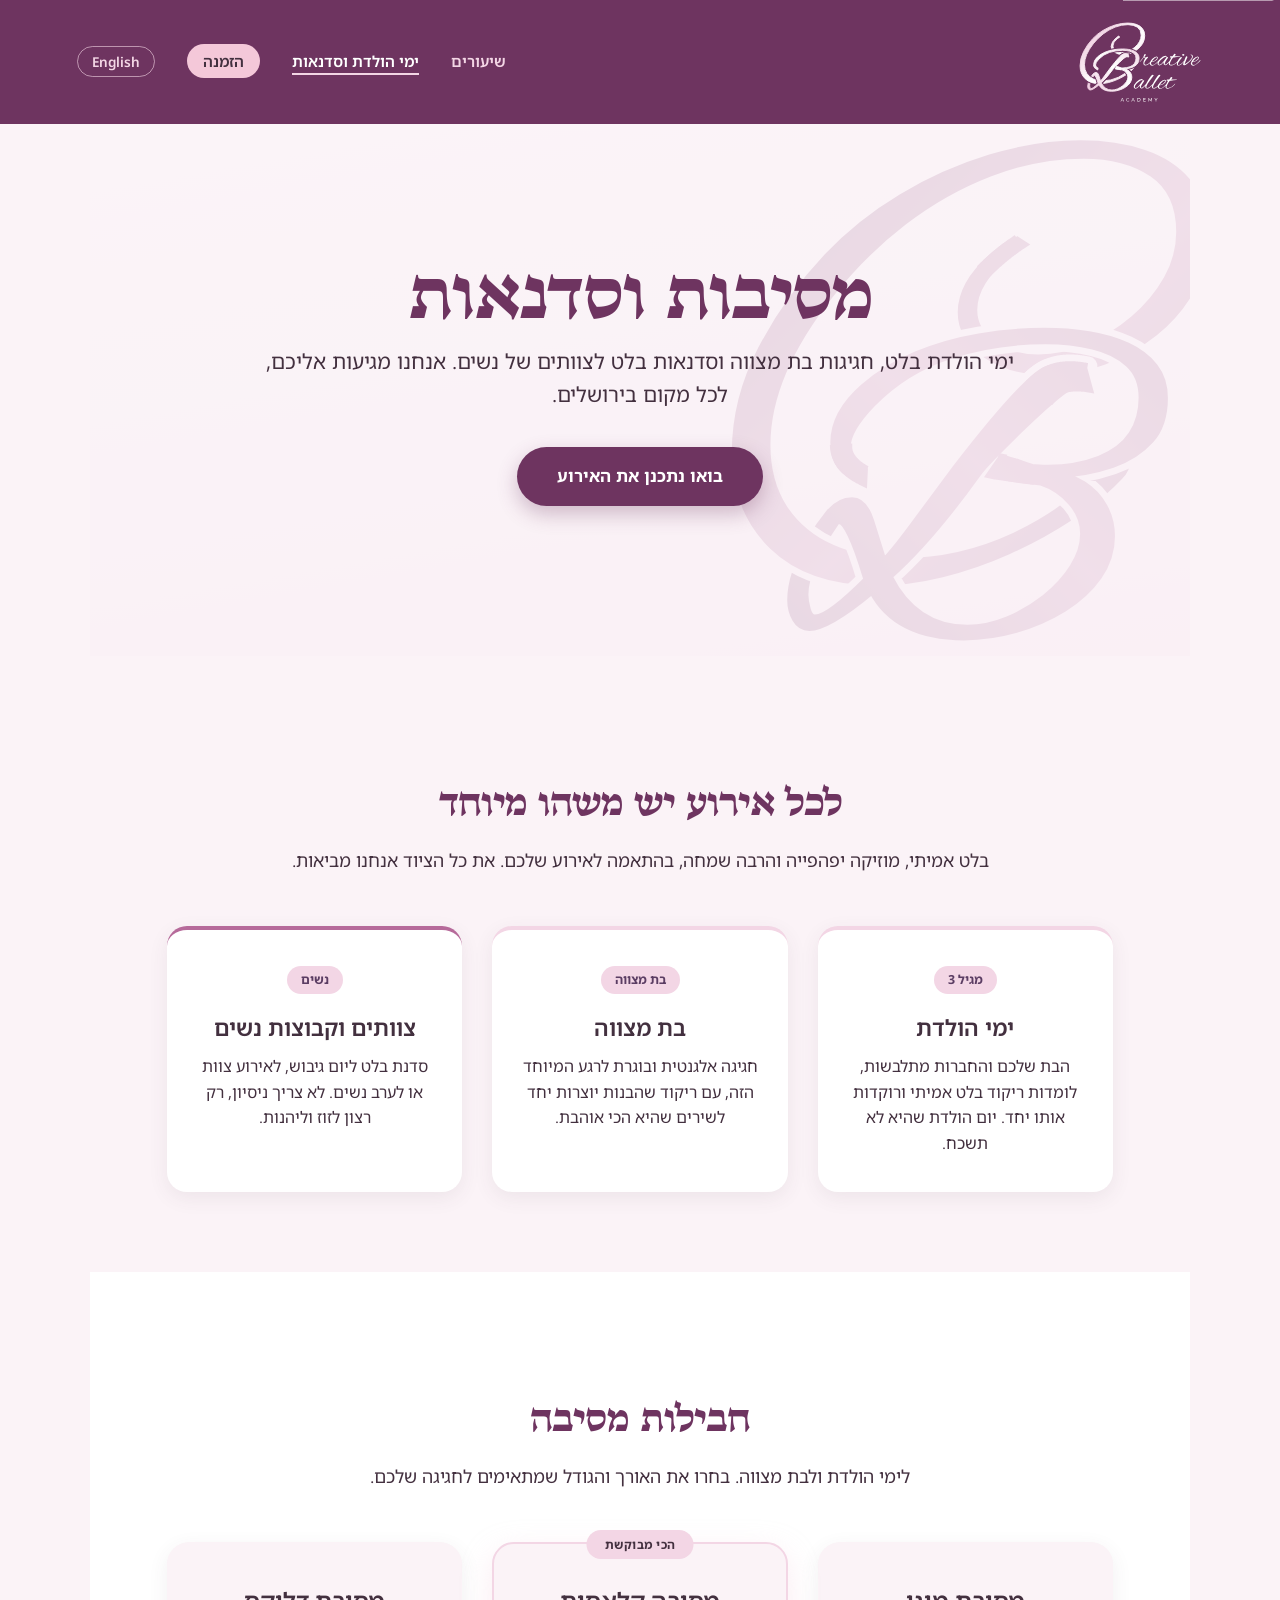
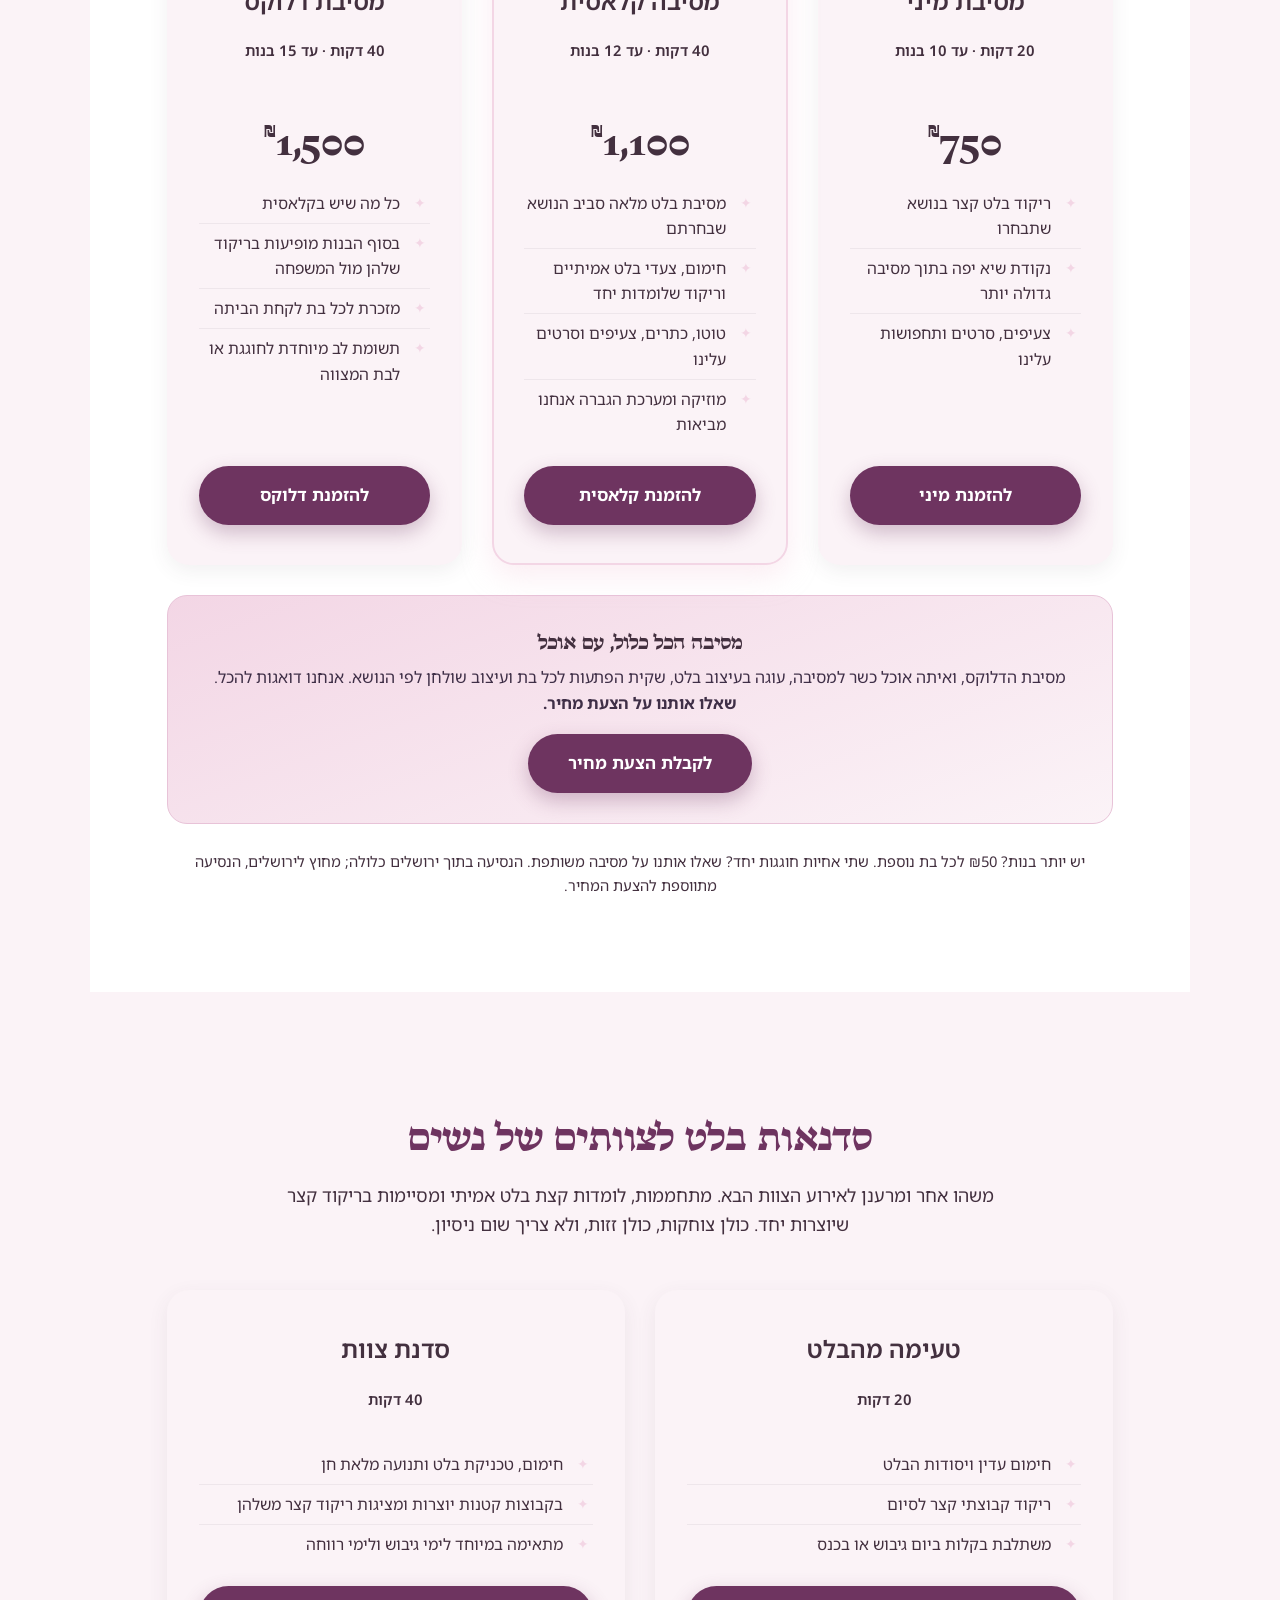
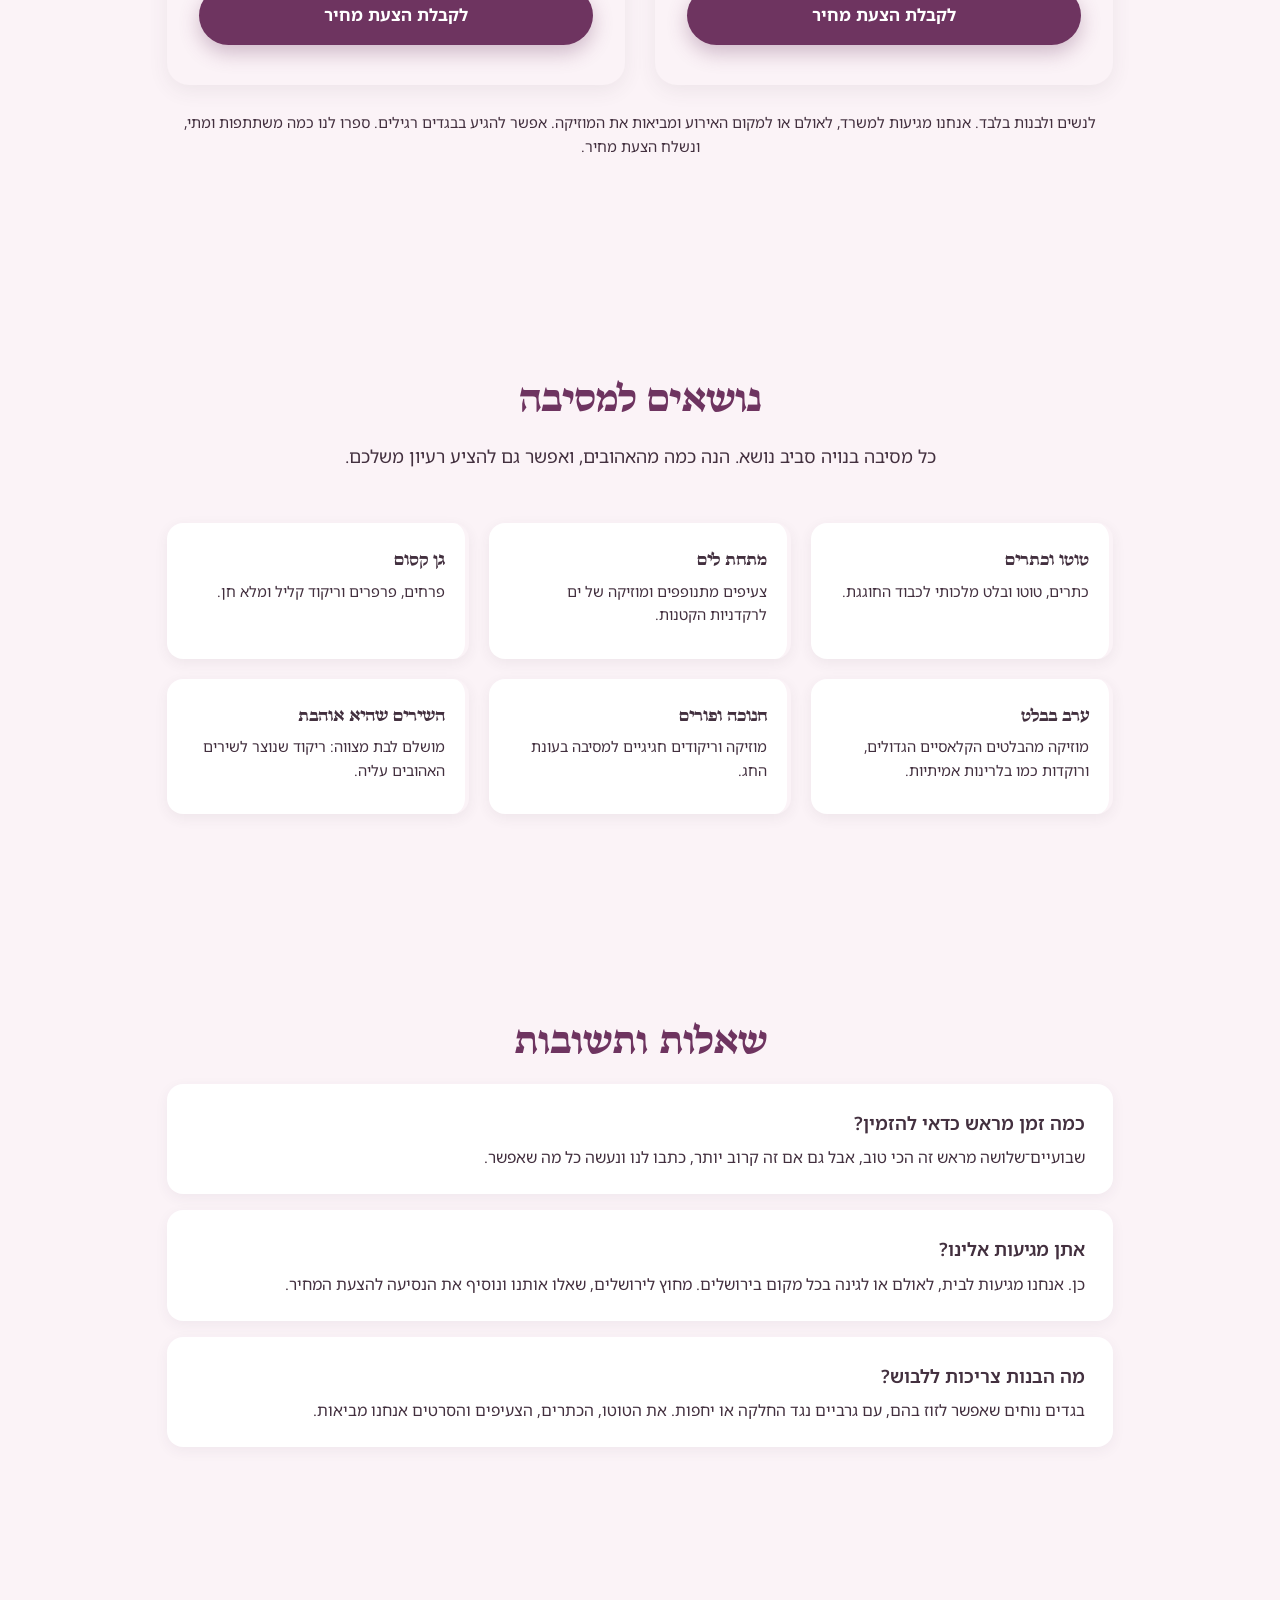
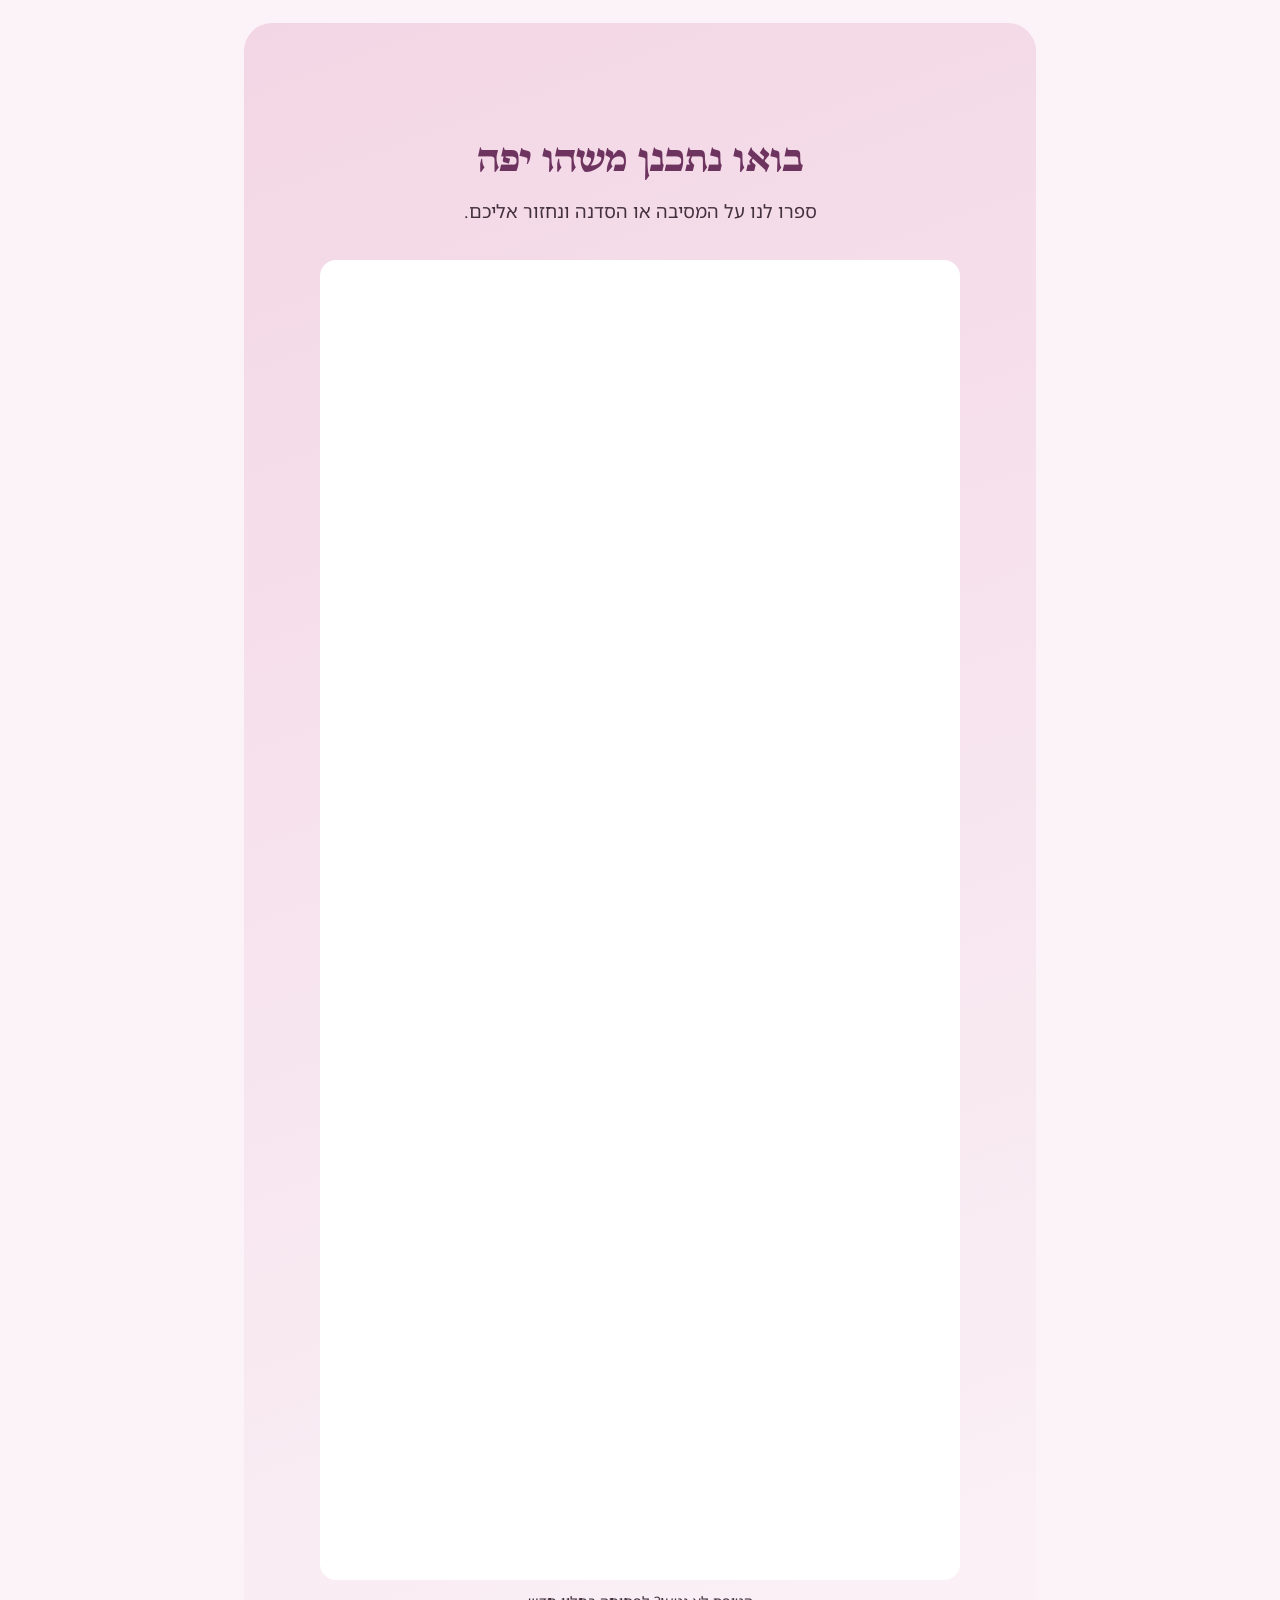
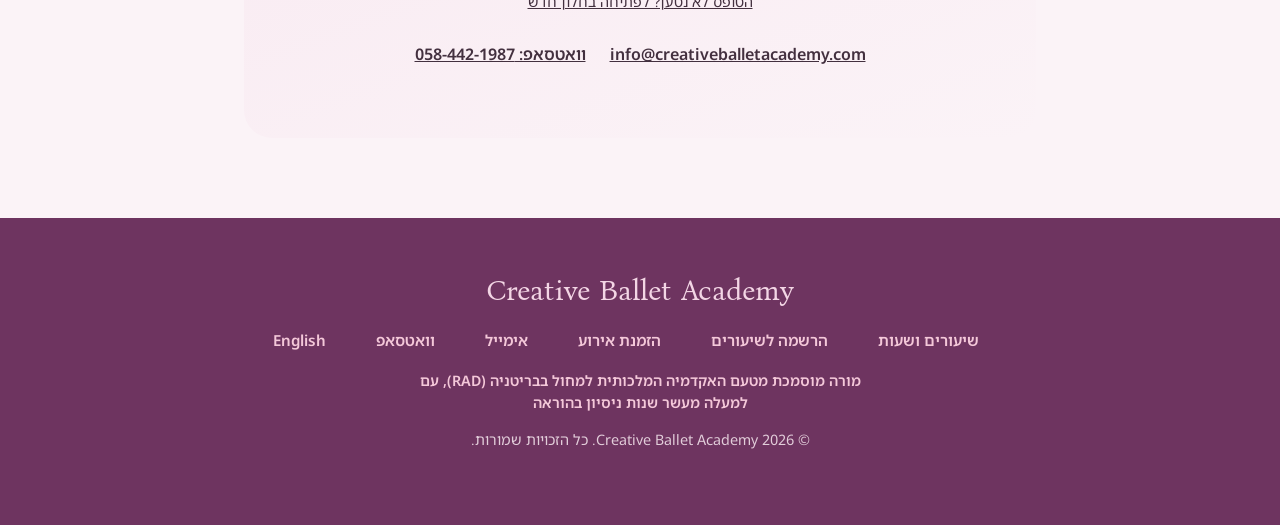
<file: he/workshops/index.html>
<!DOCTYPE html>
<html lang="he" dir="rtl">
<head>
<meta charset="UTF-8">
<meta name="viewport" content="width=device-width, initial-scale=1.0">
<title>ימי הולדת בלט, בת מצווה וסדנאות לצוותים בירושלים | Creative Ballet Academy – בלט יצירתי בירושלים</title>
<meta name="description" content="ימי הולדת בלט ובת מצווה בירושלים, וסדנאות בלט לצוותים ולקבוצות של נשים. אנחנו מגיעות אליכם.">

<!-- Open Graph -->
<meta property="og:title" content="ימי הולדת בלט, בת מצווה וסדנאות לצוותים בירושלים">
<meta property="og:description" content="ימי הולדת בלט ובת מצווה בירושלים, וסדנאות בלט לצוותים ולקבוצות של נשים. אנחנו מגיעות אליכם.">
<meta property="og:type" content="website">
<meta property="og:url" content="https://creativeballetacademy.com/he/workshops/">
<meta property="og:image" content="https://creativeballetacademy.com/assets/og-image-he.jpg">
<meta property="og:image:width" content="1200">
<meta property="og:image:height" content="630">
<meta name="twitter:card" content="summary_large_image">
<meta property="og:locale" content="he_IL">
<meta property="og:locale:alternate" content="en_IL">

<!-- hreflang -->
<link rel="canonical" href="https://creativeballetacademy.com/he/workshops/">
<link rel="alternate" hreflang="en" href="https://creativeballetacademy.com/workshops/">
<link rel="alternate" hreflang="he" href="https://creativeballetacademy.com/he/workshops/">
<link rel="alternate" hreflang="x-default" href="https://creativeballetacademy.com/workshops/">

<!-- Structured Data -->
<script type="application/ld+json">
{
  "@context": "https://schema.org",
  "@type": "Service",
  "serviceType": "ימי הולדת בלט, חגיגות בת מצווה וסדנאות בלט לצוותי נשים",
  "provider": {
    "@type": "EducationalOrganization",
    "additionalType": "https://schema.org/DanceSchool",
    "name": "Creative Ballet Academy",
    "url": "https://creativeballetacademy.com",
    "email": "info@creativeballetacademy.com"
  },
  "areaServed": [
    {
      "@type": "Place",
      "name": "ירושלים"
    }
  ],
  "hasOfferCatalog": {
    "@type": "OfferCatalog",
    "name": "Party Packages",
    "itemListElement": [
      {
        "@type": "Offer",
        "name": "מסיבת מיני",
        "price": "750",
        "priceCurrency": "ILS"
      },
      {
        "@type": "Offer",
        "name": "מסיבה קלאסית",
        "price": "1100",
        "priceCurrency": "ILS"
      },
      {
        "@type": "Offer",
        "name": "מסיבת דלוקס",
        "price": "1500",
        "priceCurrency": "ILS"
      }
    ]
  }
}
</script>
<script type="application/ld+json">
{
  "@context": "https://schema.org",
  "@type": "FAQPage",
  "mainEntity": [
    {
      "@type": "Question",
      "name": "כמה זמן מראש כדאי להזמין?",
      "acceptedAnswer": {
        "@type": "Answer",
        "text": "שבועיים־שלושה מראש זה הכי טוב, אבל גם אם זה קרוב יותר, כתבו לנו ונעשה כל מה שאפשר."
      }
    },
    {
      "@type": "Question",
      "name": "אתן מגיעות אלינו?",
      "acceptedAnswer": {
        "@type": "Answer",
        "text": "כן. אנחנו מגיעות לבית, לאולם או לגינה בכל מקום בירושלים. מחוץ לירושלים, שאלו אותנו ונוסיף את הנסיעה להצעת המחיר."
      }
    },
    {
      "@type": "Question",
      "name": "מה הבנות צריכות ללבוש?",
      "acceptedAnswer": {
        "@type": "Answer",
        "text": "בגדים נוחים שאפשר לזוז בהם, עם גרביים נגד החלקה או יחפות. את הטוטו, הכתרים, הצעיפים והסרטים אנחנו מביאות."
      }
    }
  ]
}
</script>

<link rel="icon" type="image/svg+xml" href="/assets/icon.svg?v=3">
<link rel="icon" href="/favicon.ico?v=3" sizes="any">
<link rel="icon" type="image/png" sizes="32x32" href="/assets/favicon-32.png?v=3">
<link rel="icon" type="image/png" sizes="192x192" href="/assets/icon-192.png?v=2">
<link rel="apple-touch-icon" href="/assets/apple-touch-icon.png?v=2">
<link rel="manifest" href="/site.webmanifest">
<meta name="theme-color" content="#6E3460">
<link href="/assets/fonts/fonts-brand.css" rel="stylesheet">
<style>
  :root {
    --sky-blue: #A4C8E1;
    --misty-white: #FDF3F6;
    --petal-pink: #F4C8D9;
    --lavender: #E0C3E8;
    --mint: #A5E1DA;
    --lilac: #D6C6E9;
    --text-dark: #43303F;
    --text-body: #5A4E5C;
  }

  * { box-sizing: border-box; }
  html { scroll-behavior: smooth; }
  body {
    margin: 0;
    font-family: 'Noto Sans Hebrew', 'Montserrat', sans-serif;
    color: var(--text-body);
    background: var(--misty-white);
    line-height: 1.6;
  }
  a { color: inherit; }

  .skip-link {
    position: absolute; inset-inline-start: 0; transform: translateY(-100%); top: 0;
    background: #fff; color: var(--text-dark);
    padding: 12px 20px; z-index: 1000; border-end-start-radius: 8px;
  }
  .skip-link:focus { transform: none; }

  header {
    display: flex; align-items: center; justify-content: space-between;
    padding: 20px 6vw; background: var(--text-dark);
    position: sticky; top: 0; z-index: 100;
  }
  .brand { display: flex; align-items: center; gap: 14px; text-decoration: none; }
  .brand img { height: 48px; width: auto; }
  .brand-name {
    font-family: 'Alex Brush', cursive; font-weight: 400;
    font-size: 2rem; color: #f4c8d9; line-height: 1;
  }
  nav a {
    text-decoration: none; color: #f4c8d9; font-weight: 600;
    margin-inline-start: 28px; font-size: 0.95rem;
  }
  nav a:hover, nav a:focus { color: #fff; }
  nav a[aria-current="page"] { color: #fff; border-bottom: 2px solid var(--petal-pink); padding-bottom: 2px; }
  .lang-switch {
    margin-inline-start: 28px; padding: 5px 14px;
    border: 1px solid rgba(244,198,217,0.6); border-radius: 999px;
    font-size: 0.85rem !important;
  }
  .lang-switch:hover, .lang-switch:focus { border-color: #fff; background: rgba(255,255,255,0.08); }

  .hero {
    position: relative; text-align: center;
    padding: 130px 6vw 150px;
    background-image: linear-gradient(160deg, rgba(164,200,225,0.55) 0%, rgba(240,244,248,0.72) 55%, rgba(244,200,217,0.6) 100%);
    background-size: cover; background-position: center 30%;
    overflow: hidden; width: 100%;
  }
  .hero h1 {
    font-family: 'Bona Nova', serif; font-weight: 700;
    font-size: clamp(2.6rem, 7vw, 4.6rem);
    color: var(--text-dark); margin: 0 0 10px; line-height: 1.1;
    text-shadow: 0 2px 18px rgba(255,255,255,0.7);
  }
  .hero .subhead {
    font-family: 'Bona Nova', serif;
    font-size: clamp(1.15rem, 2.6vw, 1.6rem); color: #33475a;
    margin: 0 auto 36px; max-width: 760px;
    text-shadow: 0 1px 10px rgba(255,255,255,0.6);
  }

  .hero-cta {
    display: inline-block; background: #6E3460; color: #fff;
    text-decoration: none; font-weight: 700; padding: 16px 40px;
    border-radius: 999px; font-size: 1.05rem;
    box-shadow: 0 8px 20px rgba(138,74,118,0.35);
    transition: transform 0.2s ease, box-shadow 0.2s ease;
  }
  .hero-cta:hover, .hero-cta:focus {
    transform: translateY(-2px);
    box-shadow: 0 10px 26px rgba(138,74,118,0.45);
    background: #7a3f68;
  }

  section { padding: 80px 6vw; max-width: 1100px; margin: 0 auto; }
  h2 {
    font-family: 'Bona Nova', serif; font-weight: 700;
    color: var(--text-dark); text-align: center;
    font-size: clamp(1.8rem, 4vw, 2.6rem); margin-bottom: 12px;
  }
  .section-intro { text-align: center; max-width: 720px; margin: 0 auto 52px; font-size: 1.12rem; }

  .audience-grid {
    display: grid; grid-template-columns: repeat(auto-fit, minmax(280px, 1fr)); gap: 30px;
  }
  .audience-card {
    background: #fff; border-radius: 20px; padding: 36px 30px;
    text-align: center; box-shadow: 0 6px 20px rgba(74,59,77,0.08);
    border-top: 4px solid var(--petal-pink);
  }
  .audience-card:nth-child(2) { border-top-color: var(--lavender); }
  .audience-card:nth-child(3) { border-top-color: var(--mint); }
  .audience-card h3 {
    font-family: 'Bona Nova', serif; color: var(--text-dark);
    font-size: 1.4rem; margin: 0 0 8px;
  }
  .audience-card .aud-age {
    display: inline-block; background: var(--lilac); color: #5b3d63;
    font-size: 0.78rem; font-weight: 700; padding: 4px 14px;
    border-radius: 999px; margin-bottom: 16px;
  }
  .audience-card p { margin: 0; font-size: 1rem; }

  .pricing { background: #fff; }
  .pricing-grid {
    display: grid; grid-template-columns: repeat(auto-fit, minmax(280px, 1fr));
    gap: 30px; align-items: stretch;
  }
  .price-card {
    background: var(--misty-white); border-radius: 22px; padding: 38px 30px;
    text-align: center; box-shadow: 0 6px 20px rgba(74,59,77,0.08);
    display: flex; flex-direction: column; border: 2px solid transparent;
  }
  .price-card.featured {
    border-color: var(--petal-pink);
    box-shadow: 0 10px 30px rgba(244,200,217,0.35);
    position: relative;
  }
  .featured-badge {
    position: absolute; top: -14px; right: 50%; transform: translateX(50%);
    background: var(--petal-pink); color: var(--text-dark);
    font-size: 0.75rem; font-weight: 700; letter-spacing: 0.5px;
    padding: 5px 18px; border-radius: 999px;
  }
  .price-card h3 {
    font-family: 'Bona Nova', serif; color: var(--text-dark);
    font-size: 1.5rem; margin: 0 0 4px;
  }
  .price-card .duration { font-size: 0.92rem; color: var(--text-body); font-weight: 600; margin-bottom: 16px; }
  .price-card .price {
    font-family: 'Bona Nova', serif; font-weight: 700;
    font-size: 2.6rem; color: var(--text-dark); line-height: 1; margin-bottom: 4px;
  }
  .price-card .price .cur { font-size: 1.3rem; vertical-align: top; }
  .price-card .launch {
    display: inline-block; background: var(--mint); color: #2c5a54;
    font-size: 0.8rem; font-weight: 700; padding: 4px 14px;
    border-radius: 999px; margin: 6px 0 4px;
  }
  .price-card .launch s { opacity: 0.6; font-weight: 600; }
  .price-card ul {
    list-style: none; padding: 0; margin: 18px 0 22px; text-align: start; flex-grow: 1;
  }
  .price-card ul li {
    padding-block: 7px; padding-inline: 30px 0; position: relative; font-size: 0.98rem;
    border-bottom: 1px solid rgba(74,59,77,0.07);
  }
  .price-card ul li:last-child { border-bottom: none; }
  .price-card ul li::before {
    content: "✦"; position: absolute; inset-inline-start: 4px; color: var(--petal-pink); font-size: 0.9rem;
  }
  .price-card .card-cta { margin-top: auto; }
  #teams .pricing-grid.teams-grid { grid-template-columns: 1fr !important; }
  @media (min-width: 700px) { #teams .pricing-grid.teams-grid { grid-template-columns: repeat(2, 1fr) !important; } }
  .price-note { text-align: center; font-size: 0.92rem; margin-top: 26px; color: var(--text-body); }

  .tabs { max-width: 900px; margin: 0 auto; }
  .tab-buttons {
    display: flex; justify-content: center; gap: 12px; flex-wrap: wrap; margin-bottom: 36px;
  }
  .tab-btn {
    border: 2px solid var(--lavender); background: #fff; color: var(--text-dark);
    font-family: 'Noto Sans Hebrew', sans-serif; font-weight: 700; font-size: 1rem;
    padding: 12px 26px; border-radius: 999px; cursor: pointer;
    transition: all 0.2s ease;
  }
  .tab-btn:hover { background: var(--lavender); }
  .tab-btn.active { background: var(--text-dark); color: #f4c8d9; border-color: var(--text-dark); }
  .tab-panel { display: none; }
  .tab-panel.active { display: block; animation: fadeIn 0.35s ease; }
  @keyframes fadeIn { from { opacity: 0; transform: translateY(8px); } to { opacity: 1; transform: translateY(0); } }
  .theme-grid {
    display: grid; grid-template-columns: repeat(auto-fill, minmax(240px, 1fr)); gap: 20px;
  }
  .theme-card {
    background: #fff; border-radius: 16px; padding: 22px 20px;
    box-shadow: 0 4px 14px rgba(74,59,77,0.07);
    border-inline-start: 4px solid var(--sky-blue);
  }
  .theme-card h4 {
    font-family: 'Bona Nova', serif; color: var(--text-dark);
    font-size: 1.12rem; margin: 0 0 6px;
  }
  .theme-card p { margin: 0 0 10px; font-size: 0.92rem; }
  .theme-card .activities { font-size: 0.85rem; color: var(--text-body); }
  .theme-card .activities strong { color: var(--text-dark); font-weight: 600; }

  .addons { background: #fff; }
  .addon-grid {
    display: grid; grid-template-columns: repeat(auto-fit, minmax(220px, 1fr)); gap: 22px;
  }
  .addon-card {
    background: var(--misty-white); border-radius: 16px; padding: 26px 22px; text-align: center;
  }
  .addon-card h4 {
    font-family: 'Bona Nova', serif; color: var(--text-dark);
    font-size: 1.15rem; margin: 0 0 6px;
  }
  .addon-card .addon-price { font-weight: 700; color: #6E3460; font-size: 1.05rem; margin-bottom: 8px; }
  .addon-card p { margin: 0; font-size: 0.9rem; }
  .bundle-banner {
    margin-top: 34px; background: linear-gradient(160deg, var(--lavender) 0%, var(--sky-blue) 100%);
    border-radius: 20px; padding: 30px 28px; text-align: center;
  }
  .bundle-banner h4 { font-family: 'Bona Nova', serif; color: var(--text-dark); font-size: 1.3rem; margin: 0 0 6px; }
  .bundle-banner p { margin: 0; color: #3f2f47; }
  .bundle-banner.allin { margin-top: 30px; text-align: center; background: linear-gradient(160deg, #F3D6E5 0%, #FBF3F7 100%); border: 1px solid #E8C3D8; }
  .bundle-banner.allin .card-cta { display: inline-block; margin-top: 18px; }

  .ideas-grid { display: grid; grid-template-columns: repeat(3, 1fr); gap: 20px; }
  .idea-block {
    background: #fff; border: 1px solid #ecd7e4; border-radius: 18px; padding: 24px 24px;
  }
  .idea-block h4 { font-family: 'Bona Nova', serif; color: var(--text-dark); font-size: 1.15rem; margin: 0 0 12px; }
  .idea-block ul { margin: 0; padding-inline-start: 20px; color: var(--text-dark); }
  .idea-block li { font-size: 0.95rem; margin-bottom: 7px; line-height: 1.4; }
  @media (max-width: 760px) { .ideas-grid { grid-template-columns: 1fr; } }

  .faq-item {
    background: #fff; border-radius: 16px; padding: 24px 28px; margin-bottom: 16px;
    box-shadow: 0 4px 14px rgba(74,59,77,0.06);
  }
  .faq-item h3 {
    font-family: 'Bona Nova', serif; color: var(--text-dark);
    font-size: 1.15rem; margin: 0 0 8px;
  }
  .faq-item p { margin: 0; font-size: 0.98rem; }

  .cta-section {
    text-align: center;
    background: linear-gradient(160deg, var(--lavender) 0%, var(--sky-blue) 100%);
    border-radius: 28px; margin: 0 6vw; max-width: 1100px; padding: 70px 6vw;
  }
  .cta-section h2 {
    font-family: 'Bona Nova', serif; font-weight: 700;
    font-size: clamp(2rem, 5vw, 3rem); margin-bottom: 6px;
  }
  .cta-section p { font-size: 1.15rem; max-width: 560px; margin: 0 auto 34px; color: #3f2f47; }

  .contact-form {
    display: grid; grid-template-columns: repeat(2, 1fr); gap: 20px;
    max-width: 640px; margin: 0 auto; text-align: start;
  }
  .form-row-full { grid-column: 1 / -1; }
  .contact-form label {
    display: block; font-weight: 600; color: var(--text-dark);
    margin-bottom: 6px; font-size: 0.95rem;
  }
  .contact-form input, .contact-form select, .contact-form textarea {
    width: 100%; padding: 12px 14px; border-radius: 10px;
    border: 1px solid #d9c3d3; font-family: 'Noto Sans Hebrew', sans-serif;
    font-size: 1rem; background: #fff; color: var(--text-dark);
  }
  .contact-form input:focus, .contact-form select:focus, .contact-form textarea:focus {
    outline: 3px solid var(--petal-pink); outline-offset: 1px;
  }
  .contact-submit { grid-column: 1 / -1; border: none; cursor: pointer; justify-self: center; margin-top: 6px; }
  @media (max-width: 600px) { .contact-form { grid-template-columns: 1fr; } }

  footer {
    text-align: center; padding: 50px 6vw 60px;
    background: var(--text-dark); color: #f0e6f2;
  }
  footer .footer-tagline {
    font-family: 'Bona Nova', serif; font-size: 1.8rem; margin: 0 0 14px; color: #f4c8d9;
  }
  footer .footer-meta { font-size: 0.9rem; opacity: 0.85; }

  @media (max-width: 640px) {
    header { padding: 16px 5vw; }
    nav a { margin-inline-start: 14px; font-size: 0.82rem; }
    section { padding: 60px 5vw; }
  }
</style>
<link href="/assets/site.css" rel="stylesheet">
<link href="/assets/brand.css" rel="stylesheet">
</head>
<body>

<a class="skip-link" href="#main-content">דלגי לתוכן הראשי</a>

<header>
  <a class="brand" href="/he/" aria-label="דף הבית של Creative Ballet Academy">
    <img class="brand-logo" src="/assets/logo-white.svg" alt="Creative Ballet Academy – בלט יצירתי בירושלים" width="127" height="84">
  </a>
  <nav aria-label="ניווט ראשי">
    <a href="/he/#programs" class="nav-hide-mobile">שיעורים</a>
    <a href="/he/workshops/" class="nav-hide-mobile" aria-current="page">ימי הולדת וסדנאות</a>
    <a href="#book" class="nav-cta">הזמנה</a>
    <a href="/workshops/" class="lang-switch" id="lang-switch" lang="en" hreflang="en">English</a>
  </nav>
</header>

<main id="main-content">

  <section class="hero" id="top">
    <h1>מסיבות וסדנאות</h1>
    <p class="subhead">ימי הולדת בלט, חגיגות בת מצווה וסדנאות בלט לצוותים של נשים. אנחנו מגיעות אליכם, לכל מקום בירושלים.</p>
    <a class="hero-cta" href="#book">בואו נתכנן את האירוע</a>
  </section>

  <section aria-labelledby="who-heading">
    <h2 id="who-heading">לכל אירוע יש משהו מיוחד</h2>
    <p class="section-intro">בלט אמיתי, מוזיקה יפהפייה והרבה שמחה, בהתאמה לאירוע שלכם. את כל הציוד אנחנו מביאות.</p>
    <div class="audience-grid">
      <div class="audience-card">
        <span class="aud-age">מגיל 3</span>
        <h3>ימי הולדת</h3>
        <p>הבת שלכם והחברות מתלבשות, לומדות ריקוד בלט אמיתי ורוקדות אותו יחד. יום הולדת שהיא לא תשכח.</p>
      </div>
      <div class="audience-card">
        <span class="aud-age">בת מצווה</span>
        <h3>בת מצווה</h3>
        <p>חגיגה אלגנטית ובוגרת לרגע המיוחד הזה, עם ריקוד שהבנות יוצרות יחד לשירים שהיא הכי אוהבת.</p>
      </div>
      <div class="audience-card">
        <span class="aud-age">נשים</span>
        <h3>צוותים וקבוצות נשים</h3>
        <p>סדנת בלט ליום גיבוש, לאירוע צוות או לערב נשים. לא צריך ניסיון, רק רצון לזוז וליהנות.</p>
      </div>
    </div>
  </section>

  <section class="pricing" id="packages" aria-labelledby="packages-heading">
    <h2 id="packages-heading">חבילות מסיבה</h2>
    <p class="section-intro">לימי הולדת ולבת מצווה. בחרו את האורך והגודל שמתאימים לחגיגה שלכם.</p>
    <div class="pricing-grid">

      <div class="price-card">
        <h3>מסיבת מיני</h3>
        <p class="duration">20 דקות · עד 10 בנות</p>
        <p class="price"><span class="cur">₪</span>750</p>
        <ul>
          <li>ריקוד בלט קצר בנושא שתבחרו</li>
          <li>נקודת שיא יפה בתוך מסיבה גדולה יותר</li>
          <li>צעיפים, סרטים ותחפושות עלינו</li>
        </ul>
        <a class="hero-cta card-cta" href="#book">להזמנת מיני</a>
      </div>

      <div class="price-card featured">
        <span class="featured-badge">הכי מבוקשת</span>
        <h3>מסיבה קלאסית</h3>
        <p class="duration">40 דקות · עד 12 בנות</p>
        <p class="price"><span class="cur">₪</span>1,100</p>
        <ul>
          <li>מסיבת בלט מלאה סביב הנושא שבחרתם</li>
          <li>חימום, צעדי בלט אמיתיים וריקוד שלומדות יחד</li>
          <li>טוטו, כתרים, צעיפים וסרטים עלינו</li>
          <li>מוזיקה ומערכת הגברה אנחנו מביאות</li>
        </ul>
        <a class="hero-cta card-cta" href="#book">להזמנת קלאסית</a>
      </div>

      <div class="price-card">
        <h3>מסיבת דלוקס</h3>
        <p class="duration">40 דקות · עד 15 בנות</p>
        <p class="price"><span class="cur">₪</span>1,500</p>
        <ul>
          <li>כל מה שיש בקלאסית</li>
          <li>בסוף הבנות מופיעות בריקוד שלהן מול המשפחה</li>
          <li>מזכרת לכל בת לקחת הביתה</li>
          <li>תשומת לב מיוחדת לחוגגת או לבת המצווה</li>
        </ul>
        <a class="hero-cta card-cta" href="#book">להזמנת דלוקס</a>
      </div>

    </div>
    <div class="bundle-banner allin">
      <h4>מסיבה הכל כלול, עם אוכל</h4>
      <p>מסיבת הדלוקס, ואיתה אוכל כשר למסיבה, עוגה בעיצוב בלט, שקית הפתעות לכל בת ועיצוב שולחן לפי הנושא. אנחנו דואגות להכל. <strong>שאלו אותנו על הצעת מחיר.</strong></p>
      <a class="hero-cta card-cta" href="#book">לקבלת הצעת מחיר</a>
    </div>
    <p class="price-note">יש יותר בנות? ₪50 לכל בת נוספת. שתי אחיות חוגגות יחד? שאלו אותנו על מסיבה משותפת. הנסיעה בתוך ירושלים כלולה; מחוץ לירושלים, הנסיעה מתווספת להצעת המחיר.</p>
  </section>

  <section id="teams" aria-labelledby="teams-heading">
    <h2 id="teams-heading">סדנאות בלט לצוותים של נשים</h2>
    <p class="section-intro">משהו אחר ומרענן לאירוע הצוות הבא. מתחממות, לומדות קצת בלט אמיתי ומסיימות בריקוד קצר שיוצרות יחד. כולן צוחקות, כולן זזות, ולא צריך שום ניסיון.</p>
    <div class="pricing-grid teams-grid">
      <div class="price-card">
        <h3>טעימה מהבלט</h3>
        <p class="duration">20 דקות</p>
        <ul>
          <li>חימום עדין ויסודות הבלט</li>
          <li>ריקוד קבוצתי קצר לסיום</li>
          <li>משתלבת בקלות ביום גיבוש או בכנס</li>
        </ul>
        <a class="hero-cta card-cta" href="#book">לקבלת הצעת מחיר</a>
      </div>
      <div class="price-card">
        <h3>סדנת צוות</h3>
        <p class="duration">40 דקות</p>
        <ul>
          <li>חימום, טכניקת בלט ותנועה מלאת חן</li>
          <li>בקבוצות קטנות יוצרות ומציגות ריקוד קצר משלהן</li>
          <li>מתאימה במיוחד לימי גיבוש ולימי רווחה</li>
        </ul>
        <a class="hero-cta card-cta" href="#book">לקבלת הצעת מחיר</a>
      </div>
    </div>
    <p class="price-note">לנשים ולבנות בלבד. אנחנו מגיעות למשרד, לאולם או למקום האירוע ומביאות את המוזיקה. אפשר להגיע בבגדים רגילים. ספרו לנו כמה משתתפות ומתי, ונשלח הצעת מחיר.</p>
  </section>

  <section aria-labelledby="themes-heading">
    <h2 id="themes-heading">נושאים למסיבה</h2>
    <p class="section-intro">כל מסיבה בנויה סביב נושא. הנה כמה מהאהובים, ואפשר גם להציע רעיון משלכם.</p>
    <div class="theme-grid">
      <div class="theme-card"><h4>טוטו וכתרים</h4><p>כתרים, טוטו ובלט מלכותי לכבוד החוגגת.</p></div>
      <div class="theme-card"><h4>מתחת לים</h4><p>צעיפים מתנופפים ומוזיקה של ים לרקדניות הקטנות.</p></div>
      <div class="theme-card"><h4>גן קסום</h4><p>פרחים, פרפרים וריקוד קליל ומלא חן.</p></div>
      <div class="theme-card"><h4>ערב בבלט</h4><p>מוזיקה מהבלטים הקלאסיים הגדולים, ורוקדות כמו בלרינות אמיתיות.</p></div>
      <div class="theme-card"><h4>חנוכה ופורים</h4><p>מוזיקה וריקודים חגיגיים למסיבה בעונת החג.</p></div>
      <div class="theme-card"><h4>השירים שהיא אוהבת</h4><p>מושלם לבת מצווה: ריקוד שנוצר לשירים האהובים עליה.</p></div>
    </div>
  </section>

  <section aria-labelledby="faq-heading">
    <h2 id="faq-heading">שאלות ותשובות</h2>
    <div class="faq-item"><h3>כמה זמן מראש כדאי להזמין?</h3><p>שבועיים־שלושה מראש זה הכי טוב, אבל גם אם זה קרוב יותר, כתבו לנו ונעשה כל מה שאפשר.</p></div>
    <div class="faq-item"><h3>אתן מגיעות אלינו?</h3><p>כן. אנחנו מגיעות לבית, לאולם או לגינה בכל מקום בירושלים. מחוץ לירושלים, שאלו אותנו ונוסיף את הנסיעה להצעת המחיר.</p></div>
    <div class="faq-item"><h3>מה הבנות צריכות ללבוש?</h3><p>בגדים נוחים שאפשר לזוז בהם, עם גרביים נגד החלקה או יחפות. את הטוטו, הכתרים, הצעיפים והסרטים אנחנו מביאות.</p></div>
  </section>

  <section id="book" aria-labelledby="book-heading" class="join-section">
    <div class="cta-section">
      <h2 id="book-heading">בואו נתכנן משהו יפה</h2>
      <p>ספרו לנו על המסיבה או הסדנה ונחזור אליכם.</p>
      <div class="opal-form" data-form="parties" data-lang="he" data-title="Creative Ballet Academy – טופס פנייה לאירועים">
        <noscript><a class="hero-cta" href="https://creativeballet.opalswift.com/f/parties?src=website&amp;lang=he">פתיחת הטופס</a></noscript>
      </div>
      <div class="contact-options">
        <a href="mailto:info@creativeballetacademy.com">info@creativeballetacademy.com</a>
        <a href="https://wa.me/972584421987">וואטסאפ: <span dir="ltr">058-442-1987</span></a>
      </div>
    </div>
  </section>

</main>

<footer>
  <p class="footer-tagline">Creative Ballet Academy</p>
  <nav class="footer-links" aria-label="קישורים">
    <a href="/he/#programs">שיעורים ושעות</a>
    <a href="/he/#join">הרשמה לשיעורים</a>
    <a href="#book">הזמנת אירוע</a>
    <a href="mailto:info@creativeballetacademy.com">אימייל</a>
    <a href="https://wa.me/972584421987">וואטסאפ</a>
    <a href="/workshops/" lang="en" hreflang="en">English</a>
  </nav>
  <div class="rad-badge">
    <span>מורה מוסמכת מטעם האקדמיה המלכותית למחול בבריטניה (<span dir="ltr">RAD</span>), עם למעלה מעשר שנות ניסיון בהוראה</span>
  </div>
  <p class="footer-meta">© 2026 Creative Ballet Academy. כל הזכויות שמורות.</p>
</footer>


<script src="/assets/site.js" defer></script>

</body>
</html>
</file>
<file: assets/fonts/fonts-brand.css>
/* latin-ext */
@font-face {
  font-family: 'Alex Brush';
  font-style: normal;
  font-weight: 400;
  font-display: swap;
  src: url(/assets/fonts/fd937801400c.woff2) format('woff2');
  unicode-range: U+0100-02BA, U+02BD-02C5, U+02C7-02CC, U+02CE-02D7, U+02DD-02FF, U+0304, U+0308, U+0329, U+1D00-1DBF, U+1E00-1E9F, U+1EF2-1EFF, U+2020, U+20A0-20AB, U+20AD-20C4, U+2113, U+2C60-2C7F, U+A720-A7FF;
}
/* latin */
@font-face {
  font-family: 'Alex Brush';
  font-style: normal;
  font-weight: 400;
  font-display: swap;
  src: url(/assets/fonts/83f5fea81402.woff2) format('woff2');
  unicode-range: U+0000-00FF, U+0131, U+0152-0153, U+02BB-02BC, U+02C6, U+02DA, U+02DC, U+0304, U+0308, U+0329, U+2000-206F, U+20AC, U+2122, U+2191, U+2193, U+2212, U+2215, U+FEFF, U+FFFD;
}
/* hebrew */
@font-face {
  font-family: 'Bona Nova';
  font-style: normal;
  font-weight: 400;
  font-display: swap;
  src: url(/assets/fonts/e8160ad459dc.woff2) format('woff2');
  unicode-range: U+0307-0308, U+0590-05FF, U+200C-2010, U+20AA, U+25CC, U+FB1D-FB4F;
}
/* latin-ext */
@font-face {
  font-family: 'Bona Nova';
  font-style: normal;
  font-weight: 400;
  font-display: swap;
  src: url(/assets/fonts/16b8432a7cd8.woff2) format('woff2');
  unicode-range: U+0100-02BA, U+02BD-02C5, U+02C7-02CC, U+02CE-02D7, U+02DD-02FF, U+0304, U+0308, U+0329, U+1D00-1DBF, U+1E00-1E9F, U+1EF2-1EFF, U+2020, U+20A0-20AB, U+20AD-20C4, U+2113, U+2C60-2C7F, U+A720-A7FF;
}
/* latin */
@font-face {
  font-family: 'Bona Nova';
  font-style: normal;
  font-weight: 400;
  font-display: swap;
  src: url(/assets/fonts/774d4f5f66f9.woff2) format('woff2');
  unicode-range: U+0000-00FF, U+0131, U+0152-0153, U+02BB-02BC, U+02C6, U+02DA, U+02DC, U+0304, U+0308, U+0329, U+2000-206F, U+20AC, U+2122, U+2191, U+2193, U+2212, U+2215, U+FEFF, U+FFFD;
}
/* hebrew */
@font-face {
  font-family: 'Bona Nova';
  font-style: normal;
  font-weight: 700;
  font-display: swap;
  src: url(/assets/fonts/3c183c12df22.woff2) format('woff2');
  unicode-range: U+0307-0308, U+0590-05FF, U+200C-2010, U+20AA, U+25CC, U+FB1D-FB4F;
}
/* latin-ext */
@font-face {
  font-family: 'Bona Nova';
  font-style: normal;
  font-weight: 700;
  font-display: swap;
  src: url(/assets/fonts/c016a151df11.woff2) format('woff2');
  unicode-range: U+0100-02BA, U+02BD-02C5, U+02C7-02CC, U+02CE-02D7, U+02DD-02FF, U+0304, U+0308, U+0329, U+1D00-1DBF, U+1E00-1E9F, U+1EF2-1EFF, U+2020, U+20A0-20AB, U+20AD-20C4, U+2113, U+2C60-2C7F, U+A720-A7FF;
}
/* latin */
@font-face {
  font-family: 'Bona Nova';
  font-style: normal;
  font-weight: 700;
  font-display: swap;
  src: url(/assets/fonts/341724c201b8.woff2) format('woff2');
  unicode-range: U+0000-00FF, U+0131, U+0152-0153, U+02BB-02BC, U+02C6, U+02DA, U+02DC, U+0304, U+0308, U+0329, U+2000-206F, U+20AC, U+2122, U+2191, U+2193, U+2212, U+2215, U+FEFF, U+FFFD;
}
/* latin-ext */
@font-face {
  font-family: 'Montserrat';
  font-style: normal;
  font-weight: 400;
  font-display: swap;
  src: url(/assets/fonts/a63797c1e1c1.woff2) format('woff2');
  unicode-range: U+0100-02BA, U+02BD-02C5, U+02C7-02CC, U+02CE-02D7, U+02DD-02FF, U+0304, U+0308, U+0329, U+1D00-1DBF, U+1E00-1E9F, U+1EF2-1EFF, U+2020, U+20A0-20AB, U+20AD-20C4, U+2113, U+2C60-2C7F, U+A720-A7FF;
}
/* latin */
@font-face {
  font-family: 'Montserrat';
  font-style: normal;
  font-weight: 400;
  font-display: swap;
  src: url(/assets/fonts/a5ec54920b58.woff2) format('woff2');
  unicode-range: U+0000-00FF, U+0131, U+0152-0153, U+02BB-02BC, U+02C6, U+02DA, U+02DC, U+0304, U+0308, U+0329, U+2000-206F, U+20AC, U+2122, U+2191, U+2193, U+2212, U+2215, U+FEFF, U+FFFD;
}
/* latin-ext */
@font-face {
  font-family: 'Montserrat';
  font-style: normal;
  font-weight: 500;
  font-display: swap;
  src: url(/assets/fonts/a63797c1e1c1.woff2) format('woff2');
  unicode-range: U+0100-02BA, U+02BD-02C5, U+02C7-02CC, U+02CE-02D7, U+02DD-02FF, U+0304, U+0308, U+0329, U+1D00-1DBF, U+1E00-1E9F, U+1EF2-1EFF, U+2020, U+20A0-20AB, U+20AD-20C4, U+2113, U+2C60-2C7F, U+A720-A7FF;
}
/* latin */
@font-face {
  font-family: 'Montserrat';
  font-style: normal;
  font-weight: 500;
  font-display: swap;
  src: url(/assets/fonts/a5ec54920b58.woff2) format('woff2');
  unicode-range: U+0000-00FF, U+0131, U+0152-0153, U+02BB-02BC, U+02C6, U+02DA, U+02DC, U+0304, U+0308, U+0329, U+2000-206F, U+20AC, U+2122, U+2191, U+2193, U+2212, U+2215, U+FEFF, U+FFFD;
}
/* latin-ext */
@font-face {
  font-family: 'Montserrat';
  font-style: normal;
  font-weight: 600;
  font-display: swap;
  src: url(/assets/fonts/a63797c1e1c1.woff2) format('woff2');
  unicode-range: U+0100-02BA, U+02BD-02C5, U+02C7-02CC, U+02CE-02D7, U+02DD-02FF, U+0304, U+0308, U+0329, U+1D00-1DBF, U+1E00-1E9F, U+1EF2-1EFF, U+2020, U+20A0-20AB, U+20AD-20C4, U+2113, U+2C60-2C7F, U+A720-A7FF;
}
/* latin */
@font-face {
  font-family: 'Montserrat';
  font-style: normal;
  font-weight: 600;
  font-display: swap;
  src: url(/assets/fonts/a5ec54920b58.woff2) format('woff2');
  unicode-range: U+0000-00FF, U+0131, U+0152-0153, U+02BB-02BC, U+02C6, U+02DA, U+02DC, U+0304, U+0308, U+0329, U+2000-206F, U+20AC, U+2122, U+2191, U+2193, U+2212, U+2215, U+FEFF, U+FFFD;
}
/* latin-ext */
@font-face {
  font-family: 'Montserrat';
  font-style: normal;
  font-weight: 700;
  font-display: swap;
  src: url(/assets/fonts/a63797c1e1c1.woff2) format('woff2');
  unicode-range: U+0100-02BA, U+02BD-02C5, U+02C7-02CC, U+02CE-02D7, U+02DD-02FF, U+0304, U+0308, U+0329, U+1D00-1DBF, U+1E00-1E9F, U+1EF2-1EFF, U+2020, U+20A0-20AB, U+20AD-20C4, U+2113, U+2C60-2C7F, U+A720-A7FF;
}
/* latin */
@font-face {
  font-family: 'Montserrat';
  font-style: normal;
  font-weight: 700;
  font-display: swap;
  src: url(/assets/fonts/a5ec54920b58.woff2) format('woff2');
  unicode-range: U+0000-00FF, U+0131, U+0152-0153, U+02BB-02BC, U+02C6, U+02DA, U+02DC, U+0304, U+0308, U+0329, U+2000-206F, U+20AC, U+2122, U+2191, U+2193, U+2212, U+2215, U+FEFF, U+FFFD;
}
/* hebrew */
@font-face {
  font-family: 'Noto Sans Hebrew';
  font-style: normal;
  font-weight: 400;
  font-stretch: 100%;
  font-display: swap;
  src: url(/assets/fonts/eb0d2a20d4e4.woff2) format('woff2');
  unicode-range: U+0307-0308, U+0590-05FF, U+200C-2010, U+20AA, U+25CC, U+FB1D-FB4F;
}
/* latin-ext */
@font-face {
  font-family: 'Noto Sans Hebrew';
  font-style: normal;
  font-weight: 400;
  font-stretch: 100%;
  font-display: swap;
  src: url(/assets/fonts/d33041eb184a.woff2) format('woff2');
  unicode-range: U+0100-02BA, U+02BD-02C5, U+02C7-02CC, U+02CE-02D7, U+02DD-02FF, U+0304, U+0308, U+0329, U+1D00-1DBF, U+1E00-1E9F, U+1EF2-1EFF, U+2020, U+20A0-20AB, U+20AD-20C4, U+2113, U+2C60-2C7F, U+A720-A7FF;
}
/* latin */
@font-face {
  font-family: 'Noto Sans Hebrew';
  font-style: normal;
  font-weight: 400;
  font-stretch: 100%;
  font-display: swap;
  src: url(/assets/fonts/f814ea407b14.woff2) format('woff2');
  unicode-range: U+0000-00FF, U+0131, U+0152-0153, U+02BB-02BC, U+02C6, U+02DA, U+02DC, U+0304, U+0308, U+0329, U+2000-206F, U+20AC, U+2122, U+2191, U+2193, U+2212, U+2215, U+FEFF, U+FFFD;
}
/* hebrew */
@font-face {
  font-family: 'Noto Sans Hebrew';
  font-style: normal;
  font-weight: 500;
  font-stretch: 100%;
  font-display: swap;
  src: url(/assets/fonts/eb0d2a20d4e4.woff2) format('woff2');
  unicode-range: U+0307-0308, U+0590-05FF, U+200C-2010, U+20AA, U+25CC, U+FB1D-FB4F;
}
/* latin-ext */
@font-face {
  font-family: 'Noto Sans Hebrew';
  font-style: normal;
  font-weight: 500;
  font-stretch: 100%;
  font-display: swap;
  src: url(/assets/fonts/d33041eb184a.woff2) format('woff2');
  unicode-range: U+0100-02BA, U+02BD-02C5, U+02C7-02CC, U+02CE-02D7, U+02DD-02FF, U+0304, U+0308, U+0329, U+1D00-1DBF, U+1E00-1E9F, U+1EF2-1EFF, U+2020, U+20A0-20AB, U+20AD-20C4, U+2113, U+2C60-2C7F, U+A720-A7FF;
}
/* latin */
@font-face {
  font-family: 'Noto Sans Hebrew';
  font-style: normal;
  font-weight: 500;
  font-stretch: 100%;
  font-display: swap;
  src: url(/assets/fonts/f814ea407b14.woff2) format('woff2');
  unicode-range: U+0000-00FF, U+0131, U+0152-0153, U+02BB-02BC, U+02C6, U+02DA, U+02DC, U+0304, U+0308, U+0329, U+2000-206F, U+20AC, U+2122, U+2191, U+2193, U+2212, U+2215, U+FEFF, U+FFFD;
}
/* hebrew */
@font-face {
  font-family: 'Noto Sans Hebrew';
  font-style: normal;
  font-weight: 600;
  font-stretch: 100%;
  font-display: swap;
  src: url(/assets/fonts/eb0d2a20d4e4.woff2) format('woff2');
  unicode-range: U+0307-0308, U+0590-05FF, U+200C-2010, U+20AA, U+25CC, U+FB1D-FB4F;
}
/* latin-ext */
@font-face {
  font-family: 'Noto Sans Hebrew';
  font-style: normal;
  font-weight: 600;
  font-stretch: 100%;
  font-display: swap;
  src: url(/assets/fonts/d33041eb184a.woff2) format('woff2');
  unicode-range: U+0100-02BA, U+02BD-02C5, U+02C7-02CC, U+02CE-02D7, U+02DD-02FF, U+0304, U+0308, U+0329, U+1D00-1DBF, U+1E00-1E9F, U+1EF2-1EFF, U+2020, U+20A0-20AB, U+20AD-20C4, U+2113, U+2C60-2C7F, U+A720-A7FF;
}
/* latin */
@font-face {
  font-family: 'Noto Sans Hebrew';
  font-style: normal;
  font-weight: 600;
  font-stretch: 100%;
  font-display: swap;
  src: url(/assets/fonts/f814ea407b14.woff2) format('woff2');
  unicode-range: U+0000-00FF, U+0131, U+0152-0153, U+02BB-02BC, U+02C6, U+02DA, U+02DC, U+0304, U+0308, U+0329, U+2000-206F, U+20AC, U+2122, U+2191, U+2193, U+2212, U+2215, U+FEFF, U+FFFD;
}
/* hebrew */
@font-face {
  font-family: 'Noto Sans Hebrew';
  font-style: normal;
  font-weight: 700;
  font-stretch: 100%;
  font-display: swap;
  src: url(/assets/fonts/eb0d2a20d4e4.woff2) format('woff2');
  unicode-range: U+0307-0308, U+0590-05FF, U+200C-2010, U+20AA, U+25CC, U+FB1D-FB4F;
}
/* latin-ext */
@font-face {
  font-family: 'Noto Sans Hebrew';
  font-style: normal;
  font-weight: 700;
  font-stretch: 100%;
  font-display: swap;
  src: url(/assets/fonts/d33041eb184a.woff2) format('woff2');
  unicode-range: U+0100-02BA, U+02BD-02C5, U+02C7-02CC, U+02CE-02D7, U+02DD-02FF, U+0304, U+0308, U+0329, U+1D00-1DBF, U+1E00-1E9F, U+1EF2-1EFF, U+2020, U+20A0-20AB, U+20AD-20C4, U+2113, U+2C60-2C7F, U+A720-A7FF;
}
/* latin */
@font-face {
  font-family: 'Noto Sans Hebrew';
  font-style: normal;
  font-weight: 700;
  font-stretch: 100%;
  font-display: swap;
  src: url(/assets/fonts/f814ea407b14.woff2) format('woff2');
  unicode-range: U+0000-00FF, U+0131, U+0152-0153, U+02BB-02BC, U+02C6, U+02DA, U+02DC, U+0304, U+0308, U+0329, U+2000-206F, U+20AC, U+2122, U+2191, U+2193, U+2212, U+2215, U+FEFF, U+FFFD;
}
</file>
<file: assets/site.css>
/* Creative Ballet Academy: shared additions on top of each page's own styles. */

/* Header "Enroll" button */
nav a.nav-cta {
  background: #f4c8d9;
  color: #43303F;
  padding: 7px 16px;
  border-radius: 999px;
}
nav a.nav-cta:hover, nav a.nav-cta:focus { background: #fff; color: #43303F; }

/* Small line above the hero title */
.hero-badge {
  display: inline-block;
  background: rgba(255,255,255,0.75);
  color: #5b3d63;
  font-weight: 700;
  font-size: 0.9rem;
  padding: 6px 16px;
  border-radius: 999px;
  margin: 0 0 22px;
}

.hero-actions {
  display: flex;
  flex-wrap: wrap;
  gap: 14px;
  justify-content: center;
  align-items: center;
}

.btn-outline {
  display: inline-block;
  background: #fff;
  color: #43303F;
  text-decoration: none;
  font-weight: 700;
  padding: 14px 30px;
  border-radius: 999px;
  border: 2px solid #6E3460;
  font-size: 1rem;
}
.btn-outline:hover, .btn-outline:focus { background: #fdf3f6; }

/* "How it works" steps */
.steps {
  display: grid;
  grid-template-columns: repeat(auto-fit, minmax(220px, 1fr));
  gap: 24px;
  list-style: none;
  padding: 0;
  margin: 0;
  counter-reset: step;
}
.steps li {
  background: #fff;
  border-radius: 18px;
  padding: 28px 24px;
  box-shadow: 0 6px 20px rgba(74,59,77,0.08);
  counter-increment: step;
}
.steps li::before {
  content: counter(step);
  display: inline-flex;
  align-items: center;
  justify-content: center;
  width: 36px;
  height: 36px;
  border-radius: 50%;
  background: #E0C3E8;
  color: #43303F;
  font-weight: 700;
  margin-bottom: 12px;
}
.steps h3 { margin: 0 0 8px; color: #43303F; font-size: 1.15rem; }
.steps p { margin: 0; }

/* Contact options under the form */
.contact-options {
  display: flex;
  flex-wrap: wrap;
  gap: 12px 24px;
  justify-content: center;
  margin-top: 28px;
  font-weight: 600;
}
.contact-options a { color: #43303F; }

.cta-section .form-hint { font-size: 0.85rem; opacity: 0.85; margin: 6px 0 0; max-width: none; text-align: start; }
.contact-submit { font-family: inherit; }

.contact-form select {
  width: 100%;
  padding: 12px 14px;
  border-radius: 10px;
  border: 1px solid #d9c3d3;
  font: inherit;
  background: #fff;
  color: #43303F;
}

.cta-section .form-status { margin: 12px 0 0; max-width: none; font-size: 0.95rem; grid-column: 1 / -1; text-align: center; }
.form-status.ok { color: #2f5e3d; }
.form-status.error { color: #a4373a; }
.status-whatsapp { font-weight: 700; color: #1f6b45; }

/* Footer links */
.footer-links {
  display: flex;
  flex-wrap: wrap;
  gap: 10px 22px;
  justify-content: center;
  margin: 0 0 18px;
}
.footer-links a { color: #f4c8d9; text-decoration: none; font-weight: 600; }
.footer-links a:hover, .footer-links a:focus { color: #fff; text-decoration: underline; }

/* WhatsApp button, bottom corner */
.whatsapp-float {
  position: fixed;
  bottom: 18px;
  inset-inline-end: 18px;
  z-index: 90;
  display: flex;
  align-items: center;
  gap: 8px;
  background: #1f7a4d;
  color: #fff;
  text-decoration: none;
  font-weight: 700;
  padding: 12px 18px;
  border-radius: 999px;
  box-shadow: 0 6px 18px rgba(0,0,0,0.2);
}
.whatsapp-float:hover, .whatsapp-float:focus { background: #176340; }
.whatsapp-float svg { width: 22px; height: 22px; flex: none; }

/* Phones: a slimmer header that keeps "Enroll" and the language button */
@media (max-width: 760px) {
  header { padding: 10px 4vw !important; gap: 10px; }
  .brand { gap: 8px; }
  .brand img { height: 36px; width: 36px; }
  .brand-name { font-size: 1.35rem !important; }
  nav { display: flex; align-items: center; gap: 8px; flex-wrap: nowrap; }
  nav a { margin: 0 !important; font-size: 0.85rem !important; white-space: nowrap; }
  nav a.nav-hide-mobile { display: none; }
  .lang-switch { padding: 4px 10px !important; }
  .hero { padding-top: 64px !important; padding-bottom: 72px !important; }
  .whatsapp-float span { display: none; }
  .whatsapp-float { padding: 12px; }
}
@media (max-width: 380px) {
  .brand-name { display: none; }
}

/* Keep section titles clear of the sticky header when jumping to them */
section[id] { scroll-margin-top: 84px; }

/* Monthly prices */
.prices { max-width: 640px; margin: 40px auto 0; background: #fdf3f6; border-radius: 18px; padding: 28px 24px; }
.prices h3 { font-family: 'Montserrat', 'Noto Sans Hebrew', sans-serif; color: #43303F; text-align: center; margin: 0 0 16px; font-size: 1.35rem; }
.prices table { width: 100%; border-collapse: collapse; margin-bottom: 16px; }
.prices th, .prices td { padding: 10px 8px; border-bottom: 1px solid #ecd9e4; text-align: start; }
.prices thead th { font-size: 0.85rem; color: #5b3d63; }
.prices tbody th { font-weight: 600; color: #43303F; }
.prices strong { color: #6E3460; }
.prices p { margin: 6px 0 0; }

.contact-form label.check { display: flex; gap: 10px; align-items: flex-start; font-weight: 600; cursor: pointer; }
.contact-form label.check input { width: 20px; height: 20px; margin-top: 3px; flex: none; accent-color: #6E3460; }

/* FAQ (home pages) */
.faq { max-width: 820px; }
.faq details.faq-item { background: #fff; border-radius: 16px; margin-bottom: 12px; box-shadow: 0 4px 14px rgba(74,59,77,0.06); }
.faq summary { cursor: pointer; padding: 18px 24px; font-weight: 700; color: #43303F; font-size: 1.05rem; list-style: none; position: relative; padding-inline-end: 48px; }
.faq summary::-webkit-details-marker { display: none; }
.faq summary::after { content: "+"; position: absolute; inset-inline-end: 22px; top: 14px; font-size: 1.5rem; color: #6E3460; }
.faq details[open] summary::after { content: "–"; }
.faq details p { margin: 0; padding: 0 24px 20px; }

/* OpalSwift form, embedded */
.opal-form { max-width: 640px; margin: 28px auto 0; }
.opal-form iframe { display: block; width: 100%; height: 1320px; border: 0; border-radius: 16px; background: #fff; }
.cta-section .opal-form-open { display: inline-block; margin-top: 10px; font-size: 0.9rem; color: #43303F; }
@media (max-width: 600px) { .opal-form iframe { height: 1600px; } }
@media (max-width: 400px) { .opal-form iframe { height: 1750px; } }

/* "Other ages" under the timetable */
.other-ages { max-width: 640px; margin: 24px auto 0; text-align: center; }
.other-ages summary { display: inline-block; cursor: pointer; font-weight: 700; color: #6E3460; padding: 8px 18px; border: 2px solid #E0C3E8; border-radius: 999px; list-style: none; }
.other-ages summary::-webkit-details-marker { display: none; }
.other-ages[open] summary { background: #fdf3f6; }
.other-ages p { margin: 14px 0 0; }

/* RAD teacher line in the footer */
.rad-badge { display: flex; flex-direction: column; align-items: center; gap: 6px; margin: 0 0 12px; font-size: 0.9rem; font-weight: 600; color: #f4c8d9; text-align: center; }
.rad-badge > span { max-width: 32em; line-height: 1.5; }

/* Balanced tile grids: never leave a lone tile on its own row */
.program-list, .steps { grid-template-columns: 1fr !important; }
@media (min-width: 560px) { .program-list, .steps { grid-template-columns: repeat(2, 1fr) !important; } }
@media (min-width: 1200px) { .program-list, .steps { grid-template-columns: repeat(4, 1fr) !important; } }
.why-grid, .audience-grid, .pricing-grid, .theme-grid { grid-template-columns: 1fr !important; }
@media (min-width: 900px) { .why-grid, .audience-grid, .pricing-grid, .theme-grid { grid-template-columns: repeat(3, 1fr) !important; } }
/* 7 add-ons: wrap and centre the last row */
.addon-grid { display: flex !important; flex-wrap: wrap; justify-content: center; }
.addon-grid > * { flex: 0 1 240px; }

/* Header logo (final artwork, white name for the dark header) */
.brand img.brand-logo { height: 72px; width: auto; }
@media (max-width: 760px) { .brand img.brand-logo { height: 52px; width: auto; } }

/* Repeated "Get notified when classes start" buttons between sections */
.cta-strip { text-align: center; margin: 36px auto 0; }
.cta-strip .hero-cta { display: inline-block; }
.cta-strip p { margin: 10px auto 0; font-size: 0.92rem; opacity: 0.8; max-width: none; }
.footer-cta { margin: 14px 0 18px; }
.footer-cta .hero-cta { display: inline-block; }
footer .footer-cta .hero-cta { background: #f4c8d9; color: #43303F; }
footer .footer-cta .hero-cta:hover, footer .footer-cta .hero-cta:focus { background: #fff; color: #43303F; }
.opal-form { scroll-margin-top: 110px; }

/* Class cards: centred rows, so 5 classes sit as 3 + 2 (or 2 + 2 + 1), never a lone card off to one side. */
.program-list { display: flex !important; flex-wrap: wrap; justify-content: center; gap: 24px; }
.program-list > .program-card { flex: 0 1 260px; }
@media (max-width: 559px) { .program-list > .program-card { flex-basis: 100%; } }

/* H1: the brand, then the search words, on one heading */
.hero h1 .h1-brand { display: block; }
.hero h1 .h1-keywords {
  display: block;
  margin-top: 6px;
  font-family: 'Montserrat', 'Noto Sans Hebrew', sans-serif;
  font-size: clamp(0.95rem, 2.4vw, 1.2rem);
  font-weight: 600;
  letter-spacing: 0.04em;
  line-height: 1.4;
}
html[lang="he"] .hero h1 .h1-keywords { font-family: 'Noto Sans Hebrew', sans-serif; letter-spacing: 0; }

/* Mini Ballet (ages 3–5), its own section after the Wednesday classes */
.mini-ballet { text-align: center; }
.mini-ballet .mini-points { font-weight: 600; color: #7B3B6B; letter-spacing: 0.02em; }
.mini-ballet .mini-places { display: grid; gap: 16px; max-width: 860px; margin: 20px auto 0; }
@media (min-width: 720px) { .mini-ballet .mini-places { grid-template-columns: 1fr 1fr; } }
.mini-ballet .mini-place { background: #FBF3F7; border: 2px solid #F3D6E5; border-radius: 16px; padding: 18px; }
.mini-ballet .mini-place h3 { margin: 0; font-size: 1.1rem; color: #6E3460; }
.mini-ballet .mini-place p { margin: 8px 0 0; }
.mini-ballet .mini-where { font-size: 0.95rem; color: #43303F; }
.mini-ballet .mini-full { display: inline-block; font-weight: 700; color: #6E3460; background: #F3D6E5; border-radius: 999px; padding: 3px 12px; font-size: 0.9rem; }
.mini-ballet a[dir="ltr"] { font-weight: 700; white-space: nowrap; }
.mini-ballet .mini-times { display: flex; justify-content: center; gap: 14px; margin: 22px auto 0; flex-wrap: wrap; }
.mini-ballet .mini-time { display: flex; flex-direction: column; align-items: center; min-width: 150px; padding: 14px 18px; border-radius: 16px; background: #6E3460; color: #fff; }
.mini-ballet .mini-time strong { font-size: 1.5rem; line-height: 1.2; }
.mini-ballet .mini-time span { font-size: 0.95rem; }
.mini-ballet .mini-time span + span { opacity: 0.85; font-size: 0.85rem; }
.mini-ballet .mini-same { margin: 10px 0 0; font-size: 0.85rem; letter-spacing: 0.08em; text-transform: uppercase; color: #7B3B6B; }
.mini-ballet .mini-place { display: flex; flex-direction: column; align-items: center; }
.mini-ballet .mini-place > p:last-child { margin-top: auto; padding-top: 8px; }

/* Enrol button on each class card (enrolment opens 1 December) */
.program-card .enrol-link {
  display: inline-block;
  margin-top: 12px;
  padding: 8px 22px;
  border-radius: 999px;
  background: #6E3460;
  color: #fff;
  font-weight: 600;
  text-decoration: none;
}
.program-card .enrol-link:hover, .program-card .enrol-link:focus-visible { background: #4A3B4D; }
</file>
<file: assets/brand.css>
/* Creative Ballet Academy brand (brief of 19 Nov 2026). Loaded last on every page, so it
   overrides the older colours and fonts in each page and in site.css.
   Plum #6E3460 · deep plum #4E2445 · ribbon plum #7B3B6B · ribbon highlight #B66A9A ·
   dark text #43303F · blush #F3D6E5 · soft blush #FBF3F7.
   Fonts: Alex Brush (English headings), Montserrat (body), Noto Sans Hebrew (Hebrew body),
   Bona Nova (Hebrew headings). */
:root {
  --plum: #6E3460;
  --deep-plum: #4E2445;
  --ribbon-plum: #7B3B6B;
  --ribbon-highlight: #B66A9A;
  --blush: #F3D6E5;
  --soft-blush: #FBF3F7;
  --text-dark: #43303F;
  --text-body: #43303F;
  --misty-white: #FBF3F7;
  --petal-pink: #F3D6E5;
  --lavender: #F3D6E5;
  --lilac: #F3D6E5;
  --sky-blue: #FBF3F7;
  --mint: #B66A9A;
}

body { font-family: 'Montserrat', sans-serif; color: var(--text-body); background: var(--soft-blush); }
html[lang="he"] body { font-family: 'Noto Sans Hebrew', 'Montserrat', sans-serif; }
input, textarea, select, button { font-family: inherit; }

/* Header and footer: plum, with the white logo */
header, footer { background: var(--plum); }
nav a, .brand-name { color: var(--blush); }
.lang-switch { border-color: rgba(243,214,229,0.6); }
.brand img.brand-logo { height: 84px; width: auto; }
@media (max-width: 760px) { .brand img.brand-logo { height: 60px; } }
footer { color: #F7E9F0; }
footer .footer-tagline { color: var(--blush); }

/* Hero: soft blush with a faint satin CB monogram */
.hero {
  background-color: var(--soft-blush);
  background-image:
    url(/assets/monogram-satin.svg),
    linear-gradient(170deg, #FFFFFF 0%, var(--soft-blush) 55%, var(--blush) 140%);
  background-repeat: no-repeat, no-repeat;
  background-size: min(560px, 80vw) auto, cover;
  background-position: right -60px center, center;
}
.hero::before {
  /* keeps the monogram faint: a soft veil over the background image only */
  content: ""; position: absolute; inset: 0; background: rgba(251,243,247,0.86); pointer-events: none;
}
.hero > * { position: relative; }
.hero h1, .hero h1 .h1-brand { color: var(--plum); text-shadow: none; }
.hero .tagline {
  font-family: 'Montserrat', sans-serif; font-style: normal; font-weight: 600;
  text-transform: uppercase; letter-spacing: 0.32em; font-size: clamp(0.85rem, 1.6vw, 1.05rem);
  color: var(--plum); text-shadow: none;
}
.hero .subhead { font-family: inherit; font-style: normal; color: var(--text-dark); text-shadow: none; font-size: clamp(1.05rem, 2vw, 1.3rem); }
.hero-badge { color: var(--deep-plum); }

/* Headings: Alex Brush for section titles, Montserrat for card titles */
h2 { font-family: 'Alex Brush', cursive; font-weight: 400; color: var(--plum); font-size: clamp(2.4rem, 5.5vw, 3.4rem); }
h3, .why-card h3, .program-card h3, .prices h3 { font-family: 'Montserrat', sans-serif; font-weight: 600; color: var(--deep-plum); }
html[lang="he"] h2, html[lang="he"] .cta-section h2 { font-family: 'Bona Nova', serif; font-weight: 700; font-size: clamp(1.8rem, 4vw, 2.5rem); }
html[lang="he"] h3, html[lang="he"] .why-card h3, html[lang="he"] .program-card h3, html[lang="he"] .prices h3 { font-family: 'Noto Sans Hebrew', sans-serif; }
html[lang="he"] .hero .tagline, html[lang="he"] .hero h1 .h1-keywords { font-family: 'Bona Nova', serif; letter-spacing: 0.08em; text-transform: none; }
html[lang="he"] .hero .tagline { font-size: clamp(1.1rem, 2.2vw, 1.4rem); }

/* Buttons and accents */
.hero-cta { background: var(--plum); box-shadow: 0 8px 20px rgba(110,52,96,0.3); }
.hero-cta:hover, .hero-cta:focus { background: var(--deep-plum); box-shadow: 0 10px 26px rgba(78,36,69,0.4); }
.btn-outline { color: var(--plum); border-color: var(--plum); }
.why-card { border-top-color: var(--ribbon-highlight); box-shadow: 0 6px 20px rgba(67,48,63,0.08); }
.why-card:nth-child(2) { border-top-color: var(--plum); }
.why-card:nth-child(3) { border-top-color: var(--blush); }
.program-card .age { background: var(--blush); color: var(--deep-plum); }
.cta-section { background: linear-gradient(160deg, var(--blush) 0%, var(--soft-blush) 100%); }
.cta-section p { color: var(--text-dark); }
.contact-form input:focus, .contact-form textarea:focus { outline-color: var(--ribbon-highlight); }
summary { color: var(--deep-plum); }


/* Lists inside FAQ answers (e.g. what to wear) */
.faq details ul { margin: 0; padding: 0 24px 14px; padding-inline-start: 46px; }
.faq details ul li { margin: 2px 0; }
.faq details p:has(+ ul), .faq details p:has(+ p) { padding-bottom: 8px; }
</file>
<file: assets/hero-video.css>
/* Hero background: a sunlit studio with long chiffon scarves floating (8-second muted loop,
   no people). A soft blush veil keeps the heading and buttons easy to read.
   The video only plays when the device allows motion; otherwise the still image shows.
   Files: /assets/video/studio-scarves.{webm,mp4,jpg} */
.hero { isolation: isolate; }
.hero > .hero-media { position: absolute; inset: 0; z-index: 0; overflow: hidden; pointer-events: none; }
.hero-video {
  width: 100%; height: 100%; object-fit: cover; object-position: center 40%;
  display: block; background: #F3E3D6 url(/assets/video/studio-scarves.jpg) center 40% / cover no-repeat;
}
/* The veil sits between the video and the text: stronger in the middle behind the words,
   lighter towards the edges so the scarves still show. Replaces the old monogram veil. */
.hero::before {
  z-index: 1;
  background:
    radial-gradient(ellipse 62% 58% at 50% 52%, rgba(251,243,247,0.86) 0%, rgba(251,243,247,0.72) 55%, rgba(251,243,247,0.34) 100%);
}
.hero > *:not(.hero-media) { position: relative; z-index: 2; }
.hero { background-image: none; background-color: #F3E3D6; }

@media (max-width: 640px) {
  /* on a phone the words fill most of the hero: a more even veil */
  .hero::before { background: rgba(251,243,247,0.66); }
  .hero-video { object-position: 62% 40%; }
}
@media print { .hero > .hero-media { display: none; } }
</file>
